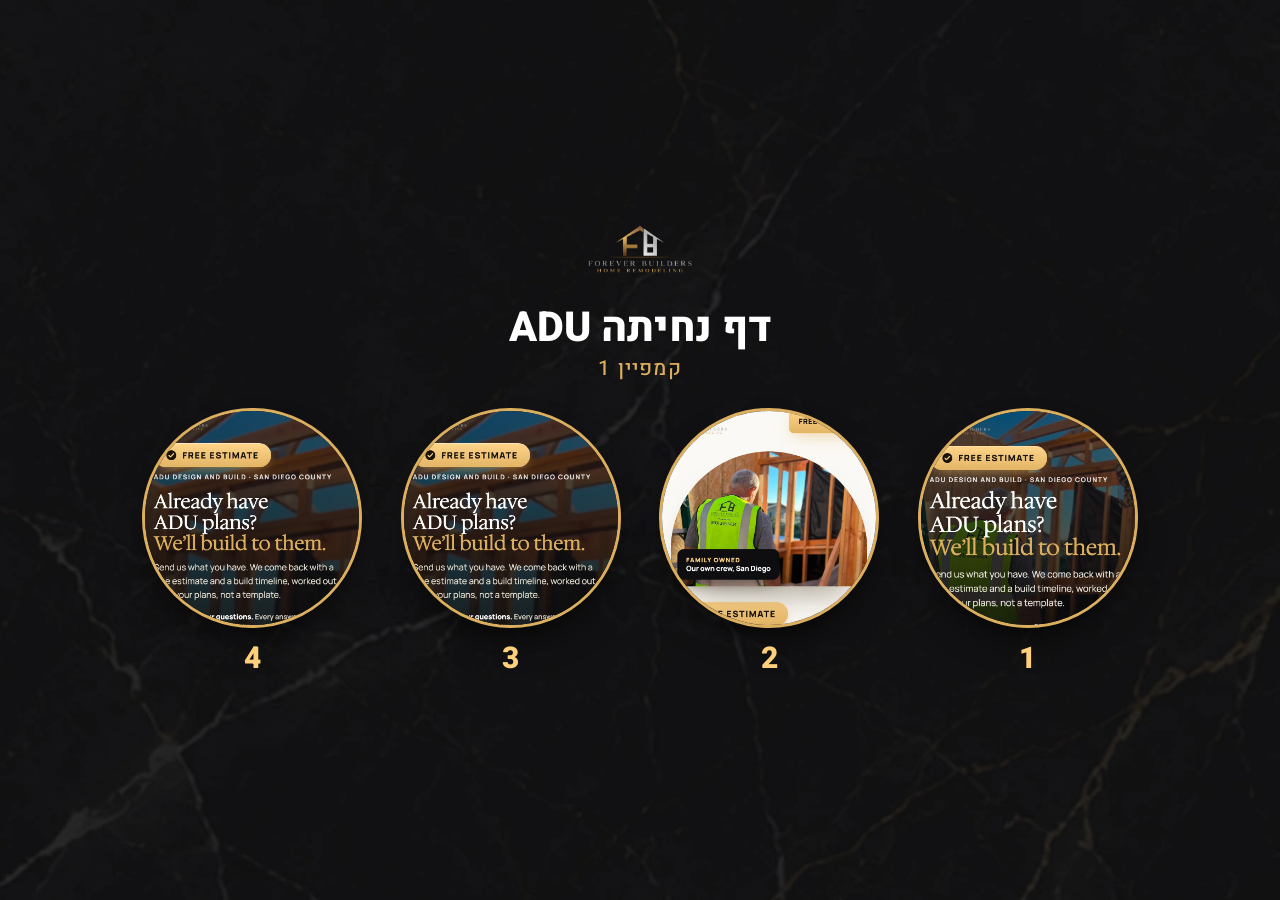
<file: index.html>
<!doctype html><html lang="he"><head><meta charset="utf-8"><meta name="robots" content="noindex,nofollow"><meta http-equiv="refresh" content="0;url=1-adu/"><title>Forever Builders</title></head><body><a href="1-adu/">1-adu</a></body></html>
</file>
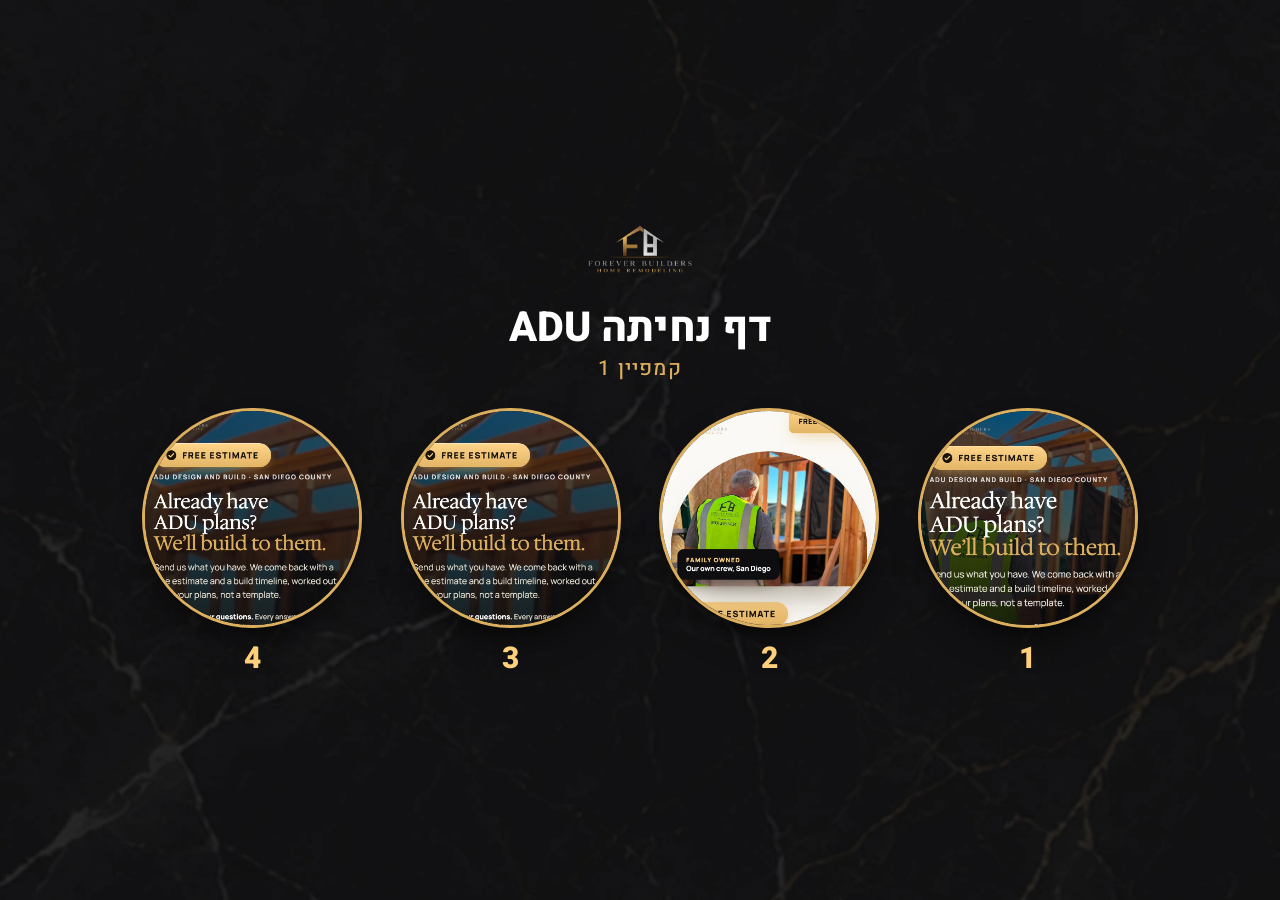
<file: 1-adu/index.html>
<!doctype html>
<html lang="he" dir="rtl">
<head>
<meta charset="utf-8">
<meta name="viewport" content="width=device-width,initial-scale=1,viewport-fit=cover">
<meta name="robots" content="noindex,nofollow">
<title>Forever Builders · ADU</title>
<link rel="preconnect" href="https://fonts.googleapis.com"><link rel="preconnect" href="https://fonts.gstatic.com" crossorigin>
<link href="https://fonts.googleapis.com/css2?family=Heebo:wght@500;800&display=swap" rel="stylesheet">
<style>
*{box-sizing:border-box}
html,body{height:100%}
body{margin:0;overflow:hidden;font:17px/1.4 Heebo,system-ui,sans-serif;color:#fff;background:#0b0b0c url(../_assets/site/wide-black-marble-bg.webp) center/cover;
  display:flex;flex-direction:column;align-items:center;justify-content:center;gap:clamp(14px,3svh,32px);padding:16px;height:100svh;text-align:center}
.logo{width:clamp(80px,12svh,120px)}
h1{margin:0;font-weight:800;font-size:clamp(26px,4.6svh,44px);line-height:1.1}
h1 small{display:block;font-weight:500;font-size:.5em;color:#DCAF5E;letter-spacing:.06em;margin-top:6px}
.pick{display:flex;gap:clamp(14px,3vw,40px);justify-content:center;align-items:center}
.v{display:flex;flex-direction:column;align-items:center;gap:10px;color:#fff;text-decoration:none}
.c{display:block;width:var(--d);height:var(--d);border-radius:50%;overflow:hidden;border:3px solid #DCAF5E;box-shadow:0 18px 40px -18px #000;transition:transform .2s}
.c img{width:100%;height:100%;object-fit:cover;object-position:50% 6%;display:block}
.v b{font-size:clamp(22px,3.4svh,30px);font-weight:800;color:#FFD07B}
.v:hover .c,.v:focus-visible .c{transform:scale(1.05)}
:root{--d:min(220px,19vw,30svh)}
@media (max-width:640px){
  .pick{display:grid;grid-template-columns:1fr 1fr;gap:clamp(10px,2.4svh,22px) 22px}
  .v{gap:6px}
  :root{--d:min(150px,38vw,23svh)}
}
</style>
</head>
<body>
  <img class="logo" src="../_assets/logo.png" alt="Forever Builders">
  <h1>דף נחיתה ADU<small>קמפיין 1</small></h1>
  <div class="pick">
    <a class="v" href="a/?pick=1"><span class="c"><img src="shots/1-adu-a-mob-hero.jpg" alt="גרסה 1"></span><b>1</b></a>
    <a class="v" href="b/?pick=1"><span class="c"><img src="shots/1-adu-b-mob-hero.jpg" alt="גרסה 2"></span><b>2</b></a>
    <a class="v" href="c/?pick=1"><span class="c"><img src="shots/1-adu-c-mob-hero.jpg" alt="גרסה 3"></span><b>3</b></a>
    <a class="v" href="d/?pick=1"><span class="c"><img src="shots/1-adu-d-mob-hero.jpg" alt="גרסה 4"></span><b>4</b></a>
  </div>
</body>
</html>
</file>
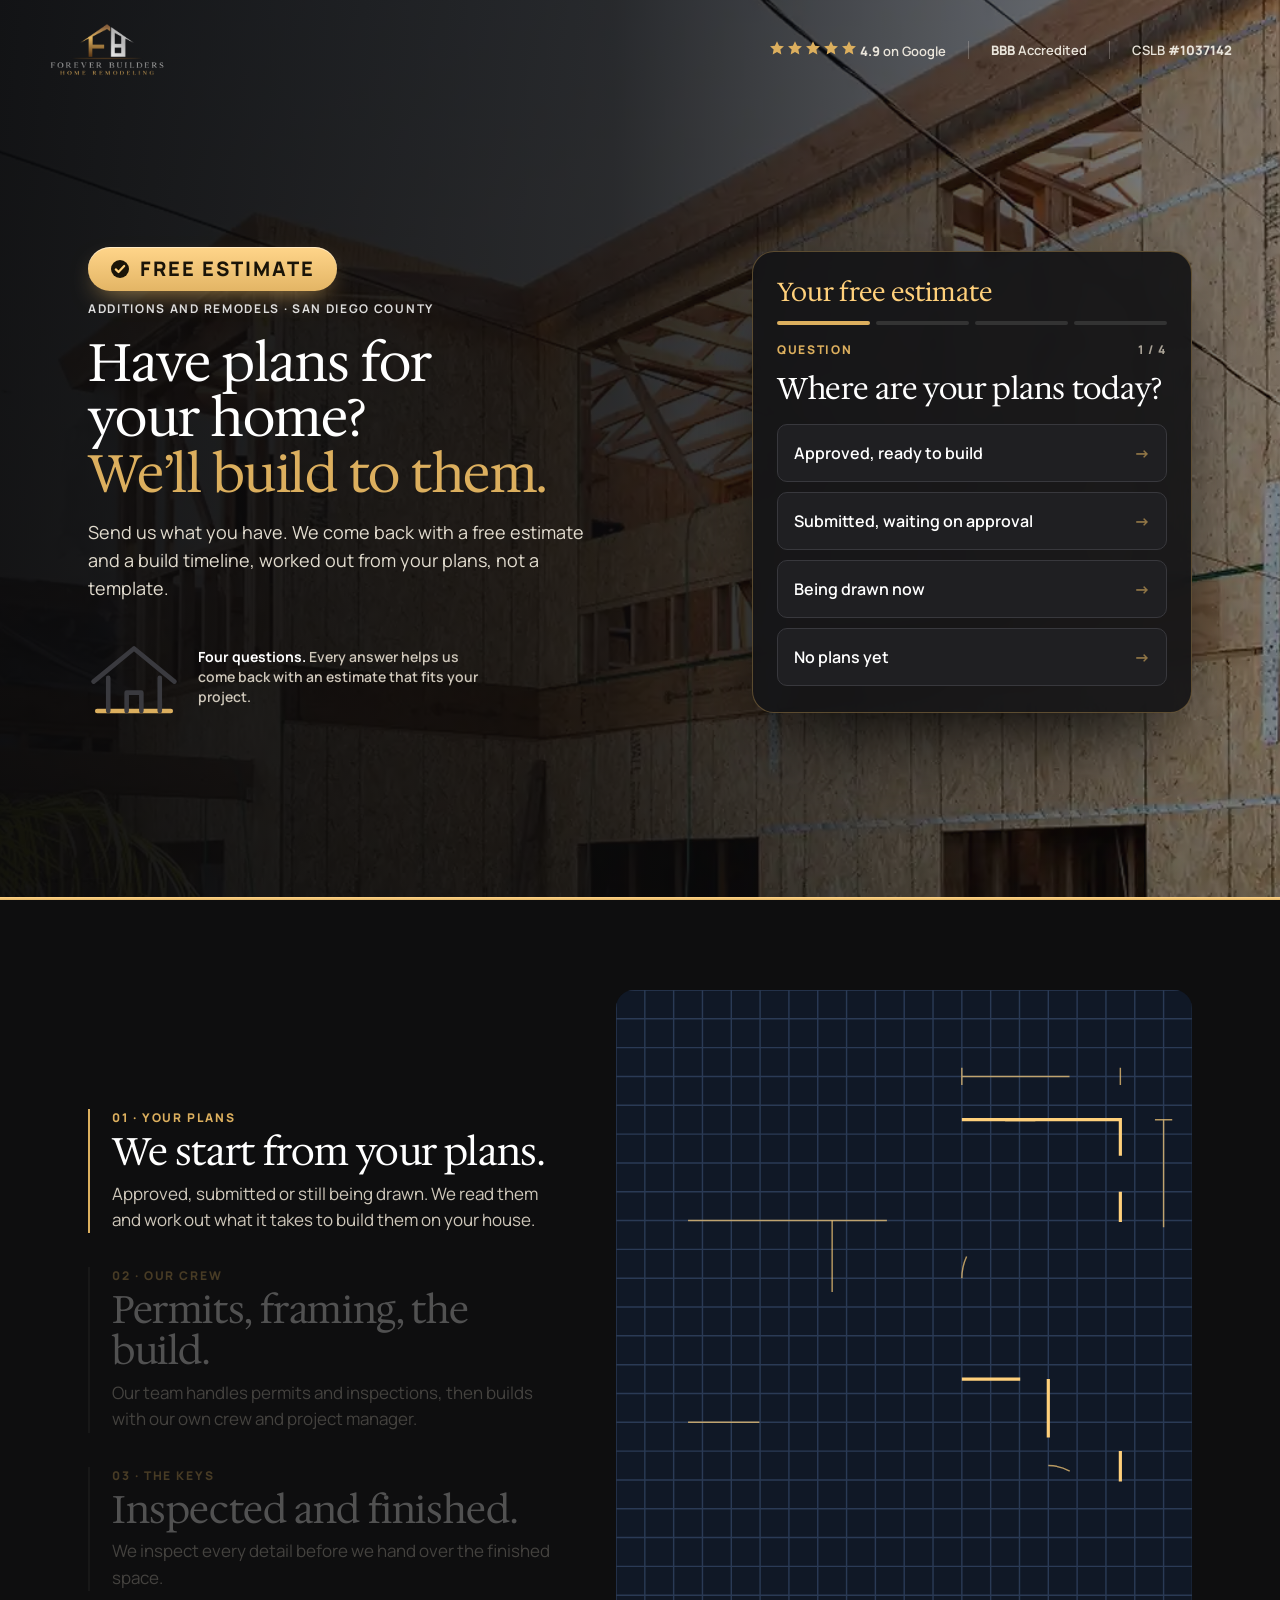
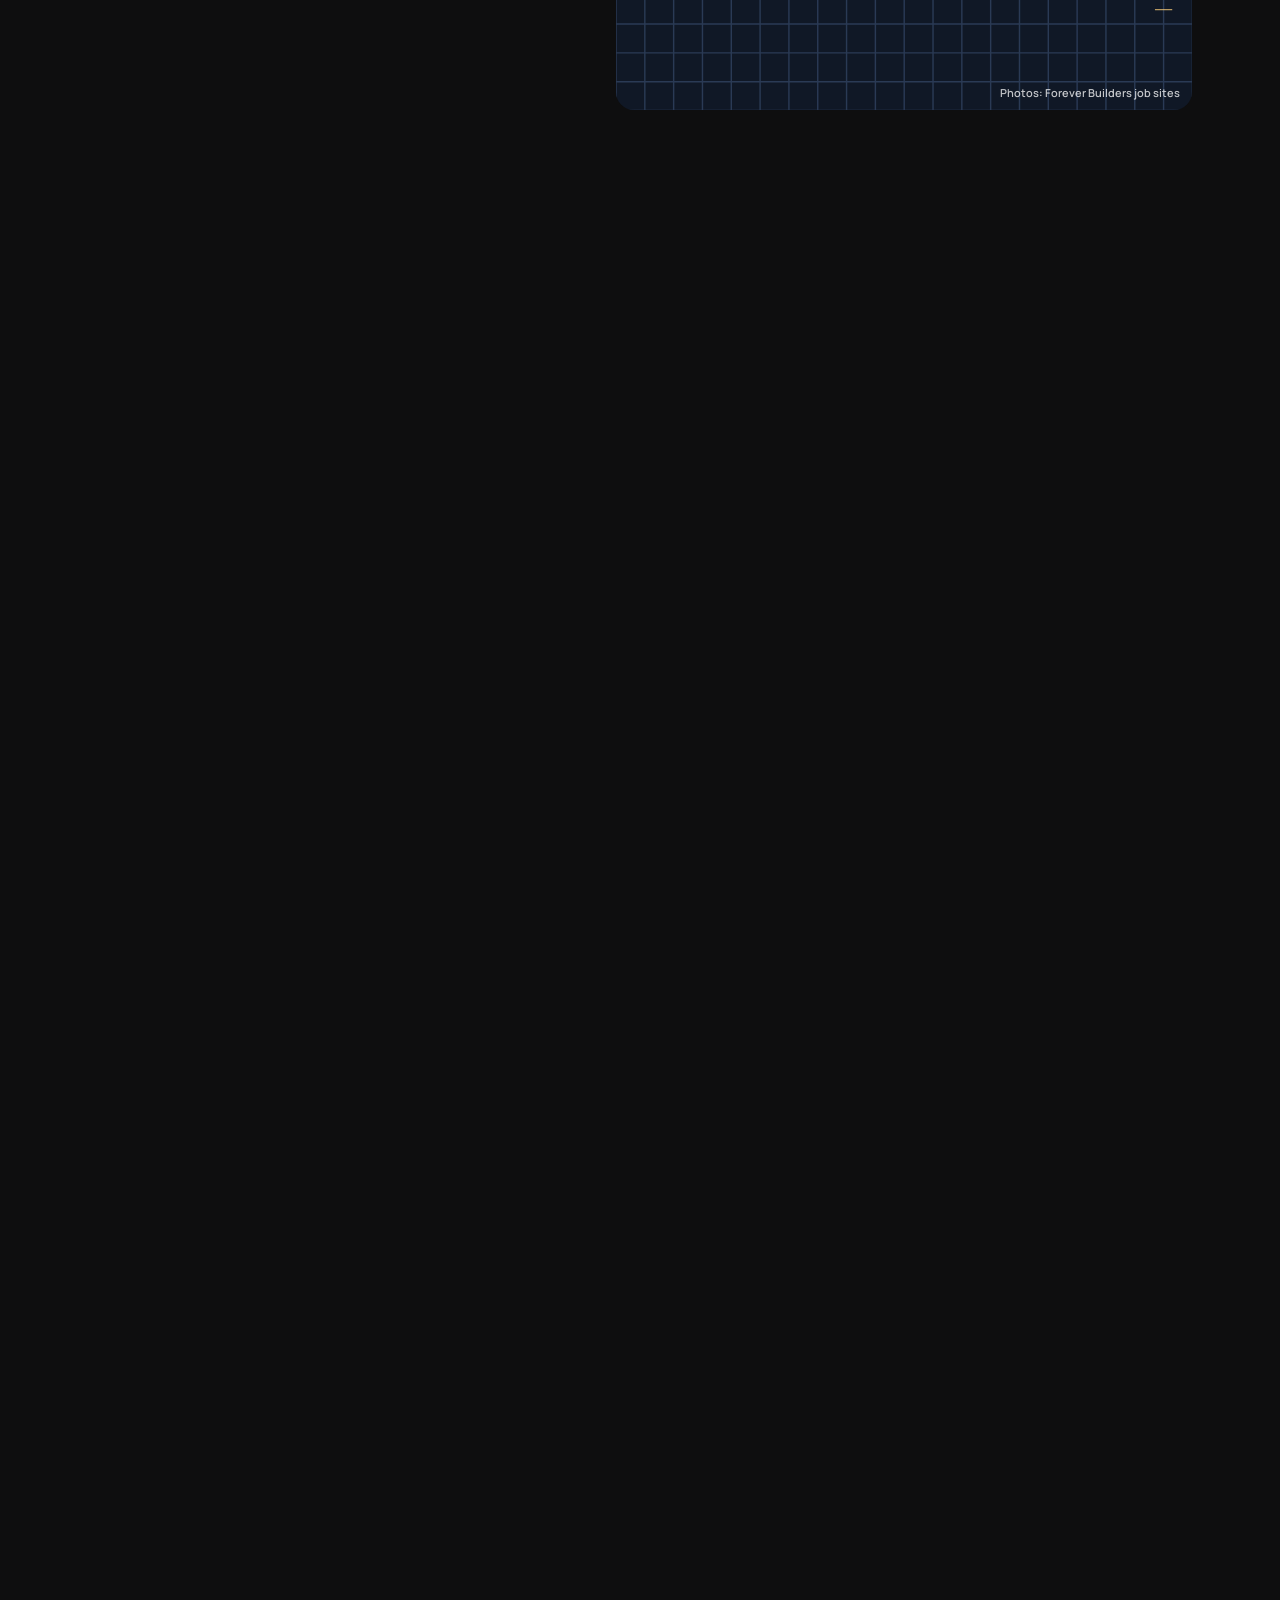
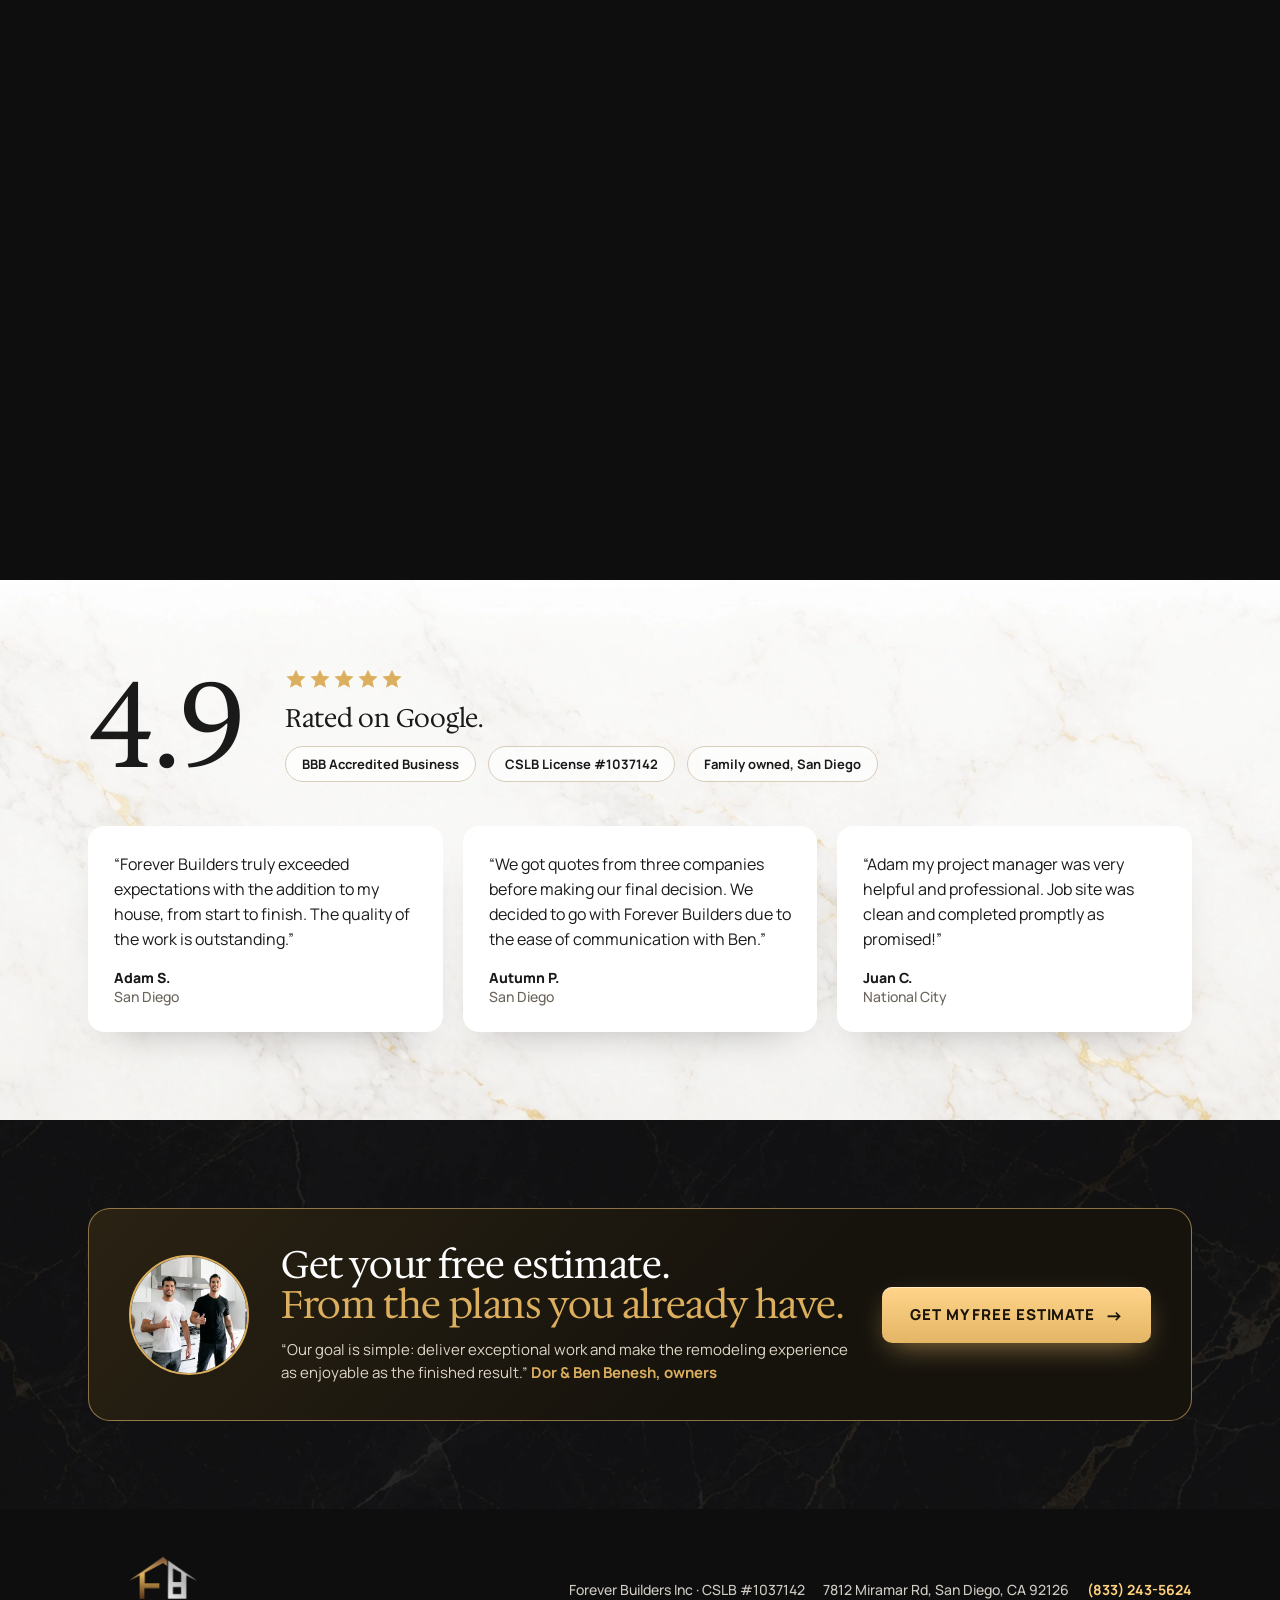
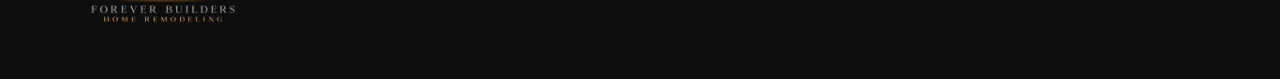
<file: 2-plans/index.html>
<!doctype html>
<html lang="en" data-page="plans" data-endpoint="" data-lead-endpoint="">
<head>
<meta charset="utf-8">
<meta name="viewport" content="width=device-width,initial-scale=1,viewport-fit=cover">
<meta name="robots" content="noindex,nofollow">
<title>Have plans? We build to them · Forever Builders</title>
<link rel="preconnect" href="https://fonts.googleapis.com"><link rel="preconnect" href="https://fonts.gstatic.com" crossorigin>
<link href="https://fonts.googleapis.com/css2?family=Hedvig+Letters+Serif:opsz@12..24&family=Manrope:wght@400;500;600;700;800&display=swap" rel="stylesheet">
<link rel="stylesheet" href="../_shared/fb.css">
<style>
body{background:var(--ink);color:#fff}
/* hero = the questionnaire */
.stage{position:relative;min-height:100svh;display:flex;flex-direction:column;overflow:hidden}
.stage .bg{position:absolute;inset:0;background:75% 30%/cover no-repeat;transform:scale(1.04)}
.stage .bg::after{content:"";position:absolute;inset:0;background:linear-gradient(90deg,rgba(10,10,11,.96) 0%,rgba(10,10,11,.86) 48%,rgba(10,10,11,.45) 100%)}
.bar{position:relative;z-index:2;display:flex;justify-content:space-between;align-items:center;padding:18px var(--gut)}
.bar img{width:118px}
.bar .proofrow{color:#e9e4da;font-size:13px}
.main{position:relative;z-index:2;flex:1;display:grid;grid-template-columns:1fr 440px;gap:64px;align-items:center;width:100%;max-width:var(--max);margin:0 auto;padding:12px var(--gut) 48px}
.main h1{font-size:clamp(40px,4.1vw,60px)}
.main .sub{font-size:18px;color:#e2dccf;margin-top:18px;max-width:28em}
.house{margin-top:34px;display:flex;align-items:center;gap:18px}
.house svg{width:92px;height:80px;flex:none}
.house path{fill:none;stroke-width:5;stroke-linecap:round;stroke-linejoin:round;stroke:#3a3a3f;transition:stroke .45s}
.house .on{stroke:var(--gold)}
.house .rf.on{stroke:url(#gg)}
.house p{font:600 14px/1.45 var(--sans);color:#cfc8bb;max-width:20em}
.house b{color:#fff}
.quiz{background:rgba(20,20,22,.92);backdrop-filter:blur(8px);border:1px solid rgba(220,175,94,.35);border-radius:22px;padding:26px 24px;box-shadow:0 40px 80px -30px #000}
.qhead{display:flex;justify-content:space-between;font:800 12px var(--sans);letter-spacing:.14em;text-transform:uppercase;color:var(--gold);margin-bottom:14px}
.qhead span:last-child{color:#a9a296}
.quiz .fb-q{font:400 30px/1.12 var(--serif);margin-bottom:18px}
.quiz .opts{gap:10px}
.quiz .opt{background:#1f1f22;border-color:#38383d;color:#fff;min-height:58px;font-size:16px;justify-content:space-between}
.quiz .opt::before{display:none}
.quiz .opt::after{content:"→";color:var(--gold);font-weight:800;opacity:.6}
.quiz .opt[aria-pressed="true"]{border-color:var(--gold);background:#2a2418}
.quiz .fb-field input{background:#1f1f22;border-color:#38383d;color:#fff}
.quiz .fb-step[hidden]{display:none}
.quiz .back{background:none;border:0;color:#a9a296;font:700 14px var(--sans);padding:12px 0 0;cursor:pointer}
.quiz .fb-fine{color:#a9a296}
.quiz-title{font:400 26px/1.1 var(--serif);color:var(--gold-hi);margin:0 0 14px}
.dots{display:flex;gap:6px;margin-bottom:16px}
.dots i{flex:1;height:4px;border-radius:2px;background:#333}
.quiz[data-at="0"] .dots i:nth-child(-n+1),.quiz[data-at="1"] .dots i:nth-child(-n+2),.quiz[data-at="2"] .dots i:nth-child(-n+3),.quiz[data-at="3"] .dots i{background:var(--gold)}
/* signature: plans -> framing -> finished */
.build{position:relative;height:320vh;background:var(--ink)}
.build .stick{position:sticky;top:0;height:100vh;display:grid;grid-template-columns:.9fr 1.1fr;gap:56px;align-items:center}
.stages{list-style:none;margin:0;padding:0;display:grid;gap:34px}
.stages li{opacity:.28;transition:opacity .35s;border-left:2px solid #333;padding-left:22px}
.stages li.on{opacity:1;border-color:var(--gold)}
.stages .n{font:800 12px var(--sans);letter-spacing:.16em;color:var(--gold)}
.stages h3{font-size:clamp(26px,3vw,40px);margin:6px 0 8px}
.stages p{color:#cfc8bb;max-width:26em}
.frame{position:relative;aspect-ratio:4/5;max-height:82vh;border-radius:18px;overflow:hidden;background:#101826;justify-self:end;width:100%}
.frame img{position:absolute;inset:0;width:100%;height:100%;object-fit:cover;opacity:0}
.frame svg{position:absolute;inset:0;width:100%;height:100%}
.frame .bp{stroke:var(--gold-hi);fill:none;stroke-width:2.2}
.frame .bp.thin{stroke-width:1;opacity:.7}
.frame text{fill:var(--gold-hi);font:700 11px var(--sans);letter-spacing:.14em}
.frame .grid{stroke:#2a3a55;stroke-width:1}
.frame figcaption{position:absolute;right:12px;bottom:10px;font:600 11px var(--sans);opacity:.75;z-index:2}
.build-head{position:absolute;top:0;left:0;right:0}

/* reviews on ivory marble */
.rev{background:var(--ivory) url(../_assets/site/white-marble-bg.webp) center/cover;color:var(--text);padding:88px 0}
.rev-top{display:grid;grid-template-columns:auto 1fr;gap:40px;align-items:center;margin-bottom:44px}
.big{font-family:var(--serif);font-size:120px;line-height:.85}
.rev-top .stars svg{width:22px;height:22px}
.badges{display:flex;flex-wrap:wrap;gap:12px;margin-top:14px}
.badge{border:1px solid #d8cdb8;background:rgba(255,255,255,.7);border-radius:999px;padding:8px 16px;font:700 13px var(--sans)}
.quotes{display:grid;grid-template-columns:repeat(3,1fr);gap:20px}
.q{background:#fff;border-radius:16px;padding:26px;box-shadow:0 20px 40px -28px rgba(0,0,0,.35);display:flex;flex-direction:column;gap:16px}
.q p{font-size:16px}
.q cite{font:800 14px var(--sans);font-style:normal;margin-top:auto}
.q cite span{display:block;font-weight:500;color:var(--mute)}

/* owners + the offer, the peak */
.own{background:var(--ink) url(../_assets/site/wide-black-marble-bg.webp) center/cover;padding:88px 0}
.peak{border-radius:22px;padding:36px 40px;background:linear-gradient(135deg,#2a2213,#16130d 60%);border:1px solid rgba(255,208,123,.5);display:grid;grid-template-columns:auto 1fr auto;gap:32px;align-items:center}
.ownimg{width:120px;height:120px;border-radius:50%;object-fit:cover;object-position:50% 18%;border:2px solid var(--gold)}
.peak h2{font-size:clamp(28px,3vw,42px)}
.oq{color:#ddd5c6;margin-top:12px;font-size:15px;max-width:40em}
.oq b{color:var(--gold);font-weight:700;white-space:nowrap}
@media (max-width:900px){
  .stage{min-height:auto}
  .stage .bg::after{background:linear-gradient(180deg,rgba(10,10,11,.6) 0%,rgba(10,10,11,.9) 40%,#0a0a0b 70%)}
  .bar{padding:14px var(--gut)}.bar img{width:100px}
  .bar .proofrow{display:none}
  .main{grid-template-columns:1fr;gap:22px;padding:4px var(--gut) 40px}
  .main h1{font-size:36px}
  .main .sub{font-size:16px;margin-top:12px}
  .house{margin-top:18px}.house svg{width:64px;height:56px}.house p{font-size:13px}
  .quiz{padding:20px 16px}
  .quiz .fb-q{font-size:25px}
  .mproof{display:flex!important}
  .build{height:240vh}
  .build .stick{grid-template-columns:1fr;grid-template-rows:auto 1fr;gap:18px;align-content:start;padding-top:18px}
  .frame{max-height:none;height:58vh;aspect-ratio:auto;order:-1}
  .stages{gap:0;position:relative;min-height:170px}
  .stages li{position:absolute;inset:0 0 auto 0;opacity:0;border:0;padding:0}
  .stages li.on{opacity:1}
  .rev,.own{padding:56px 0}
  .rev-top{grid-template-columns:1fr;gap:10px}
  .big{font-size:88px}
  .quotes{grid-template-columns:1fr}
  .peak{grid-template-columns:1fr;gap:18px;padding:26px 20px}
  .ownimg{width:84px;height:84px}
  .peak .btn{width:100%}
}
.mproof{display:none;justify-content:center;gap:8px 14px;flex-wrap:wrap;font:600 12.5px var(--sans);color:#cfc8bb;margin-top:14px}
.stage::after{content:"";position:absolute;left:0;right:0;bottom:0;height:3px;background:var(--gold-grad);z-index:3}
@media (prefers-reduced-motion:reduce){
  .build{height:auto}.build .stick{position:static;height:auto;padding:64px 0}
  .stages li{position:static!important;opacity:1!important}
  .frame img.fin{opacity:1}
}
</style>
<script src="copy.js"></script>
<script src="../_shared/fb.js" defer></script>
</head>
<body>
<svg width="0" height="0" style="position:absolute"><defs><linearGradient id="gg" x1="0" x2="1"><stop offset="0" stop-color="#FFD58A"/><stop offset="1" stop-color="#B98A3E"/></linearGradient></defs><symbol id="st" viewBox="0 0 20 20"><path fill="currentColor" d="M10 1.5l2.6 5.6 6.1.7-4.5 4.2 1.2 6L10 15l-5.4 3 1.2-6L1.3 7.8l6.1-.7z"/></symbol></svg>

<section class="stage">
  <div class="bg" data-k-bg="hero" style="background-image:url(../_assets/site/my-forever-builders-room-addition-project-slider-1.webp)"></div>
  <div class="bar">
    <img src="../_assets/logo.png" alt="Forever Builders Home Remodeling">
    <div class="proofrow"><span><span class="stars"><svg><use href="#st"/></svg><svg><use href="#st"/></svg><svg><use href="#st"/></svg><svg><use href="#st"/></svg><svg><use href="#st"/></svg></span> <b>4.9</b> on Google</span><span class="sep"></span><span><b>BBB</b> Accredited</span><span class="sep"></span><span>CSLB <b>#1037142</b></span></div>
  </div>
  <div class="main">
    <div>
      <div class="offer-tag"><span class="ot-main"><svg viewBox="0 0 20 20" aria-hidden="true"><circle cx="10" cy="10" r="9" fill="#1a1408"/><path d="M5.8 10.4l2.7 2.6 5.7-6" fill="none" stroke="#FFD07B" stroke-width="2.2" stroke-linecap="round" stroke-linejoin="round"/></svg>Free estimate</span><span class="ot-sub" data-k="eyebrow">Additions and remodels · San Diego County</span></div>
      <h1 data-k="h1" style="margin-top:18px">Have plans for your&nbsp;home?<span class="pk">We’ll build to them.</span></h1>
      <p class="sub" data-k="sub">Send us what you have. We come back with a free estimate and a build timeline, worked out from your plans, not a template.</p>
      <div class="house" aria-hidden="true">
        <svg viewBox="0 0 100 86"><path class="p0" d="M10 80H90"/><path class="p1" d="M22 80V44M78 80V44"/><path class="p2 rf" d="M6 48L50 12L94 48"/><path class="p3" d="M42 80V60H58V80"/></svg>
        <p><b>Four questions.</b> Every answer helps us come back with an estimate that fits your project.</p>
      </div>
    </div>
    <form class="quiz" id="quiz" data-fbform data-wizard data-thanks="thanks/" novalidate>
      <div class="quiz-title">Your free estimate</div>
      <div class="dots"><i></i><i></i><i></i><i></i></div>
      <div class="fb-step" role="group" data-step="plans">
        <div class="qhead"><span>Question</span><span>1 / 4</span></div>
        <h2 class="fb-q">Where are your plans today?</h2>
        <div class="opts">
          <button class="opt" data-opt="approved">Approved, ready to build</button>
          <button class="opt" data-opt="submitted">Submitted, waiting on approval</button>
          <button class="opt" data-opt="drawing">Being drawn now</button>
          <button class="opt" data-opt="none">No plans yet</button>
        </div>
      </div>
      <div class="fb-step" role="group" data-step="type">
        <div class="qhead"><span>Question</span><span>2 / 4</span></div>
        <h2 class="fb-q">What is the project?</h2>
        <div class="opts">
          <button class="opt" data-opt="addition">A room addition</button>
          <button class="opt" data-opt="second">A second story</button>
          <button class="opt" data-opt="remodel">A remodel inside the house</button>
          <button class="opt" data-opt="code">Bringing older work up to code</button>
          <button class="opt" data-opt="other">Something else</button>
        </div>
        <button type="button" class="back" data-back>← Back</button>
      </div>
      <div class="fb-step" role="group" data-step="timing">
        <div class="qhead"><span>Question</span><span>3 / 4</span></div>
        <h2 class="fb-q">When would you like to start?</h2>
        <div class="opts">
          <button class="opt" data-opt="0-3">In the next 3 months</button>
          <button class="opt" data-opt="3-6">In 3 to 6 months</button>
          <button class="opt" data-opt="6-12">In 6 to 12 months</button>
          <button class="opt" data-opt="exploring">Just exploring</button>
        </div>
        <button type="button" class="back" data-back>← Back</button>
      </div>
      <div class="fb-step" role="group" data-step="contact">
        <div class="qhead"><span>Last step</span><span>4 / 4</span></div>
        <h2 class="fb-q">Who do we call?</h2>
        <label class="fb-field"><span>Full name</span><input name="name" autocomplete="name" required data-focus></label>
        <div class="row2">
          <label class="fb-field"><span>Phone</span><input name="phone" type="tel" inputmode="tel" autocomplete="tel" required></label>
          <label class="fb-field"><span>Property ZIP</span><input name="zip" inputmode="numeric" maxlength="5" autocomplete="postal-code" required></label>
        </div>
        <label class="fb-field"><span>Email</span><input name="email" type="email" autocomplete="email" required></label>
        <label class="fb-file"><span data-fname>Plans or photos? Attach them (optional)</span><input type="file" name="plans" accept=".pdf,image/*"></label>
        <button class="btn btn-wide" type="submit"><span data-k="cta">Get my free estimate</span> <span class="arr">→</span></button>
        <button type="button" class="back" data-back>← Back</button>
      </div>
      <div class="mproof"><span><span class="stars"><svg><use href="#st"/></svg><svg><use href="#st"/></svg><svg><use href="#st"/></svg><svg><use href="#st"/></svg><svg><use href="#st"/></svg></span> <b>4.9</b> on Google</span><span><b>BBB</b> Accredited</span><span>CSLB #1037142</span></div>
    </form>
  </div>
</section>

<section class="build" id="build" aria-label="From plans to a finished build">
  <div class="wrap stick">
    <ol class="stages">
      <li class="on"><div class="n">01 · YOUR PLANS</div><h3>We start from your plans.</h3><p>Approved, submitted or still being drawn. We read them and work out what it takes to build them on your house.</p></li>
      <li><div class="n">02 · OUR CREW</div><h3>Permits, framing, the build.</h3><p>Our team handles permits and inspections, then builds with our own crew and project manager.</p></li>
      <li><div class="n">03 · THE KEYS</div><h3>Inspected and finished.</h3><p>We inspect every detail before we hand over the finished space.</p></li>
    </ol>
    <figure class="frame" style="margin:0">
      <svg viewBox="0 0 400 500" preserveAspectRatio="xMidYMid slice" aria-hidden="true">
        <g class="grid" id="bpgrid"></g>
        <g id="bp">
          <path class="bp thin" d="M50 160H240V430H50Z"/>
          <path class="bp thin" d="M50 300H240M150 160V300"/>
          <path class="bp" d="M240 90H350V430H240Z"/>
          <path class="bp" d="M240 270H350M300 270V430"/>
          <path class="bp thin" d="M240 200a36 36 0 0 1 36-36M300 330a30 30 0 0 1 30 30"/>
          <path class="bp" d="M270 90h50M350 140v50M350 320v40" stroke-width="5"/>
          <path class="bp thin" d="M240 60H350M240 54v12M350 54v12M380 90V430M374 90h12M374 430h12"/>
          <text x="92" y="240">HOUSE</text><text x="262" y="190">NEW ROOM</text><text x="250" y="360">BATH</text><text x="312" y="400">HALL</text>
        </g>
      </svg>
      <img class="frm" src="../_assets/site/my-forever-builders-room-addition-project-slider-2.webp" alt="Framing an addition on a Forever Builders job" loading="lazy">
      <img class="fin" src="../_assets/site/my-forever-builders-room-addition-family-room.webp" alt="A finished family room by Forever Builders" loading="lazy">
      <figcaption>Photos: Forever Builders job sites</figcaption>
    </figure>
  </div>
</section>


<section class="rev">
  <div class="wrap">
    <div class="rev-top">
      <div class="big">4.9</div>
      <div>
        <span class="stars"><svg><use href="#st"/></svg><svg><use href="#st"/></svg><svg><use href="#st"/></svg><svg><use href="#st"/></svg><svg><use href="#st"/></svg></span>
        <h2 style="margin-top:8px">Rated on Google.</h2>
        <div class="badges"><span class="badge">BBB Accredited Business</span><span class="badge">CSLB License #1037142</span><span class="badge">Family owned, San Diego</span></div>
      </div>
    </div>
    <div class="quotes">
      <figure class="q" style="margin:0"><p>“Forever Builders truly exceeded expectations with the addition to my house, from start to finish. The quality of the work is outstanding.”</p><cite>Adam S.<span>San Diego</span></cite></figure>
      <figure class="q" style="margin:0"><p>“We got quotes from three companies before making our final decision. We decided to go with Forever Builders due to the ease of communication with Ben.”</p><cite>Autumn P.<span>San Diego</span></cite></figure>
      <figure class="q" style="margin:0"><p>“Adam my project manager was very helpful and professional. Job site was clean and completed promptly as promised!”</p><cite>Juan C.<span>National City</span></cite></figure>
    </div>
  </div>
</section>

<section class="own">
  <div class="wrap">
    <div class="peak">
      <img class="ownimg" src="../_assets/site/dor-and-segev-my-forever-builders-owners.jpg" alt="Dor and Ben Benesh, owners of Forever Builders" loading="lazy">
      <div>
        <h2>Get your free estimate.<span class="pk">From the plans you already have.</span></h2>
        <p class="oq">“Our goal is simple: deliver exceptional work and make the remodeling experience as enjoyable as the finished result.” <b>Dor &amp; Ben Benesh, owners</b></p>
      </div>
      <a class="btn" href="#quiz" data-goto="#quiz" data-from="peak">Get my free estimate <span class="arr">→</span></a>
    </div>
  </div>
</section>

<footer class="foot">
  <div class="wrap">
    <img src="../_assets/logo.png" alt="Forever Builders">
    <div class="legal"><span>Forever Builders Inc · CSLB #1037142</span><span>7812 Miramar Rd, San Diego, CA 92126</span><a href="tel:+18332435624">(833) 243-5624</a></div>
  </div>
</footer>

<script>
/* blueprint grid + scroll-driven stages */
(function(){
  var g=document.getElementById('bpgrid'),s='';for(var x=0;x<=400;x+=20)s+='<path d="M'+x+' 0V500"/>';for(var y=0;y<=500;y+=20)s+='<path d="M0 '+y+'H400"/>';g.innerHTML=s;
  var paths=[].slice.call(document.querySelectorAll('#bp path')),L=paths.map(function(p){var l=p.getTotalLength();p.style.strokeDasharray=l;p.style.strokeDashoffset=l;return l});
  var sec=document.getElementById('build'),li=[].slice.call(sec.querySelectorAll('.stages li')),frm=sec.querySelector('.frm'),fin=sec.querySelector('.fin'),bp=document.getElementById('bp');
  var labels=[].slice.call(sec.querySelectorAll('#bp text'));
  if(matchMedia('(prefers-reduced-motion: reduce)').matches){paths.forEach(function(p){p.style.strokeDashoffset=0});return}
  function cl(v){return v<0?0:v>1?1:v}
  function tick(){
    var r=sec.getBoundingClientRect(),p=cl(-r.top/(r.height-innerHeight));
    var d=0.15+0.85*cl(p/0.3);paths.forEach(function(el,i){el.style.strokeDashoffset=L[i]*(1-d)});labels.forEach(function(t){t.style.opacity=d>.8?1:0});
    frm.style.opacity=cl((p-0.33)/0.12);fin.style.opacity=cl((p-0.68)/0.12);
    bp.style.opacity=1-0.75*cl((p-0.33)/0.12);g.style.opacity=1-cl((p-0.33)/0.12);
    var k=p<0.33?0:p<0.68?1:2;li.forEach(function(e,i){e.classList.toggle('on',i===k)});
  }
  addEventListener('scroll',function(){requestAnimationFrame(tick)},{passive:true});addEventListener('resize',tick);tick();
})();
/* the brand house builds with each answer: ground, walls, roof, door */
(function(){
  var f=document.getElementById('quiz'),parts=[0,1,2,3].map(function(i){return document.querySelector('.house .p'+i)});
  function paint(){var at=+f.getAttribute('data-at')||0;parts.forEach(function(p,i){p.classList.toggle('on',i<=at)})}
  new MutationObserver(paint).observe(f,{attributes:true,attributeFilter:['data-at']});paint();
})();
</script>
</body>
</html>
</file>
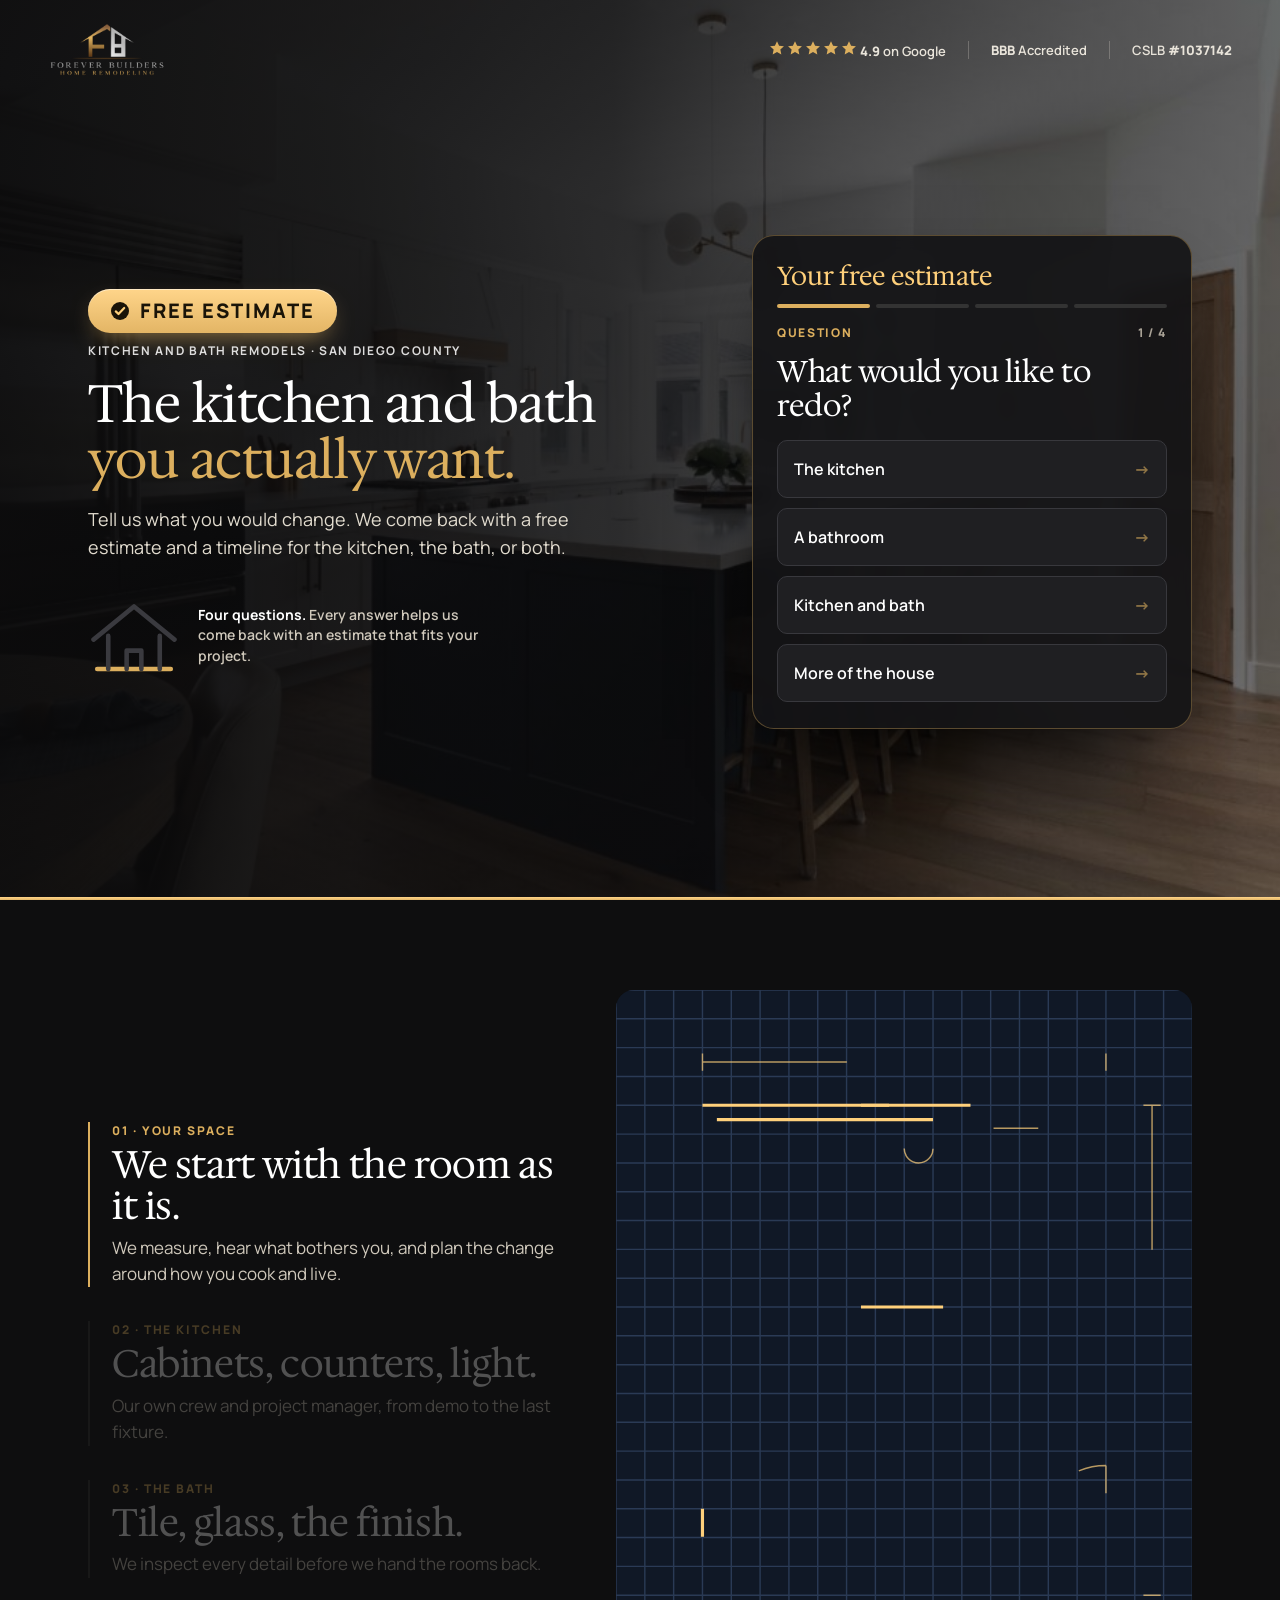
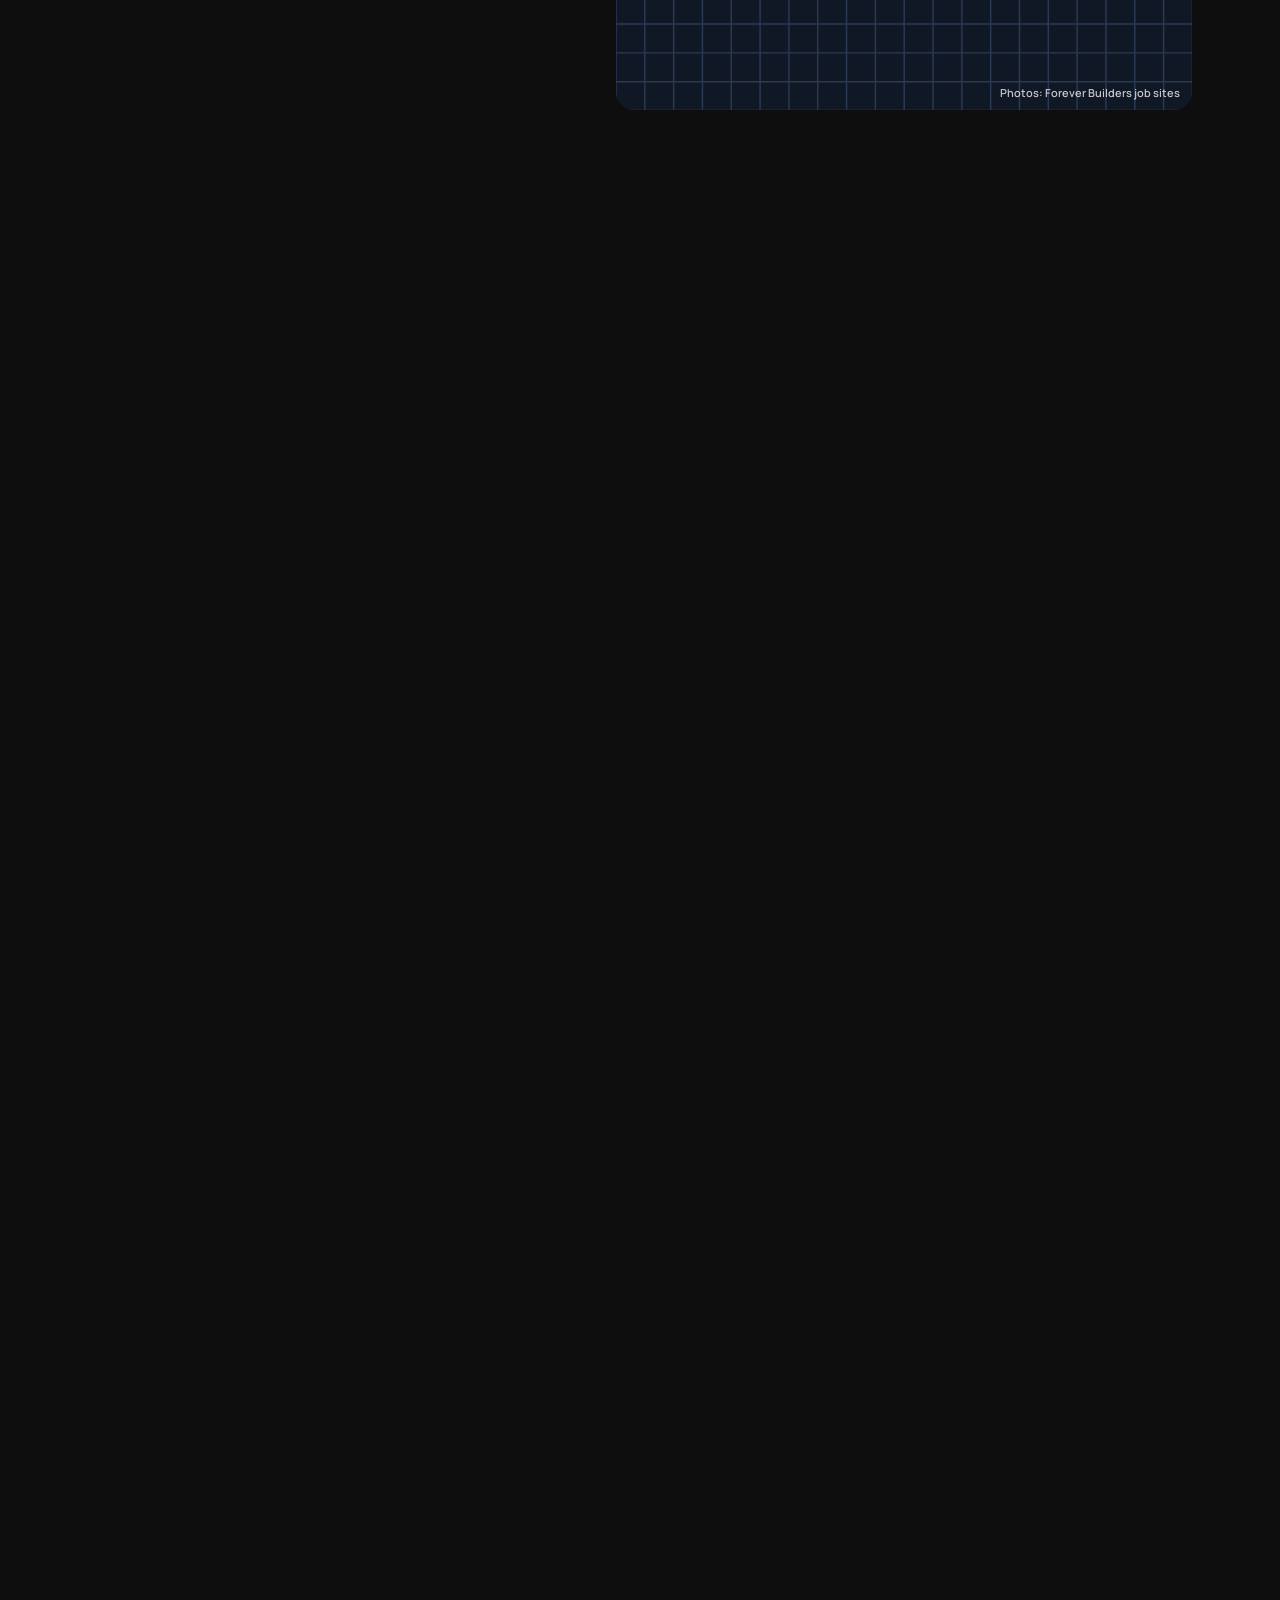
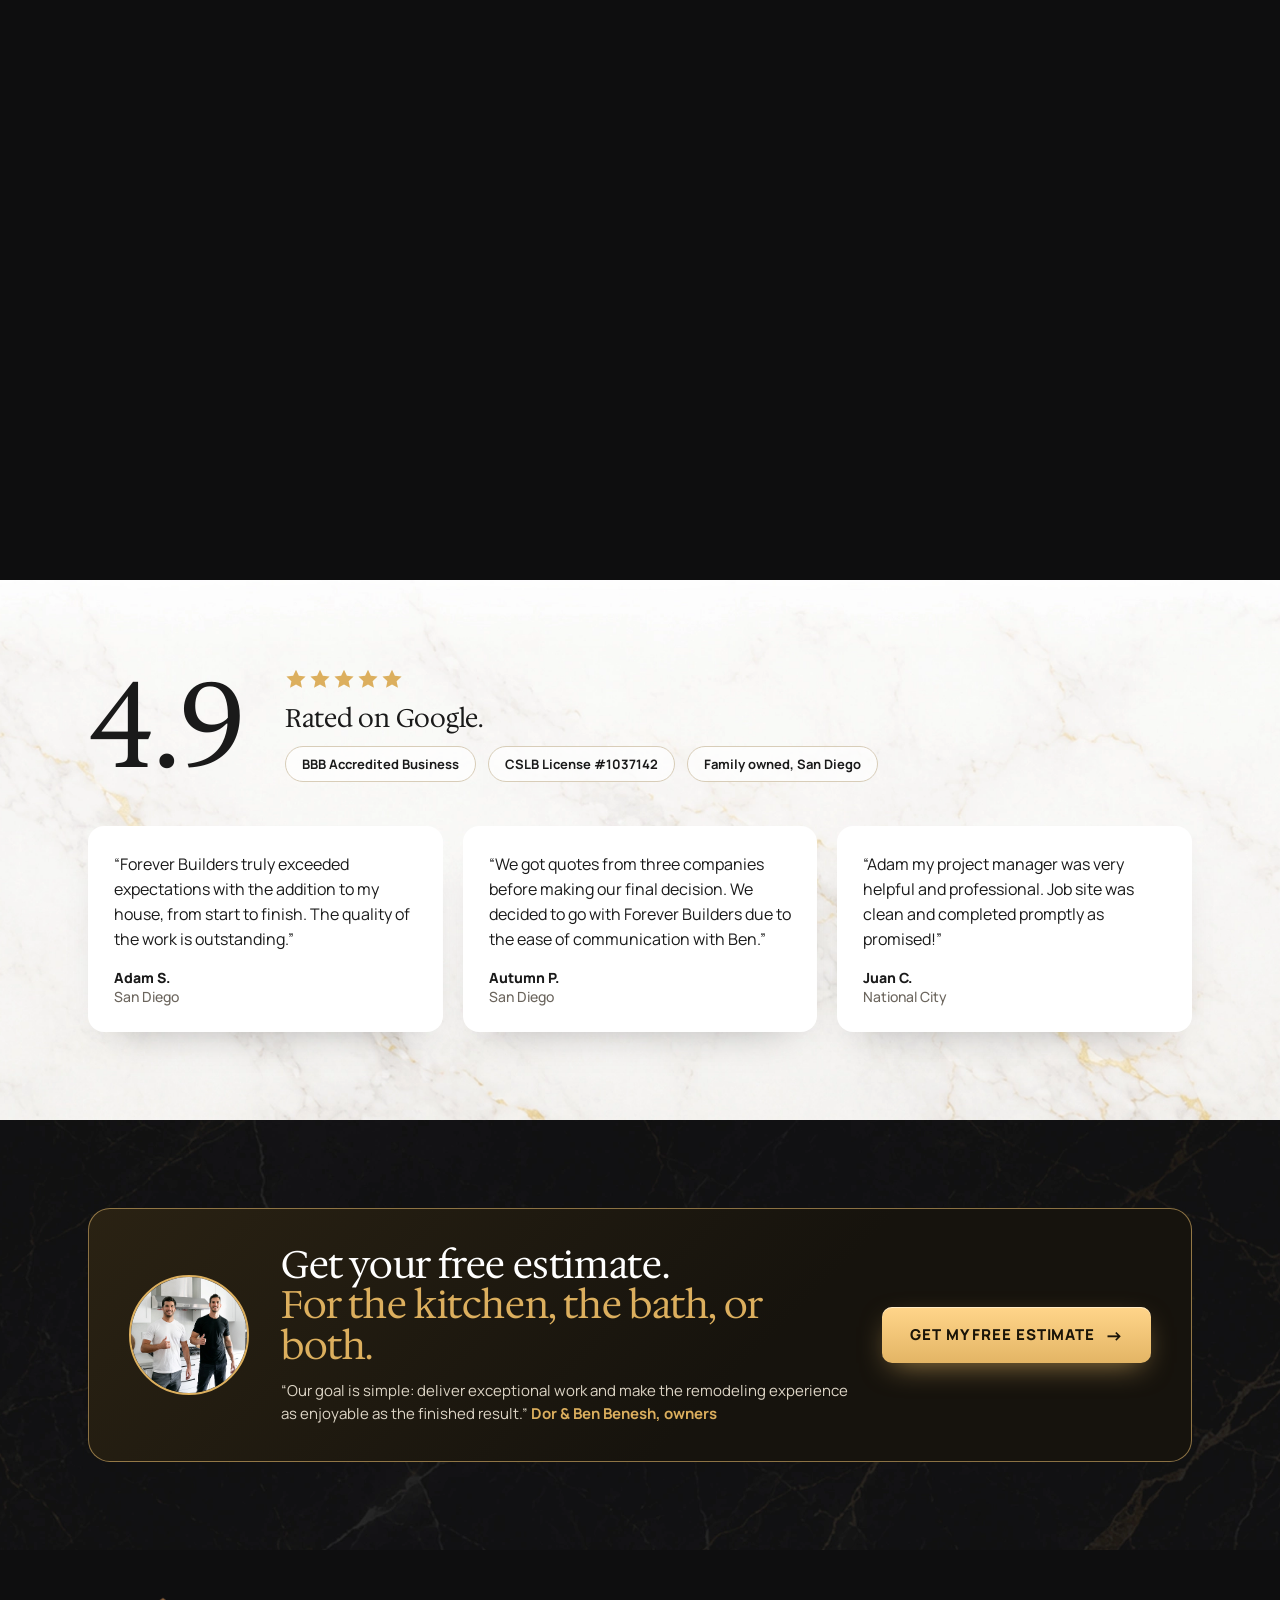
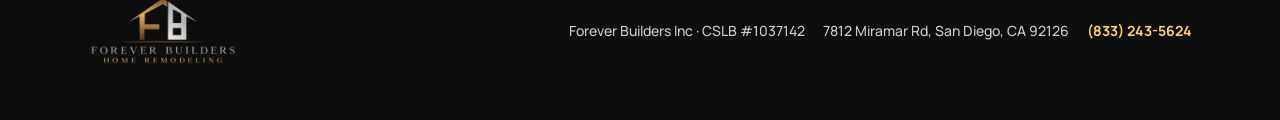
<file: 3-kitchen-bath/index.html>
<!doctype html>
<html lang="en" data-page="kitchen" data-endpoint="" data-lead-endpoint="">
<head>
<meta charset="utf-8">
<meta name="viewport" content="width=device-width,initial-scale=1,viewport-fit=cover">
<meta name="robots" content="noindex,nofollow">
<title>The kitchen and bath you want · Forever Builders</title>
<link rel="preconnect" href="https://fonts.googleapis.com"><link rel="preconnect" href="https://fonts.gstatic.com" crossorigin>
<link href="https://fonts.googleapis.com/css2?family=Hedvig+Letters+Serif:opsz@12..24&family=Manrope:wght@400;500;600;700;800&display=swap" rel="stylesheet">
<link rel="stylesheet" href="../_shared/fb.css">
<style>
body{background:var(--ink);color:#fff}
/* hero = the questionnaire */
.stage{position:relative;min-height:100svh;display:flex;flex-direction:column;overflow:hidden}
.stage .bg{position:absolute;inset:0;background:75% 30%/cover no-repeat;transform:scale(1.04)}
.stage .bg::after{content:"";position:absolute;inset:0;background:linear-gradient(90deg,rgba(10,10,11,.96) 0%,rgba(10,10,11,.86) 48%,rgba(10,10,11,.45) 100%)}
.bar{position:relative;z-index:2;display:flex;justify-content:space-between;align-items:center;padding:18px var(--gut)}
.bar img{width:118px}
.bar .proofrow{color:#e9e4da;font-size:13px}
.main{position:relative;z-index:2;flex:1;display:grid;grid-template-columns:1fr 440px;gap:64px;align-items:center;width:100%;max-width:var(--max);margin:0 auto;padding:12px var(--gut) 48px}
.main h1{font-size:clamp(40px,4.1vw,60px)}
.main .sub{font-size:18px;color:#e2dccf;margin-top:18px;max-width:28em}
.house{margin-top:34px;display:flex;align-items:center;gap:18px}
.house svg{width:92px;height:80px;flex:none}
.house path{fill:none;stroke-width:5;stroke-linecap:round;stroke-linejoin:round;stroke:#3a3a3f;transition:stroke .45s}
.house .on{stroke:var(--gold)}
.house .rf.on{stroke:url(#gg)}
.house p{font:600 14px/1.45 var(--sans);color:#cfc8bb;max-width:20em}
.house b{color:#fff}
.quiz{background:rgba(20,20,22,.92);backdrop-filter:blur(8px);border:1px solid rgba(220,175,94,.35);border-radius:22px;padding:26px 24px;box-shadow:0 40px 80px -30px #000}
.qhead{display:flex;justify-content:space-between;font:800 12px var(--sans);letter-spacing:.14em;text-transform:uppercase;color:var(--gold);margin-bottom:14px}
.qhead span:last-child{color:#a9a296}
.quiz .fb-q{font:400 30px/1.12 var(--serif);margin-bottom:18px}
.quiz .opts{gap:10px}
.quiz .opt{background:#1f1f22;border-color:#38383d;color:#fff;min-height:58px;font-size:16px;justify-content:space-between}
.quiz .opt::before{display:none}
.quiz .opt::after{content:"→";color:var(--gold);font-weight:800;opacity:.6}
.quiz .opt[aria-pressed="true"]{border-color:var(--gold);background:#2a2418}
.quiz .fb-field input{background:#1f1f22;border-color:#38383d;color:#fff}
.quiz .fb-step[hidden]{display:none}
.quiz .back{background:none;border:0;color:#a9a296;font:700 14px var(--sans);padding:12px 0 0;cursor:pointer}
.quiz .fb-fine{color:#a9a296}
.quiz-title{font:400 26px/1.1 var(--serif);color:var(--gold-hi);margin:0 0 14px}
.dots{display:flex;gap:6px;margin-bottom:16px}
.dots i{flex:1;height:4px;border-radius:2px;background:#333}
.quiz[data-at="0"] .dots i:nth-child(-n+1),.quiz[data-at="1"] .dots i:nth-child(-n+2),.quiz[data-at="2"] .dots i:nth-child(-n+3),.quiz[data-at="3"] .dots i{background:var(--gold)}
/* signature: plans -> framing -> finished */
.build{position:relative;height:320vh;background:var(--ink)}
.build .stick{position:sticky;top:0;height:100vh;display:grid;grid-template-columns:.9fr 1.1fr;gap:56px;align-items:center}
.stages{list-style:none;margin:0;padding:0;display:grid;gap:34px}
.stages li{opacity:.28;transition:opacity .35s;border-left:2px solid #333;padding-left:22px}
.stages li.on{opacity:1;border-color:var(--gold)}
.stages .n{font:800 12px var(--sans);letter-spacing:.16em;color:var(--gold)}
.stages h3{font-size:clamp(26px,3vw,40px);margin:6px 0 8px}
.stages p{color:#cfc8bb;max-width:26em}
.frame{position:relative;aspect-ratio:4/5;max-height:82vh;border-radius:18px;overflow:hidden;background:#101826;justify-self:end;width:100%}
.frame img{position:absolute;inset:0;width:100%;height:100%;object-fit:cover;opacity:0}
.frame svg{position:absolute;inset:0;width:100%;height:100%}
.frame .bp{stroke:var(--gold-hi);fill:none;stroke-width:2.2}
.frame .bp.thin{stroke-width:1;opacity:.7}
.frame text{fill:var(--gold-hi);font:700 11px var(--sans);letter-spacing:.14em}
.frame .grid{stroke:#2a3a55;stroke-width:1}
.frame figcaption{position:absolute;right:12px;bottom:10px;font:600 11px var(--sans);opacity:.75;z-index:2}
.build-head{position:absolute;top:0;left:0;right:0}

/* reviews on ivory marble */
.rev{background:var(--ivory) url(../_assets/site/white-marble-bg.webp) center/cover;color:var(--text);padding:88px 0}
.rev-top{display:grid;grid-template-columns:auto 1fr;gap:40px;align-items:center;margin-bottom:44px}
.big{font-family:var(--serif);font-size:120px;line-height:.85}
.rev-top .stars svg{width:22px;height:22px}
.badges{display:flex;flex-wrap:wrap;gap:12px;margin-top:14px}
.badge{border:1px solid #d8cdb8;background:rgba(255,255,255,.7);border-radius:999px;padding:8px 16px;font:700 13px var(--sans)}
.quotes{display:grid;grid-template-columns:repeat(3,1fr);gap:20px}
.q{background:#fff;border-radius:16px;padding:26px;box-shadow:0 20px 40px -28px rgba(0,0,0,.35);display:flex;flex-direction:column;gap:16px}
.q p{font-size:16px}
.q cite{font:800 14px var(--sans);font-style:normal;margin-top:auto}
.q cite span{display:block;font-weight:500;color:var(--mute)}

/* owners + the offer, the peak */
.own{background:var(--ink) url(../_assets/site/wide-black-marble-bg.webp) center/cover;padding:88px 0}
.peak{border-radius:22px;padding:36px 40px;background:linear-gradient(135deg,#2a2213,#16130d 60%);border:1px solid rgba(255,208,123,.5);display:grid;grid-template-columns:auto 1fr auto;gap:32px;align-items:center}
.ownimg{width:120px;height:120px;border-radius:50%;object-fit:cover;object-position:50% 18%;border:2px solid var(--gold)}
.peak h2{font-size:clamp(28px,3vw,42px)}
.oq{color:#ddd5c6;margin-top:12px;font-size:15px;max-width:40em}
.oq b{color:var(--gold);font-weight:700;white-space:nowrap}
@media (max-width:900px){
  .stage{min-height:auto}
  .stage .bg::after{background:linear-gradient(180deg,rgba(10,10,11,.6) 0%,rgba(10,10,11,.9) 40%,#0a0a0b 70%)}
  .bar{padding:14px var(--gut)}.bar img{width:100px}
  .bar .proofrow{display:none}
  .main{grid-template-columns:1fr;gap:22px;padding:4px var(--gut) 40px}
  .main h1{font-size:36px}
  .main .sub{font-size:16px;margin-top:12px}
  .house{margin-top:18px}.house svg{width:64px;height:56px}.house p{font-size:13px}
  .quiz{padding:20px 16px}
  .quiz .fb-q{font-size:25px}
  .mproof{display:flex!important}
  .build{height:240vh}
  .build .stick{grid-template-columns:1fr;grid-template-rows:auto 1fr;gap:18px;align-content:start;padding-top:18px}
  .frame{max-height:none;height:58vh;aspect-ratio:auto;order:-1}
  .stages{gap:0;position:relative;min-height:170px}
  .stages li{position:absolute;inset:0 0 auto 0;opacity:0;border:0;padding:0}
  .stages li.on{opacity:1}
  .rev,.own{padding:56px 0}
  .rev-top{grid-template-columns:1fr;gap:10px}
  .big{font-size:88px}
  .quotes{grid-template-columns:1fr}
  .peak{grid-template-columns:1fr;gap:18px;padding:26px 20px}
  .ownimg{width:84px;height:84px}
  .peak .btn{width:100%}
}
.mproof{display:none;justify-content:center;gap:8px 14px;flex-wrap:wrap;font:600 12.5px var(--sans);color:#cfc8bb;margin-top:14px}
.stage::after{content:"";position:absolute;left:0;right:0;bottom:0;height:3px;background:var(--gold-grad);z-index:3}
@media (prefers-reduced-motion:reduce){
  .build{height:auto}.build .stick{position:static;height:auto;padding:64px 0}
  .stages li{position:static!important;opacity:1!important}
  .frame img.fin{opacity:1}
}
</style>
<script src="copy.js"></script>
<script src="../_shared/fb.js" defer></script>
</head>
<body>
<svg width="0" height="0" style="position:absolute"><defs><linearGradient id="gg" x1="0" x2="1"><stop offset="0" stop-color="#FFD58A"/><stop offset="1" stop-color="#B98A3E"/></linearGradient></defs><symbol id="st" viewBox="0 0 20 20"><path fill="currentColor" d="M10 1.5l2.6 5.6 6.1.7-4.5 4.2 1.2 6L10 15l-5.4 3 1.2-6L1.3 7.8l6.1-.7z"/></symbol></svg>

<section class="stage">
  <div class="bg" data-k-bg="hero" style="background-image:url(../_assets/site/ANP05075-HDR-1-1024x683.jpg)"></div>
  <div class="bar">
    <img src="../_assets/logo.png" alt="Forever Builders Home Remodeling">
    <div class="proofrow"><span><span class="stars"><svg><use href="#st"/></svg><svg><use href="#st"/></svg><svg><use href="#st"/></svg><svg><use href="#st"/></svg><svg><use href="#st"/></svg></span> <b>4.9</b> on Google</span><span class="sep"></span><span><b>BBB</b> Accredited</span><span class="sep"></span><span>CSLB <b>#1037142</b></span></div>
  </div>
  <div class="main">
    <div>
      <div class="offer-tag"><span class="ot-main"><svg viewBox="0 0 20 20" aria-hidden="true"><circle cx="10" cy="10" r="9" fill="#1a1408"/><path d="M5.8 10.4l2.7 2.6 5.7-6" fill="none" stroke="#FFD07B" stroke-width="2.2" stroke-linecap="round" stroke-linejoin="round"/></svg>Free estimate</span><span class="ot-sub" data-k="eyebrow">Kitchen and bath remodels · San Diego County</span></div>
      <h1 data-k="h1" style="margin-top:18px">The kitchen and bath<span class="pk">you actually want.</span></h1>
      <p class="sub" data-k="sub">Tell us what you would change. We come back with a free estimate and a timeline for the kitchen, the bath, or both.</p>
      <div class="house" aria-hidden="true">
        <svg viewBox="0 0 100 86"><path class="p0" d="M10 80H90"/><path class="p1" d="M22 80V44M78 80V44"/><path class="p2 rf" d="M6 48L50 12L94 48"/><path class="p3" d="M42 80V60H58V80"/></svg>
        <p><b>Four questions.</b> Every answer helps us come back with an estimate that fits your project.</p>
      </div>
    </div>
    <form class="quiz" id="quiz" data-fbform data-wizard data-thanks="thanks/" novalidate>
      <div class="quiz-title">Your free estimate</div>
      <div class="dots"><i></i><i></i><i></i><i></i></div>
      <div class="fb-step" role="group" data-step="room">
        <div class="qhead"><span>Question</span><span>1 / 4</span></div>
        <h2 class="fb-q">What would you like to redo?</h2>
        <div class="opts">
          <button class="opt" data-opt="kitchen">The kitchen</button>
          <button class="opt" data-opt="bath">A bathroom</button>
          <button class="opt" data-opt="both">Kitchen and bath</button>
          <button class="opt" data-opt="more">More of the house</button>
        </div>
      </div>
      <div class="fb-step" role="group" data-step="scope">
        <div class="qhead"><span>Question</span><span>2 / 4</span></div>
        <h2 class="fb-q">How big a change?</h2>
        <div class="opts">
          <button class="opt" data-opt="refresh">New surfaces and fixtures</button>
          <button class="opt" data-opt="full">Full remodel, same layout</button>
          <button class="opt" data-opt="layout">New layout, walls move</button>
          <button class="opt" data-opt="unsure">Not sure yet</button>
        </div>
        <button type="button" class="back" data-back>← Back</button>
      </div>
      <div class="fb-step" role="group" data-step="timing">
        <div class="qhead"><span>Question</span><span>3 / 4</span></div>
        <h2 class="fb-q">When would you like to start?</h2>
        <div class="opts">
          <button class="opt" data-opt="0-3">In the next 3 months</button>
          <button class="opt" data-opt="3-6">In 3 to 6 months</button>
          <button class="opt" data-opt="6-12">In 6 to 12 months</button>
          <button class="opt" data-opt="exploring">Just exploring</button>
        </div>
        <button type="button" class="back" data-back>← Back</button>
      </div>
      <div class="fb-step" role="group" data-step="contact">
        <div class="qhead"><span>Last step</span><span>4 / 4</span></div>
        <h2 class="fb-q">Who do we call?</h2>
        <label class="fb-field"><span>Full name</span><input name="name" autocomplete="name" required data-focus></label>
        <div class="row2">
          <label class="fb-field"><span>Phone</span><input name="phone" type="tel" inputmode="tel" autocomplete="tel" required></label>
          <label class="fb-field"><span>Property ZIP</span><input name="zip" inputmode="numeric" maxlength="5" autocomplete="postal-code" required></label>
        </div>
        <label class="fb-field"><span>Email</span><input name="email" type="email" autocomplete="email" required></label>
        <label class="fb-file"><span data-fname>Plans or photos? Attach them (optional)</span><input type="file" name="plans" accept=".pdf,image/*"></label>
        <button class="btn btn-wide" type="submit"><span data-k="cta">Get my free estimate</span> <span class="arr">→</span></button>
        <button type="button" class="back" data-back>← Back</button>
      </div>
      <div class="mproof"><span><span class="stars"><svg><use href="#st"/></svg><svg><use href="#st"/></svg><svg><use href="#st"/></svg><svg><use href="#st"/></svg><svg><use href="#st"/></svg></span> <b>4.9</b> on Google</span><span><b>BBB</b> Accredited</span><span>CSLB #1037142</span></div>
    </form>
  </div>
</section>

<section class="build" id="build" aria-label="From your kitchen today to the finished kitchen and bath">
  <div class="wrap stick">
    <ol class="stages">
      <li class="on"><div class="n">01 · YOUR SPACE</div><h3>We start with the room as it is.</h3><p>We measure, hear what bothers you, and plan the change around how you cook and live.</p></li>
      <li><div class="n">02 · THE KITCHEN</div><h3>Cabinets, counters, light.</h3><p>Our own crew and project manager, from demo to the last fixture.</p></li>
      <li><div class="n">03 · THE BATH</div><h3>Tile, glass, the finish.</h3><p>We inspect every detail before we hand the rooms back.</p></li>
    </ol>
    <figure class="frame" style="margin:0">
      <svg viewBox="0 0 400 500" preserveAspectRatio="xMidYMid slice" aria-hidden="true">
        <g class="grid" id="bpgrid"></g>
        <g id="bp">
          <path class="bp" d="M60 80H340V420H60Z"/>
          <path class="bp" d="M70 90H330V130H110V330H70Z"/>
          <path class="bp" d="M170 220H290V290H170Z"/>
          <path class="bp thin" d="M200 110a10 10 0 1 0 20 0a10 10 0 1 0-20 0M262 96h44v28h-44Z"/>
          <path class="bp thin" d="M340 330a50 50 0 0 0-50 50M340 330V380"/>
          <path class="bp" d="M170 80h90M60 360v40" stroke-width="5"/>
          <path class="bp thin" d="M60 50H340M60 44v12M340 44v12M372 80V420M366 80h12M366 420h12"/>
          <text x="196" y="260">ISLAND</text><text x="180" y="170">KITCHEN</text><text x="160" y="370">DINING</text>
        </g>
      </svg>
      <img class="frm" src="../_assets/site/ANP05075-HDR-1-1024x683.jpg" alt="A finished kitchen by Forever Builders" loading="lazy">
      <img class="fin" src="../_assets/site/my-forever-builders-room-addition-project-2.webp" alt="A finished bathroom by Forever Builders" loading="lazy">
      <figcaption>Photos: Forever Builders job sites</figcaption>
    </figure>
  </div>
</section>


<section class="rev">
  <div class="wrap">
    <div class="rev-top">
      <div class="big">4.9</div>
      <div>
        <span class="stars"><svg><use href="#st"/></svg><svg><use href="#st"/></svg><svg><use href="#st"/></svg><svg><use href="#st"/></svg><svg><use href="#st"/></svg></span>
        <h2 style="margin-top:8px">Rated on Google.</h2>
        <div class="badges"><span class="badge">BBB Accredited Business</span><span class="badge">CSLB License #1037142</span><span class="badge">Family owned, San Diego</span></div>
      </div>
    </div>
    <div class="quotes">
      <figure class="q" style="margin:0"><p>“Forever Builders truly exceeded expectations with the addition to my house, from start to finish. The quality of the work is outstanding.”</p><cite>Adam S.<span>San Diego</span></cite></figure>
      <figure class="q" style="margin:0"><p>“We got quotes from three companies before making our final decision. We decided to go with Forever Builders due to the ease of communication with Ben.”</p><cite>Autumn P.<span>San Diego</span></cite></figure>
      <figure class="q" style="margin:0"><p>“Adam my project manager was very helpful and professional. Job site was clean and completed promptly as promised!”</p><cite>Juan C.<span>National City</span></cite></figure>
    </div>
  </div>
</section>

<section class="own">
  <div class="wrap">
    <div class="peak">
      <img class="ownimg" src="../_assets/site/dor-and-segev-my-forever-builders-owners.jpg" alt="Dor and Ben Benesh, owners of Forever Builders" loading="lazy">
      <div>
        <h2>Get your free estimate.<span class="pk">For the kitchen, the bath, or both.</span></h2>
        <p class="oq">“Our goal is simple: deliver exceptional work and make the remodeling experience as enjoyable as the finished result.” <b>Dor &amp; Ben Benesh, owners</b></p>
      </div>
      <a class="btn" href="#quiz" data-goto="#quiz" data-from="peak">Get my free estimate <span class="arr">→</span></a>
    </div>
  </div>
</section>

<footer class="foot">
  <div class="wrap">
    <img src="../_assets/logo.png" alt="Forever Builders">
    <div class="legal"><span>Forever Builders Inc · CSLB #1037142</span><span>7812 Miramar Rd, San Diego, CA 92126</span><a href="tel:+18332435624">(833) 243-5624</a></div>
  </div>
</footer>

<script>
/* blueprint grid + scroll-driven stages */
(function(){
  var g=document.getElementById('bpgrid'),s='';for(var x=0;x<=400;x+=20)s+='<path d="M'+x+' 0V500"/>';for(var y=0;y<=500;y+=20)s+='<path d="M0 '+y+'H400"/>';g.innerHTML=s;
  var paths=[].slice.call(document.querySelectorAll('#bp path')),L=paths.map(function(p){var l=p.getTotalLength();p.style.strokeDasharray=l;p.style.strokeDashoffset=l;return l});
  var sec=document.getElementById('build'),li=[].slice.call(sec.querySelectorAll('.stages li')),frm=sec.querySelector('.frm'),fin=sec.querySelector('.fin'),bp=document.getElementById('bp');
  var labels=[].slice.call(sec.querySelectorAll('#bp text'));
  if(matchMedia('(prefers-reduced-motion: reduce)').matches){paths.forEach(function(p){p.style.strokeDashoffset=0});return}
  function cl(v){return v<0?0:v>1?1:v}
  function tick(){
    var r=sec.getBoundingClientRect(),p=cl(-r.top/(r.height-innerHeight));
    var d=0.15+0.85*cl(p/0.3);paths.forEach(function(el,i){el.style.strokeDashoffset=L[i]*(1-d)});labels.forEach(function(t){t.style.opacity=d>.8?1:0});
    frm.style.opacity=cl((p-0.33)/0.12);fin.style.opacity=cl((p-0.68)/0.12);
    bp.style.opacity=1-0.75*cl((p-0.33)/0.12);g.style.opacity=1-cl((p-0.33)/0.12);
    var k=p<0.33?0:p<0.68?1:2;li.forEach(function(e,i){e.classList.toggle('on',i===k)});
  }
  addEventListener('scroll',function(){requestAnimationFrame(tick)},{passive:true});addEventListener('resize',tick);tick();
})();
/* the brand house builds with each answer: ground, walls, roof, door */
(function(){
  var f=document.getElementById('quiz'),parts=[0,1,2,3].map(function(i){return document.querySelector('.house .p'+i)});
  function paint(){var at=+f.getAttribute('data-at')||0;parts.forEach(function(p,i){p.classList.toggle('on',i<=at)})}
  new MutationObserver(paint).observe(f,{attributes:true,attributeFilter:['data-at']});paint();
})();
</script>
</body>
</html>
</file>
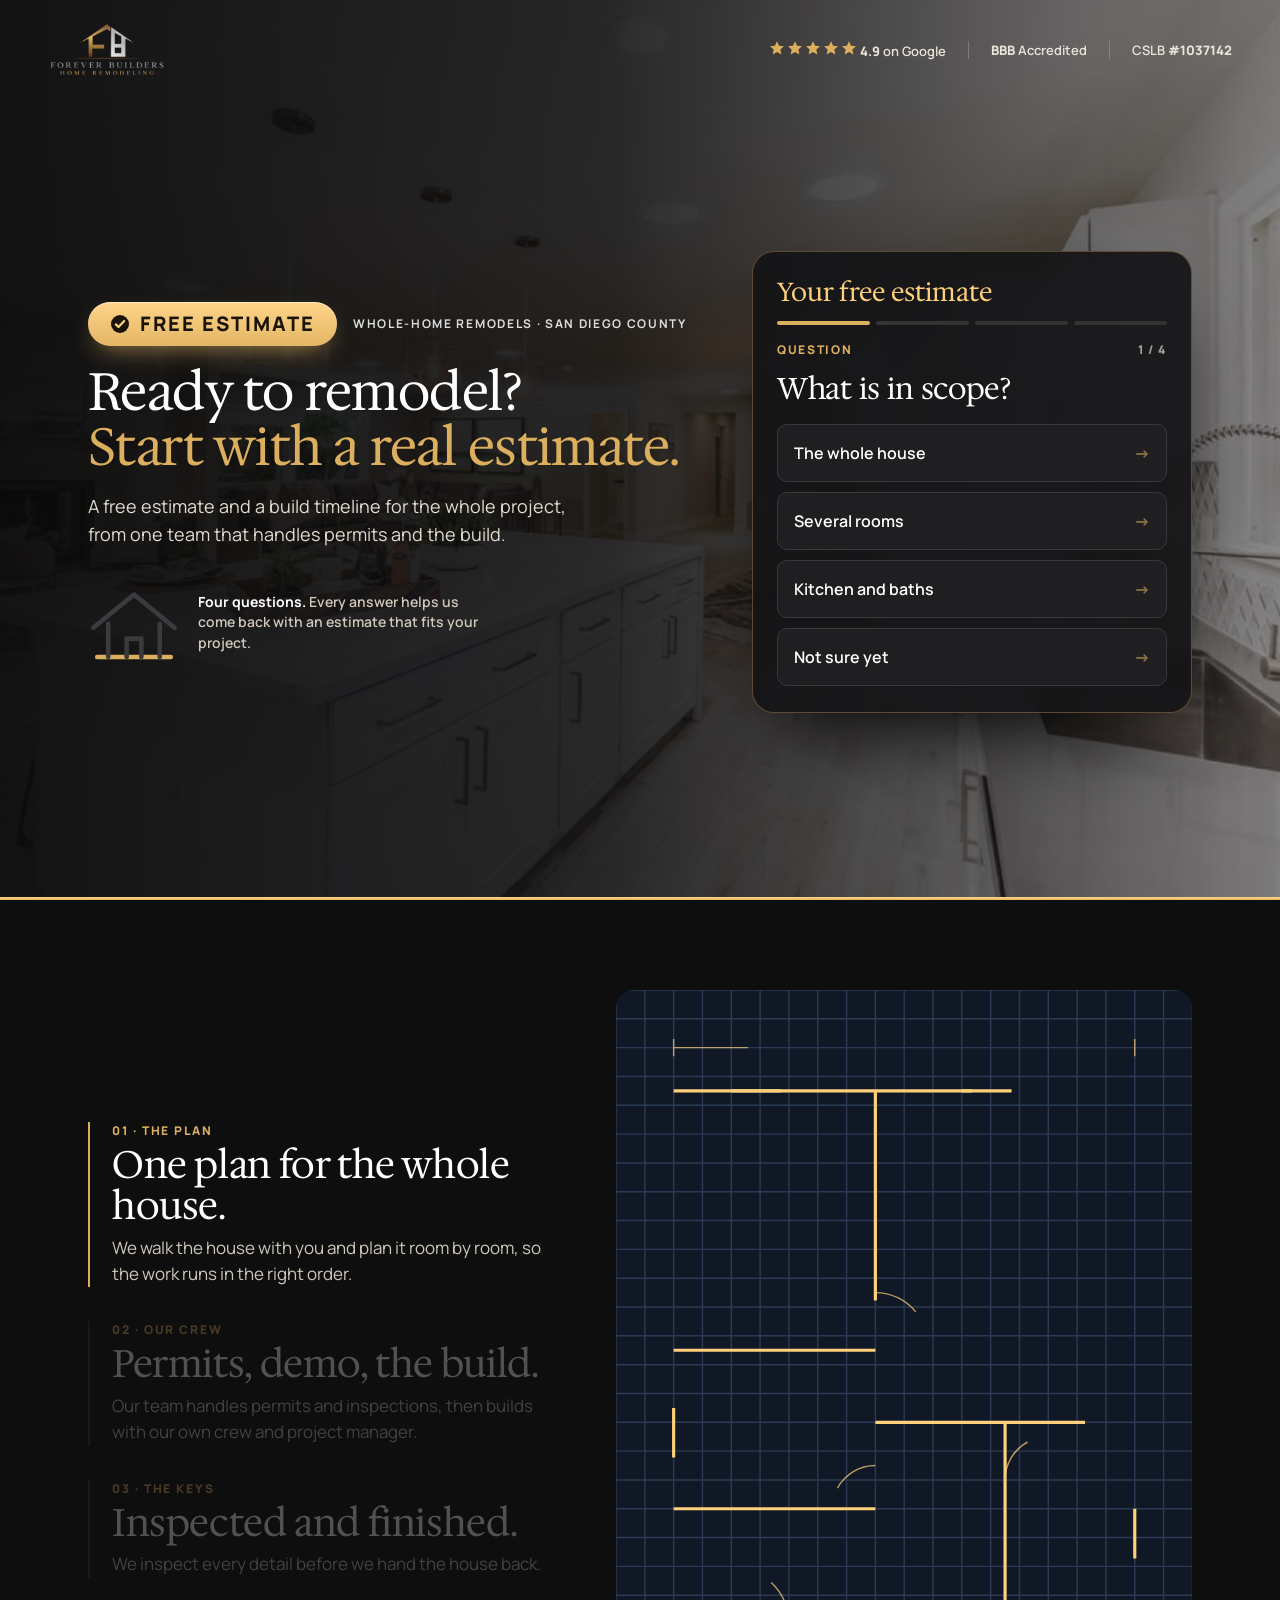
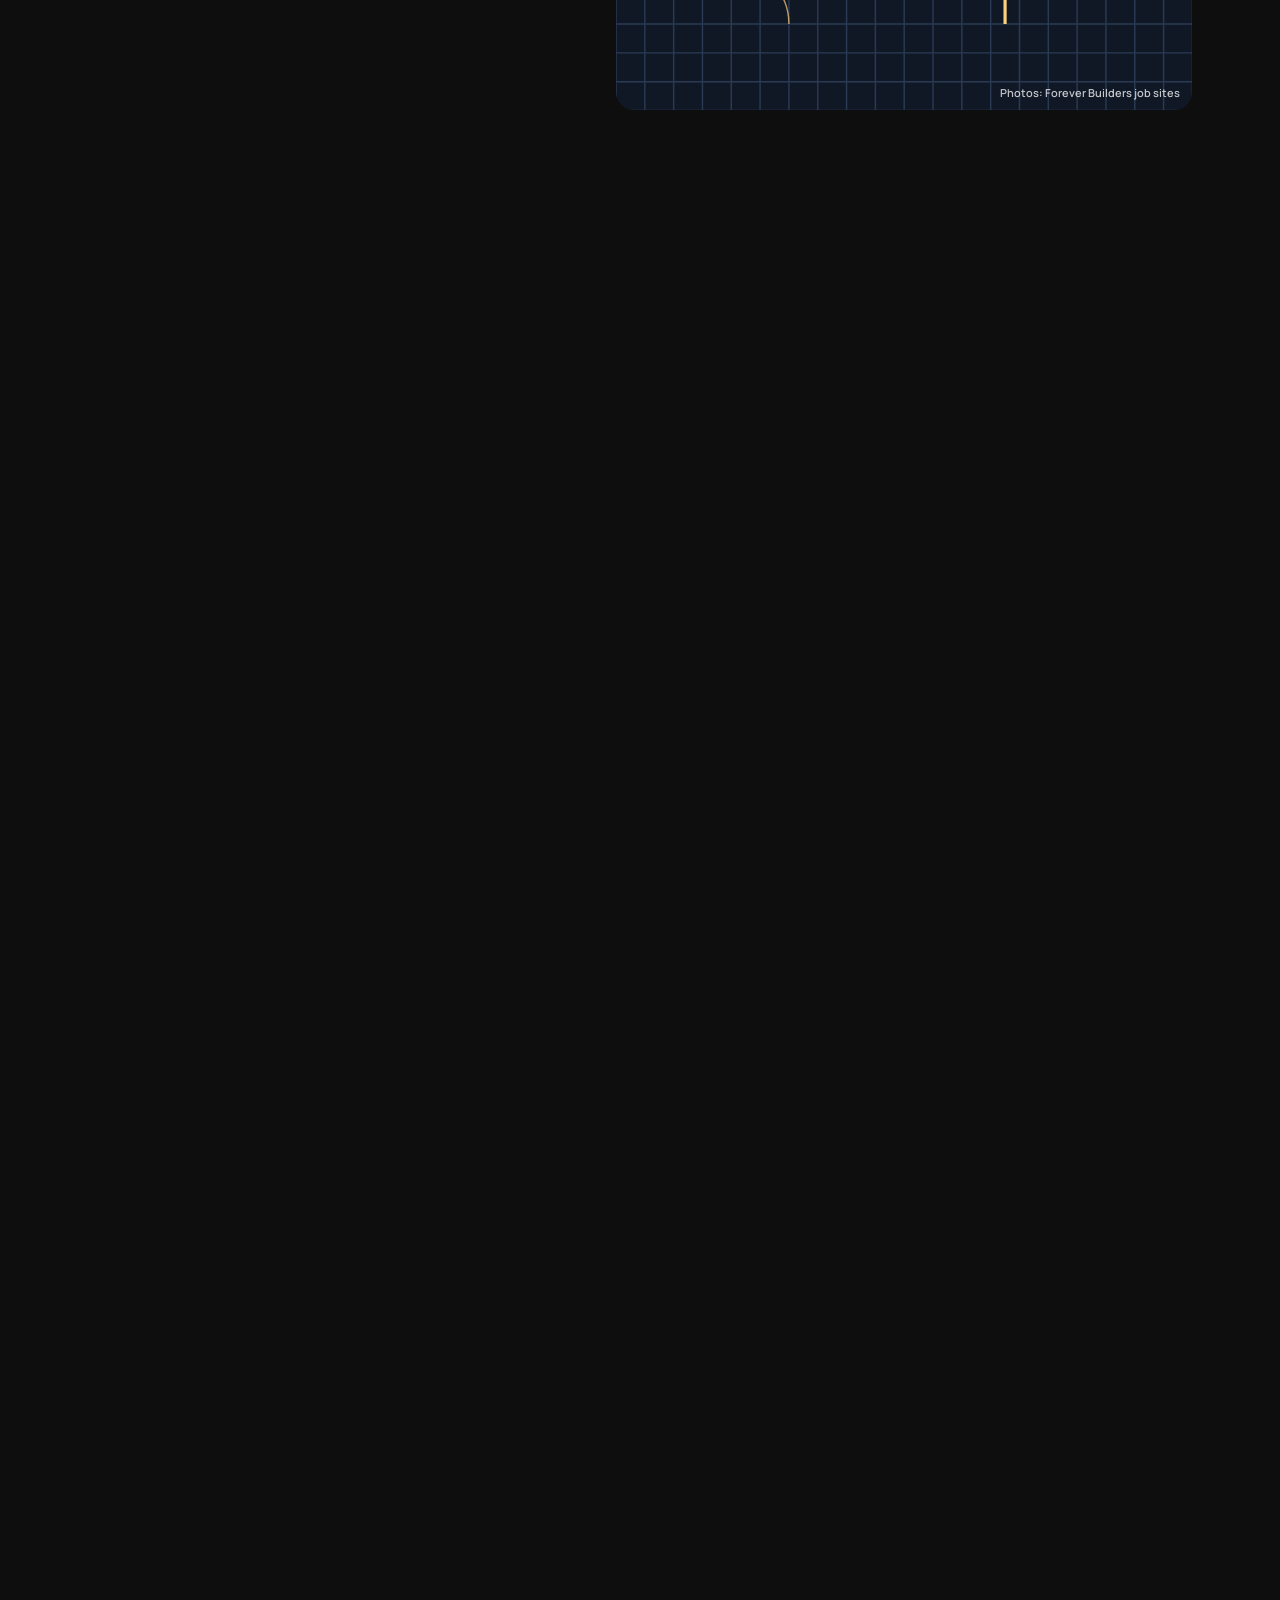
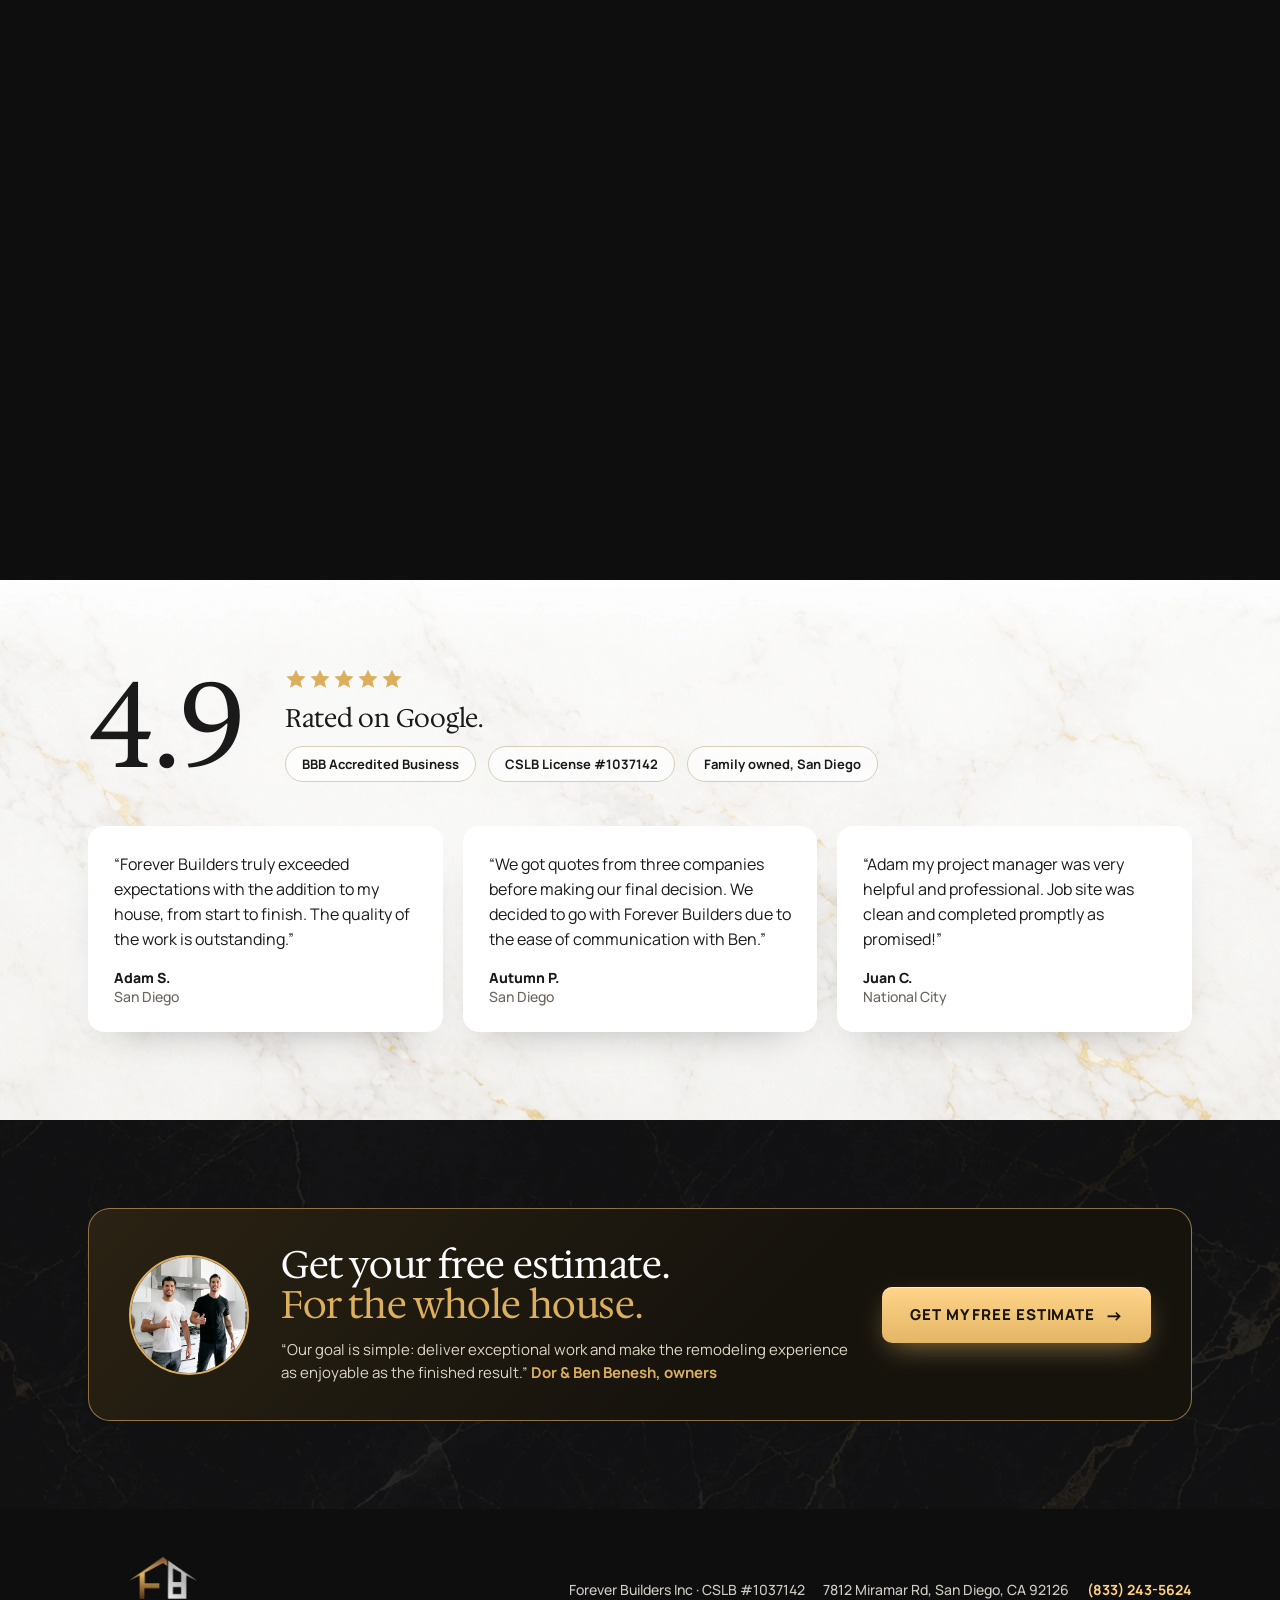
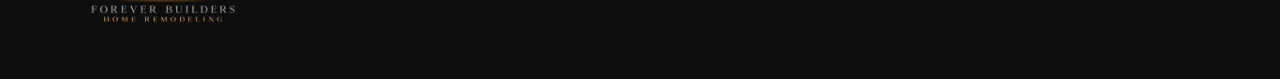
<file: 4-full-remodel/index.html>
<!doctype html>
<html lang="en" data-page="remodel" data-endpoint="" data-lead-endpoint="">
<head>
<meta charset="utf-8">
<meta name="viewport" content="width=device-width,initial-scale=1,viewport-fit=cover">
<meta name="robots" content="noindex,nofollow">
<title>Ready to remodel? Start with a real estimate · Forever Builders</title>
<link rel="preconnect" href="https://fonts.googleapis.com"><link rel="preconnect" href="https://fonts.gstatic.com" crossorigin>
<link href="https://fonts.googleapis.com/css2?family=Hedvig+Letters+Serif:opsz@12..24&family=Manrope:wght@400;500;600;700;800&display=swap" rel="stylesheet">
<link rel="stylesheet" href="../_shared/fb.css">
<style>
body{background:var(--ink);color:#fff}
/* hero = the questionnaire */
.stage{position:relative;min-height:100svh;display:flex;flex-direction:column;overflow:hidden}
.stage .bg{position:absolute;inset:0;background:75% 30%/cover no-repeat;transform:scale(1.04)}
.stage .bg::after{content:"";position:absolute;inset:0;background:linear-gradient(90deg,rgba(10,10,11,.96) 0%,rgba(10,10,11,.86) 48%,rgba(10,10,11,.45) 100%)}
.bar{position:relative;z-index:2;display:flex;justify-content:space-between;align-items:center;padding:18px var(--gut)}
.bar img{width:118px}
.bar .proofrow{color:#e9e4da;font-size:13px}
.main{position:relative;z-index:2;flex:1;display:grid;grid-template-columns:1fr 440px;gap:64px;align-items:center;width:100%;max-width:var(--max);margin:0 auto;padding:12px var(--gut) 48px}
.main h1{font-size:clamp(40px,4.1vw,60px)}
.main .sub{font-size:18px;color:#e2dccf;margin-top:18px;max-width:28em}
.house{margin-top:34px;display:flex;align-items:center;gap:18px}
.house svg{width:92px;height:80px;flex:none}
.house path{fill:none;stroke-width:5;stroke-linecap:round;stroke-linejoin:round;stroke:#3a3a3f;transition:stroke .45s}
.house .on{stroke:var(--gold)}
.house .rf.on{stroke:url(#gg)}
.house p{font:600 14px/1.45 var(--sans);color:#cfc8bb;max-width:20em}
.house b{color:#fff}
.quiz{background:rgba(20,20,22,.92);backdrop-filter:blur(8px);border:1px solid rgba(220,175,94,.35);border-radius:22px;padding:26px 24px;box-shadow:0 40px 80px -30px #000}
.qhead{display:flex;justify-content:space-between;font:800 12px var(--sans);letter-spacing:.14em;text-transform:uppercase;color:var(--gold);margin-bottom:14px}
.qhead span:last-child{color:#a9a296}
.quiz .fb-q{font:400 30px/1.12 var(--serif);margin-bottom:18px}
.quiz .opts{gap:10px}
.quiz .opt{background:#1f1f22;border-color:#38383d;color:#fff;min-height:58px;font-size:16px;justify-content:space-between}
.quiz .opt::before{display:none}
.quiz .opt::after{content:"→";color:var(--gold);font-weight:800;opacity:.6}
.quiz .opt[aria-pressed="true"]{border-color:var(--gold);background:#2a2418}
.quiz .fb-field input{background:#1f1f22;border-color:#38383d;color:#fff}
.quiz .fb-step[hidden]{display:none}
.quiz .back{background:none;border:0;color:#a9a296;font:700 14px var(--sans);padding:12px 0 0;cursor:pointer}
.quiz .fb-fine{color:#a9a296}
.quiz-title{font:400 26px/1.1 var(--serif);color:var(--gold-hi);margin:0 0 14px}
.dots{display:flex;gap:6px;margin-bottom:16px}
.dots i{flex:1;height:4px;border-radius:2px;background:#333}
.quiz[data-at="0"] .dots i:nth-child(-n+1),.quiz[data-at="1"] .dots i:nth-child(-n+2),.quiz[data-at="2"] .dots i:nth-child(-n+3),.quiz[data-at="3"] .dots i{background:var(--gold)}
/* signature: plans -> framing -> finished */
.build{position:relative;height:320vh;background:var(--ink)}
.build .stick{position:sticky;top:0;height:100vh;display:grid;grid-template-columns:.9fr 1.1fr;gap:56px;align-items:center}
.stages{list-style:none;margin:0;padding:0;display:grid;gap:34px}
.stages li{opacity:.28;transition:opacity .35s;border-left:2px solid #333;padding-left:22px}
.stages li.on{opacity:1;border-color:var(--gold)}
.stages .n{font:800 12px var(--sans);letter-spacing:.16em;color:var(--gold)}
.stages h3{font-size:clamp(26px,3vw,40px);margin:6px 0 8px}
.stages p{color:#cfc8bb;max-width:26em}
.frame{position:relative;aspect-ratio:4/5;max-height:82vh;border-radius:18px;overflow:hidden;background:#101826;justify-self:end;width:100%}
.frame img{position:absolute;inset:0;width:100%;height:100%;object-fit:cover;opacity:0}
.frame svg{position:absolute;inset:0;width:100%;height:100%}
.frame .bp{stroke:var(--gold-hi);fill:none;stroke-width:2.2}
.frame .bp.thin{stroke-width:1;opacity:.7}
.frame text{fill:var(--gold-hi);font:700 11px var(--sans);letter-spacing:.14em}
.frame .grid{stroke:#2a3a55;stroke-width:1}
.frame figcaption{position:absolute;right:12px;bottom:10px;font:600 11px var(--sans);opacity:.75;z-index:2}
.build-head{position:absolute;top:0;left:0;right:0}

/* reviews on ivory marble */
.rev{background:var(--ivory) url(../_assets/site/white-marble-bg.webp) center/cover;color:var(--text);padding:88px 0}
.rev-top{display:grid;grid-template-columns:auto 1fr;gap:40px;align-items:center;margin-bottom:44px}
.big{font-family:var(--serif);font-size:120px;line-height:.85}
.rev-top .stars svg{width:22px;height:22px}
.badges{display:flex;flex-wrap:wrap;gap:12px;margin-top:14px}
.badge{border:1px solid #d8cdb8;background:rgba(255,255,255,.7);border-radius:999px;padding:8px 16px;font:700 13px var(--sans)}
.quotes{display:grid;grid-template-columns:repeat(3,1fr);gap:20px}
.q{background:#fff;border-radius:16px;padding:26px;box-shadow:0 20px 40px -28px rgba(0,0,0,.35);display:flex;flex-direction:column;gap:16px}
.q p{font-size:16px}
.q cite{font:800 14px var(--sans);font-style:normal;margin-top:auto}
.q cite span{display:block;font-weight:500;color:var(--mute)}

/* owners + the offer, the peak */
.own{background:var(--ink) url(../_assets/site/wide-black-marble-bg.webp) center/cover;padding:88px 0}
.peak{border-radius:22px;padding:36px 40px;background:linear-gradient(135deg,#2a2213,#16130d 60%);border:1px solid rgba(255,208,123,.5);display:grid;grid-template-columns:auto 1fr auto;gap:32px;align-items:center}
.ownimg{width:120px;height:120px;border-radius:50%;object-fit:cover;object-position:50% 18%;border:2px solid var(--gold)}
.peak h2{font-size:clamp(28px,3vw,42px)}
.oq{color:#ddd5c6;margin-top:12px;font-size:15px;max-width:40em}
.oq b{color:var(--gold);font-weight:700;white-space:nowrap}
@media (max-width:900px){
  .stage{min-height:auto}
  .stage .bg::after{background:linear-gradient(180deg,rgba(10,10,11,.6) 0%,rgba(10,10,11,.9) 40%,#0a0a0b 70%)}
  .bar{padding:14px var(--gut)}.bar img{width:100px}
  .bar .proofrow{display:none}
  .main{grid-template-columns:1fr;gap:22px;padding:4px var(--gut) 40px}
  .main h1{font-size:36px}
  .main .sub{font-size:16px;margin-top:12px}
  .house{margin-top:18px}.house svg{width:64px;height:56px}.house p{font-size:13px}
  .quiz{padding:20px 16px}
  .quiz .fb-q{font-size:25px}
  .mproof{display:flex!important}
  .build{height:240vh}
  .build .stick{grid-template-columns:1fr;grid-template-rows:auto 1fr;gap:18px;align-content:start;padding-top:18px}
  .frame{max-height:none;height:58vh;aspect-ratio:auto;order:-1}
  .stages{gap:0;position:relative;min-height:170px}
  .stages li{position:absolute;inset:0 0 auto 0;opacity:0;border:0;padding:0}
  .stages li.on{opacity:1}
  .rev,.own{padding:56px 0}
  .rev-top{grid-template-columns:1fr;gap:10px}
  .big{font-size:88px}
  .quotes{grid-template-columns:1fr}
  .peak{grid-template-columns:1fr;gap:18px;padding:26px 20px}
  .ownimg{width:84px;height:84px}
  .peak .btn{width:100%}
}
.mproof{display:none;justify-content:center;gap:8px 14px;flex-wrap:wrap;font:600 12.5px var(--sans);color:#cfc8bb;margin-top:14px}
.stage::after{content:"";position:absolute;left:0;right:0;bottom:0;height:3px;background:var(--gold-grad);z-index:3}
@media (prefers-reduced-motion:reduce){
  .build{height:auto}.build .stick{position:static;height:auto;padding:64px 0}
  .stages li{position:static!important;opacity:1!important}
  .frame img.fin{opacity:1}
}
</style>
<script src="copy.js"></script>
<script src="../_shared/fb.js" defer></script>
</head>
<body>
<svg width="0" height="0" style="position:absolute"><defs><linearGradient id="gg" x1="0" x2="1"><stop offset="0" stop-color="#FFD58A"/><stop offset="1" stop-color="#B98A3E"/></linearGradient></defs><symbol id="st" viewBox="0 0 20 20"><path fill="currentColor" d="M10 1.5l2.6 5.6 6.1.7-4.5 4.2 1.2 6L10 15l-5.4 3 1.2-6L1.3 7.8l6.1-.7z"/></symbol></svg>

<section class="stage">
  <div class="bg" data-k-bg="hero" style="background-image:url(../_assets/site/IMG_0563.jpg)"></div>
  <div class="bar">
    <img src="../_assets/logo.png" alt="Forever Builders Home Remodeling">
    <div class="proofrow"><span><span class="stars"><svg><use href="#st"/></svg><svg><use href="#st"/></svg><svg><use href="#st"/></svg><svg><use href="#st"/></svg><svg><use href="#st"/></svg></span> <b>4.9</b> on Google</span><span class="sep"></span><span><b>BBB</b> Accredited</span><span class="sep"></span><span>CSLB <b>#1037142</b></span></div>
  </div>
  <div class="main">
    <div>
      <div class="offer-tag"><span class="ot-main"><svg viewBox="0 0 20 20" aria-hidden="true"><circle cx="10" cy="10" r="9" fill="#1a1408"/><path d="M5.8 10.4l2.7 2.6 5.7-6" fill="none" stroke="#FFD07B" stroke-width="2.2" stroke-linecap="round" stroke-linejoin="round"/></svg>Free estimate</span><span class="ot-sub" data-k="eyebrow">Whole-home remodels · San Diego County</span></div>
      <h1 data-k="h1" style="margin-top:18px">Ready to remodel?<span class="pk">Start with a real estimate.</span></h1>
      <p class="sub" data-k="sub">A free estimate and a build timeline for the whole project, from one team that handles permits and the build.</p>
      <div class="house" aria-hidden="true">
        <svg viewBox="0 0 100 86"><path class="p0" d="M10 80H90"/><path class="p1" d="M22 80V44M78 80V44"/><path class="p2 rf" d="M6 48L50 12L94 48"/><path class="p3" d="M42 80V60H58V80"/></svg>
        <p><b>Four questions.</b> Every answer helps us come back with an estimate that fits your project.</p>
      </div>
    </div>
    <form class="quiz" id="quiz" data-fbform data-wizard data-thanks="thanks/" novalidate>
      <div class="quiz-title">Your free estimate</div>
      <div class="dots"><i></i><i></i><i></i><i></i></div>
      <div class="fb-step" role="group" data-step="scope">
        <div class="qhead"><span>Question</span><span>1 / 4</span></div>
        <h2 class="fb-q">What is in scope?</h2>
        <div class="opts">
          <button class="opt" data-opt="house">The whole house</button>
          <button class="opt" data-opt="rooms">Several rooms</button>
          <button class="opt" data-opt="kb">Kitchen and baths</button>
          <button class="opt" data-opt="unsure">Not sure yet</button>
        </div>
      </div>
      <div class="fb-step" role="group" data-step="use">
        <div class="qhead"><span>Question</span><span>2 / 4</span></div>
        <h2 class="fb-q">What is the plan for the house?</h2>
        <div class="opts">
          <button class="opt" data-opt="live">We live in it</button>
          <button class="opt" data-opt="ready">Getting it ready to rent or sell</button>
          <button class="opt" data-opt="undecided">Not decided yet</button>
        </div>
        <button type="button" class="back" data-back>← Back</button>
      </div>
      <div class="fb-step" role="group" data-step="timing">
        <div class="qhead"><span>Question</span><span>3 / 4</span></div>
        <h2 class="fb-q">When would you like to start?</h2>
        <div class="opts">
          <button class="opt" data-opt="0-3">In the next 3 months</button>
          <button class="opt" data-opt="3-6">In 3 to 6 months</button>
          <button class="opt" data-opt="6-12">In 6 to 12 months</button>
          <button class="opt" data-opt="exploring">Just exploring</button>
        </div>
        <button type="button" class="back" data-back>← Back</button>
      </div>
      <div class="fb-step" role="group" data-step="contact">
        <div class="qhead"><span>Last step</span><span>4 / 4</span></div>
        <h2 class="fb-q">Who do we call?</h2>
        <label class="fb-field"><span>Full name</span><input name="name" autocomplete="name" required data-focus></label>
        <div class="row2">
          <label class="fb-field"><span>Phone</span><input name="phone" type="tel" inputmode="tel" autocomplete="tel" required></label>
          <label class="fb-field"><span>Property ZIP</span><input name="zip" inputmode="numeric" maxlength="5" autocomplete="postal-code" required></label>
        </div>
        <label class="fb-field"><span>Email</span><input name="email" type="email" autocomplete="email" required></label>
        <label class="fb-file"><span data-fname>Plans or photos? Attach them (optional)</span><input type="file" name="plans" accept=".pdf,image/*"></label>
        <button class="btn btn-wide" type="submit"><span data-k="cta">Get my free estimate</span> <span class="arr">→</span></button>
        <button type="button" class="back" data-back>← Back</button>
      </div>
      <div class="mproof"><span><span class="stars"><svg><use href="#st"/></svg><svg><use href="#st"/></svg><svg><use href="#st"/></svg><svg><use href="#st"/></svg><svg><use href="#st"/></svg></span> <b>4.9</b> on Google</span><span><b>BBB</b> Accredited</span><span>CSLB #1037142</span></div>
    </form>
  </div>
</section>

<section class="build" id="build" aria-label="From one plan to a finished home">
  <div class="wrap stick">
    <ol class="stages">
      <li class="on"><div class="n">01 · THE PLAN</div><h3>One plan for the whole house.</h3><p>We walk the house with you and plan it room by room, so the work runs in the right order.</p></li>
      <li><div class="n">02 · OUR CREW</div><h3>Permits, demo, the build.</h3><p>Our team handles permits and inspections, then builds with our own crew and project manager.</p></li>
      <li><div class="n">03 · THE KEYS</div><h3>Inspected and finished.</h3><p>We inspect every detail before we hand the house back.</p></li>
    </ol>
    <figure class="frame" style="margin:0">
      <svg viewBox="0 0 400 500" preserveAspectRatio="xMidYMid slice" aria-hidden="true">
        <g class="grid" id="bpgrid"></g>
        <g id="bp">
          <path class="bp" d="M40 70H360V440H40Z"/>
          <path class="bp" d="M40 250H180M180 70V440M180 300H360M270 300V440M40 360H180"/>
          <path class="bp thin" d="M180 210a36 36 0 0 1 36 36M180 330a30 30 0 0 0-30 30M270 340a30 30 0 0 1 30-30M120 440a40 40 0 0 0-40-40"/>
          <path class="bp" d="M80 70h60M240 70h80M360 360v50M40 290v40" stroke-width="5"/>
          <path class="bp thin" d="M40 40H360M40 34v12M360 34v12"/>
          <text x="80" y="165">LIVING</text><text x="236" y="190">KITCHEN</text><text x="88" y="310">BED</text><text x="200" y="380">BATH</text><text x="298" y="380">BED</text><text x="80" y="410">BATH</text>
        </g>
      </svg>
      <img class="frm" src="../_assets/site/my-forever-builders-room-addition-adu-project3.webp" alt="Framing inside a Forever Builders remodel" loading="lazy">
      <img class="fin" src="../_assets/site/IMG_0563.jpg" alt="A finished open kitchen and living room by Forever Builders" loading="lazy">
      <figcaption>Photos: Forever Builders job sites</figcaption>
    </figure>
  </div>
</section>


<section class="rev">
  <div class="wrap">
    <div class="rev-top">
      <div class="big">4.9</div>
      <div>
        <span class="stars"><svg><use href="#st"/></svg><svg><use href="#st"/></svg><svg><use href="#st"/></svg><svg><use href="#st"/></svg><svg><use href="#st"/></svg></span>
        <h2 style="margin-top:8px">Rated on Google.</h2>
        <div class="badges"><span class="badge">BBB Accredited Business</span><span class="badge">CSLB License #1037142</span><span class="badge">Family owned, San Diego</span></div>
      </div>
    </div>
    <div class="quotes">
      <figure class="q" style="margin:0"><p>“Forever Builders truly exceeded expectations with the addition to my house, from start to finish. The quality of the work is outstanding.”</p><cite>Adam S.<span>San Diego</span></cite></figure>
      <figure class="q" style="margin:0"><p>“We got quotes from three companies before making our final decision. We decided to go with Forever Builders due to the ease of communication with Ben.”</p><cite>Autumn P.<span>San Diego</span></cite></figure>
      <figure class="q" style="margin:0"><p>“Adam my project manager was very helpful and professional. Job site was clean and completed promptly as promised!”</p><cite>Juan C.<span>National City</span></cite></figure>
    </div>
  </div>
</section>

<section class="own">
  <div class="wrap">
    <div class="peak">
      <img class="ownimg" src="../_assets/site/dor-and-segev-my-forever-builders-owners.jpg" alt="Dor and Ben Benesh, owners of Forever Builders" loading="lazy">
      <div>
        <h2>Get your free estimate.<span class="pk">For the whole house.</span></h2>
        <p class="oq">“Our goal is simple: deliver exceptional work and make the remodeling experience as enjoyable as the finished result.” <b>Dor &amp; Ben Benesh, owners</b></p>
      </div>
      <a class="btn" href="#quiz" data-goto="#quiz" data-from="peak">Get my free estimate <span class="arr">→</span></a>
    </div>
  </div>
</section>

<footer class="foot">
  <div class="wrap">
    <img src="../_assets/logo.png" alt="Forever Builders">
    <div class="legal"><span>Forever Builders Inc · CSLB #1037142</span><span>7812 Miramar Rd, San Diego, CA 92126</span><a href="tel:+18332435624">(833) 243-5624</a></div>
  </div>
</footer>

<script>
/* blueprint grid + scroll-driven stages */
(function(){
  var g=document.getElementById('bpgrid'),s='';for(var x=0;x<=400;x+=20)s+='<path d="M'+x+' 0V500"/>';for(var y=0;y<=500;y+=20)s+='<path d="M0 '+y+'H400"/>';g.innerHTML=s;
  var paths=[].slice.call(document.querySelectorAll('#bp path')),L=paths.map(function(p){var l=p.getTotalLength();p.style.strokeDasharray=l;p.style.strokeDashoffset=l;return l});
  var sec=document.getElementById('build'),li=[].slice.call(sec.querySelectorAll('.stages li')),frm=sec.querySelector('.frm'),fin=sec.querySelector('.fin'),bp=document.getElementById('bp');
  var labels=[].slice.call(sec.querySelectorAll('#bp text'));
  if(matchMedia('(prefers-reduced-motion: reduce)').matches){paths.forEach(function(p){p.style.strokeDashoffset=0});return}
  function cl(v){return v<0?0:v>1?1:v}
  function tick(){
    var r=sec.getBoundingClientRect(),p=cl(-r.top/(r.height-innerHeight));
    var d=0.15+0.85*cl(p/0.3);paths.forEach(function(el,i){el.style.strokeDashoffset=L[i]*(1-d)});labels.forEach(function(t){t.style.opacity=d>.8?1:0});
    frm.style.opacity=cl((p-0.33)/0.12);fin.style.opacity=cl((p-0.68)/0.12);
    bp.style.opacity=1-0.75*cl((p-0.33)/0.12);g.style.opacity=1-cl((p-0.33)/0.12);
    var k=p<0.33?0:p<0.68?1:2;li.forEach(function(e,i){e.classList.toggle('on',i===k)});
  }
  addEventListener('scroll',function(){requestAnimationFrame(tick)},{passive:true});addEventListener('resize',tick);tick();
})();
/* the brand house builds with each answer: ground, walls, roof, door */
(function(){
  var f=document.getElementById('quiz'),parts=[0,1,2,3].map(function(i){return document.querySelector('.house .p'+i)});
  function paint(){var at=+f.getAttribute('data-at')||0;parts.forEach(function(p,i){p.classList.toggle('on',i<=at)})}
  new MutationObserver(paint).observe(f,{attributes:true,attributeFilter:['data-at']});paint();
})();
</script>
</body>
</html>
</file>
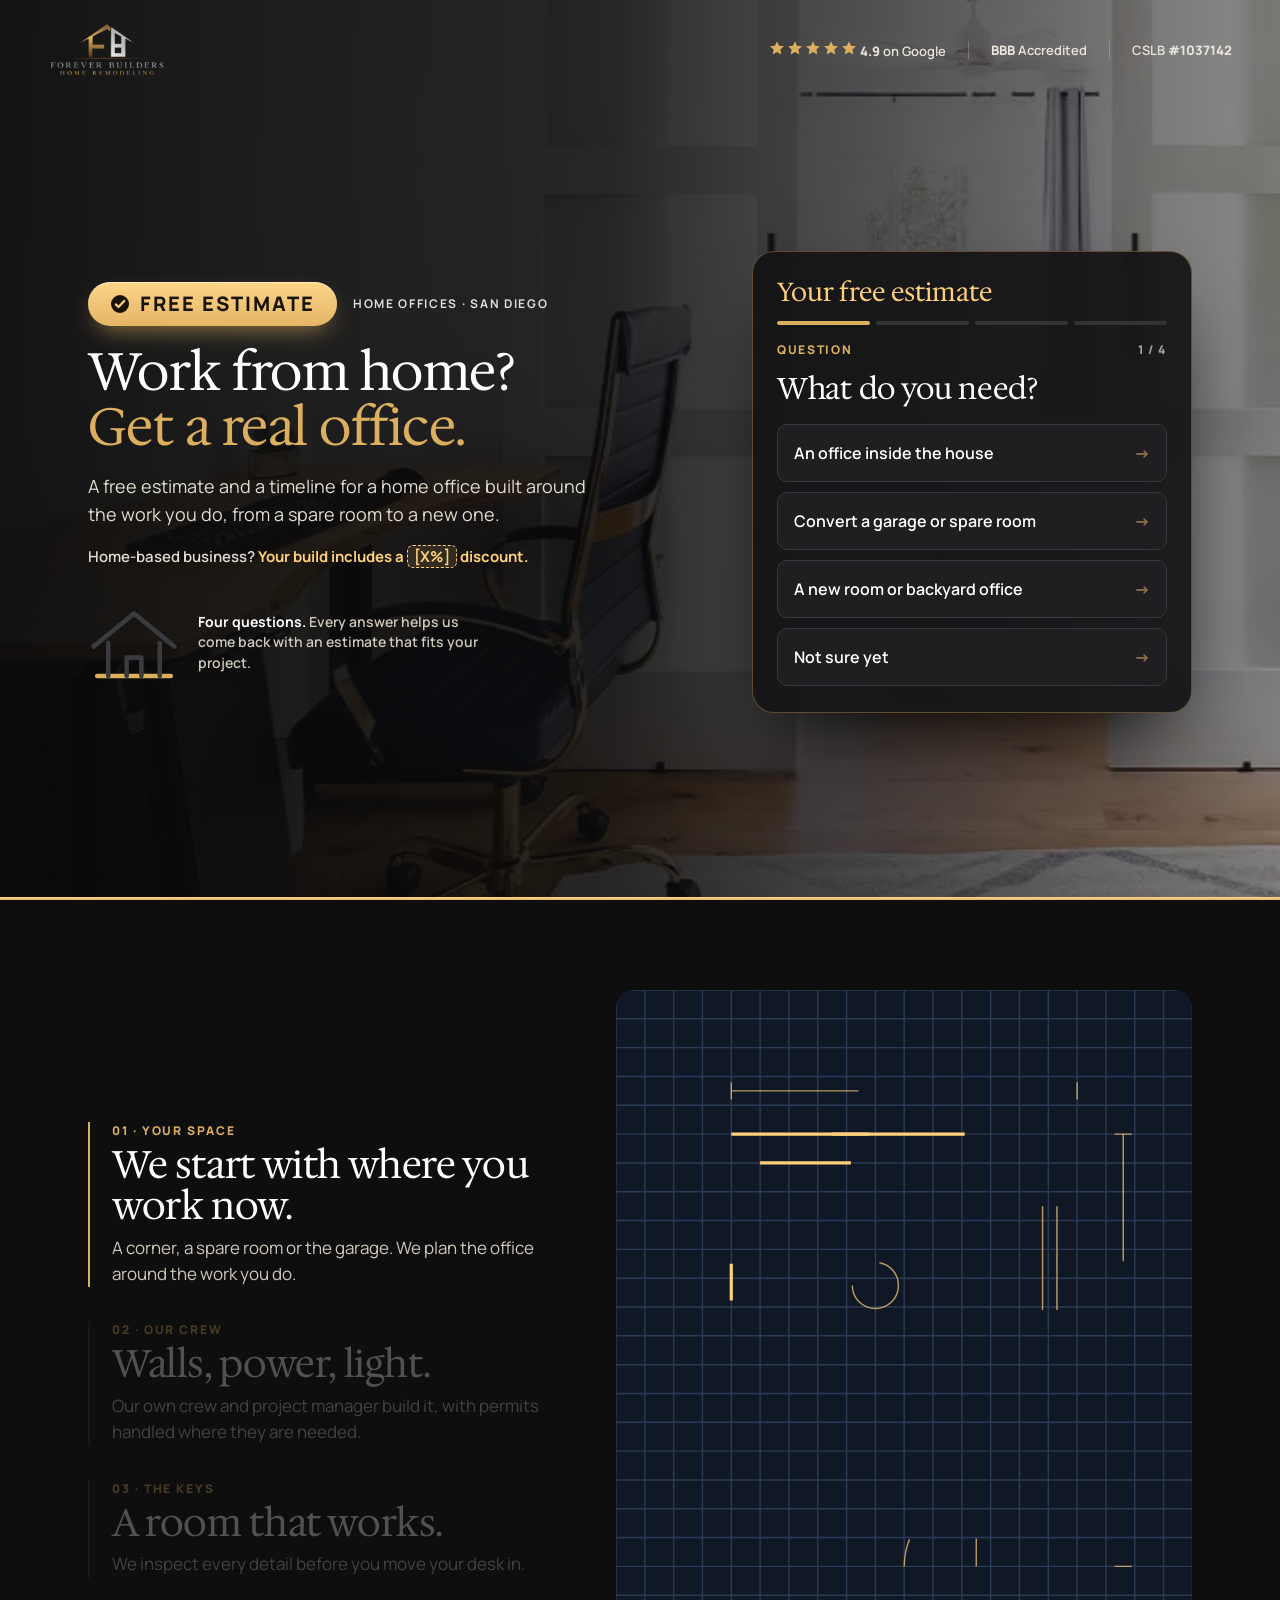
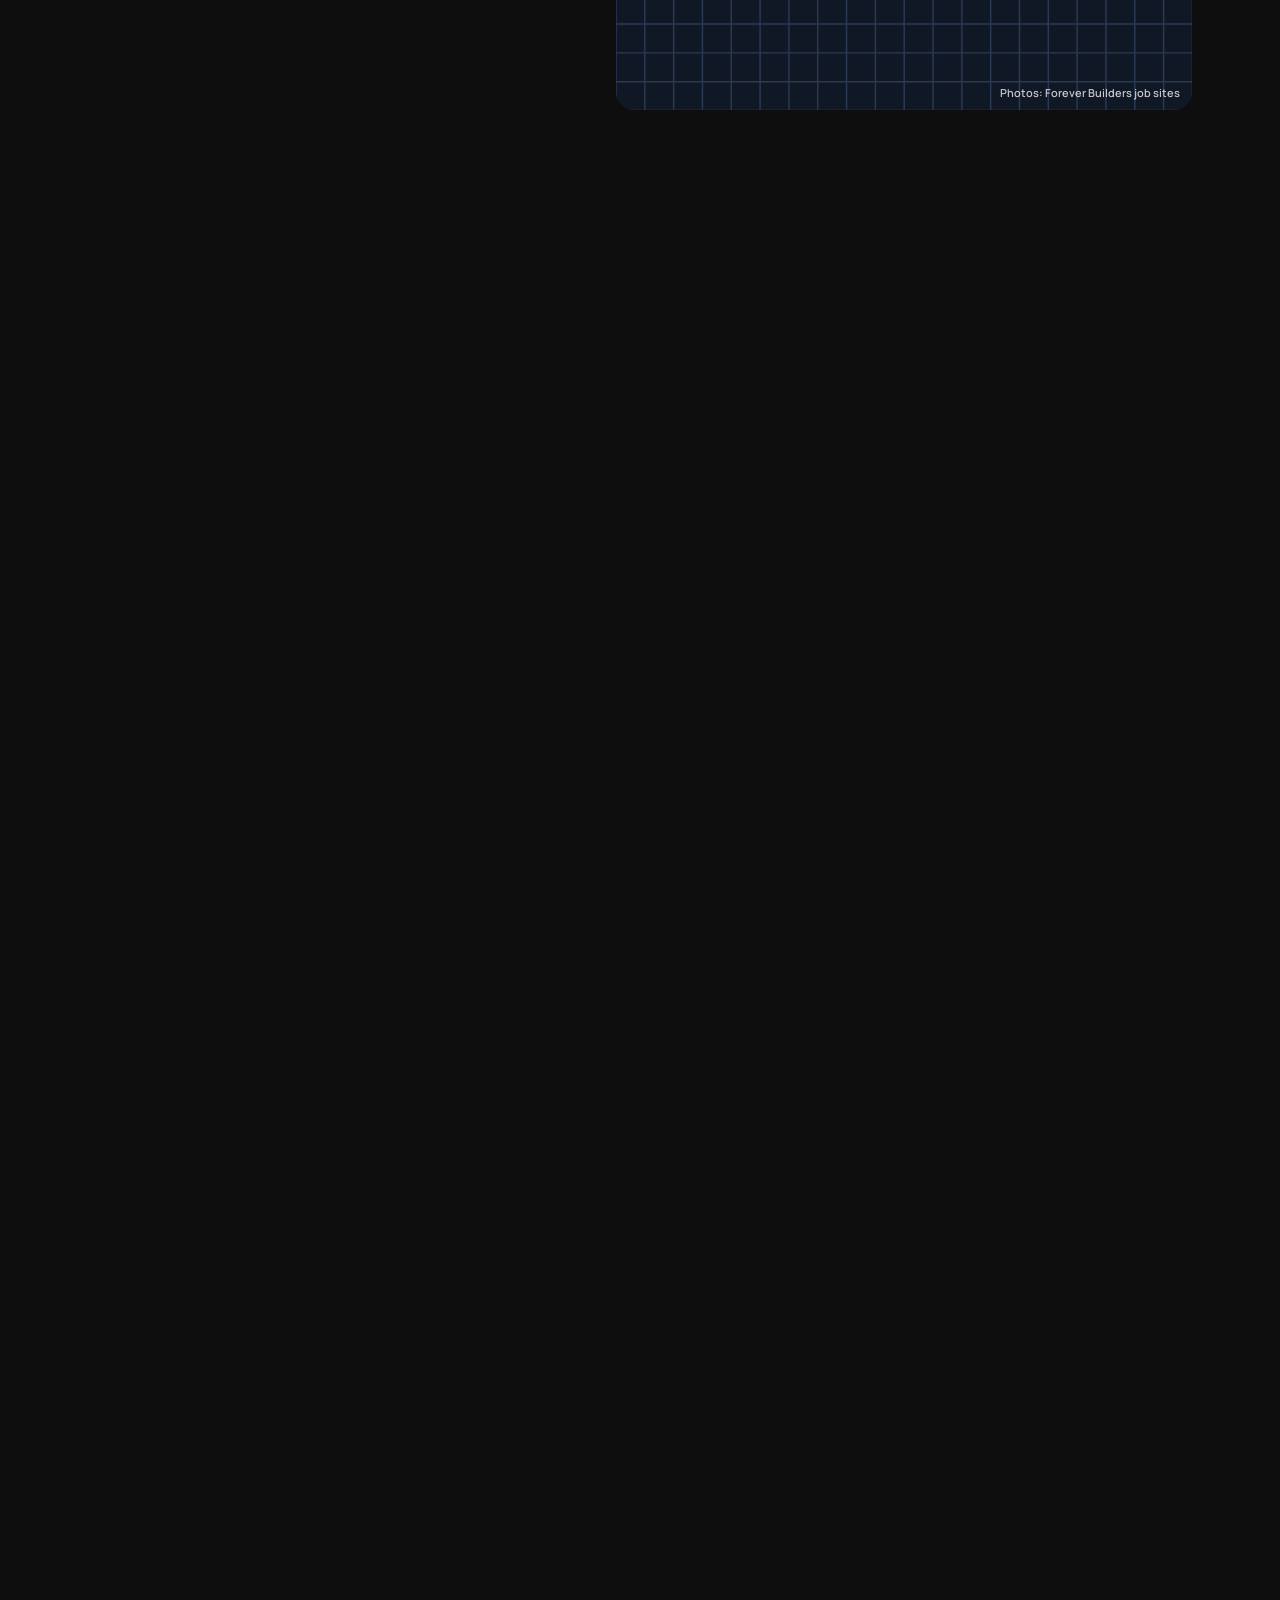
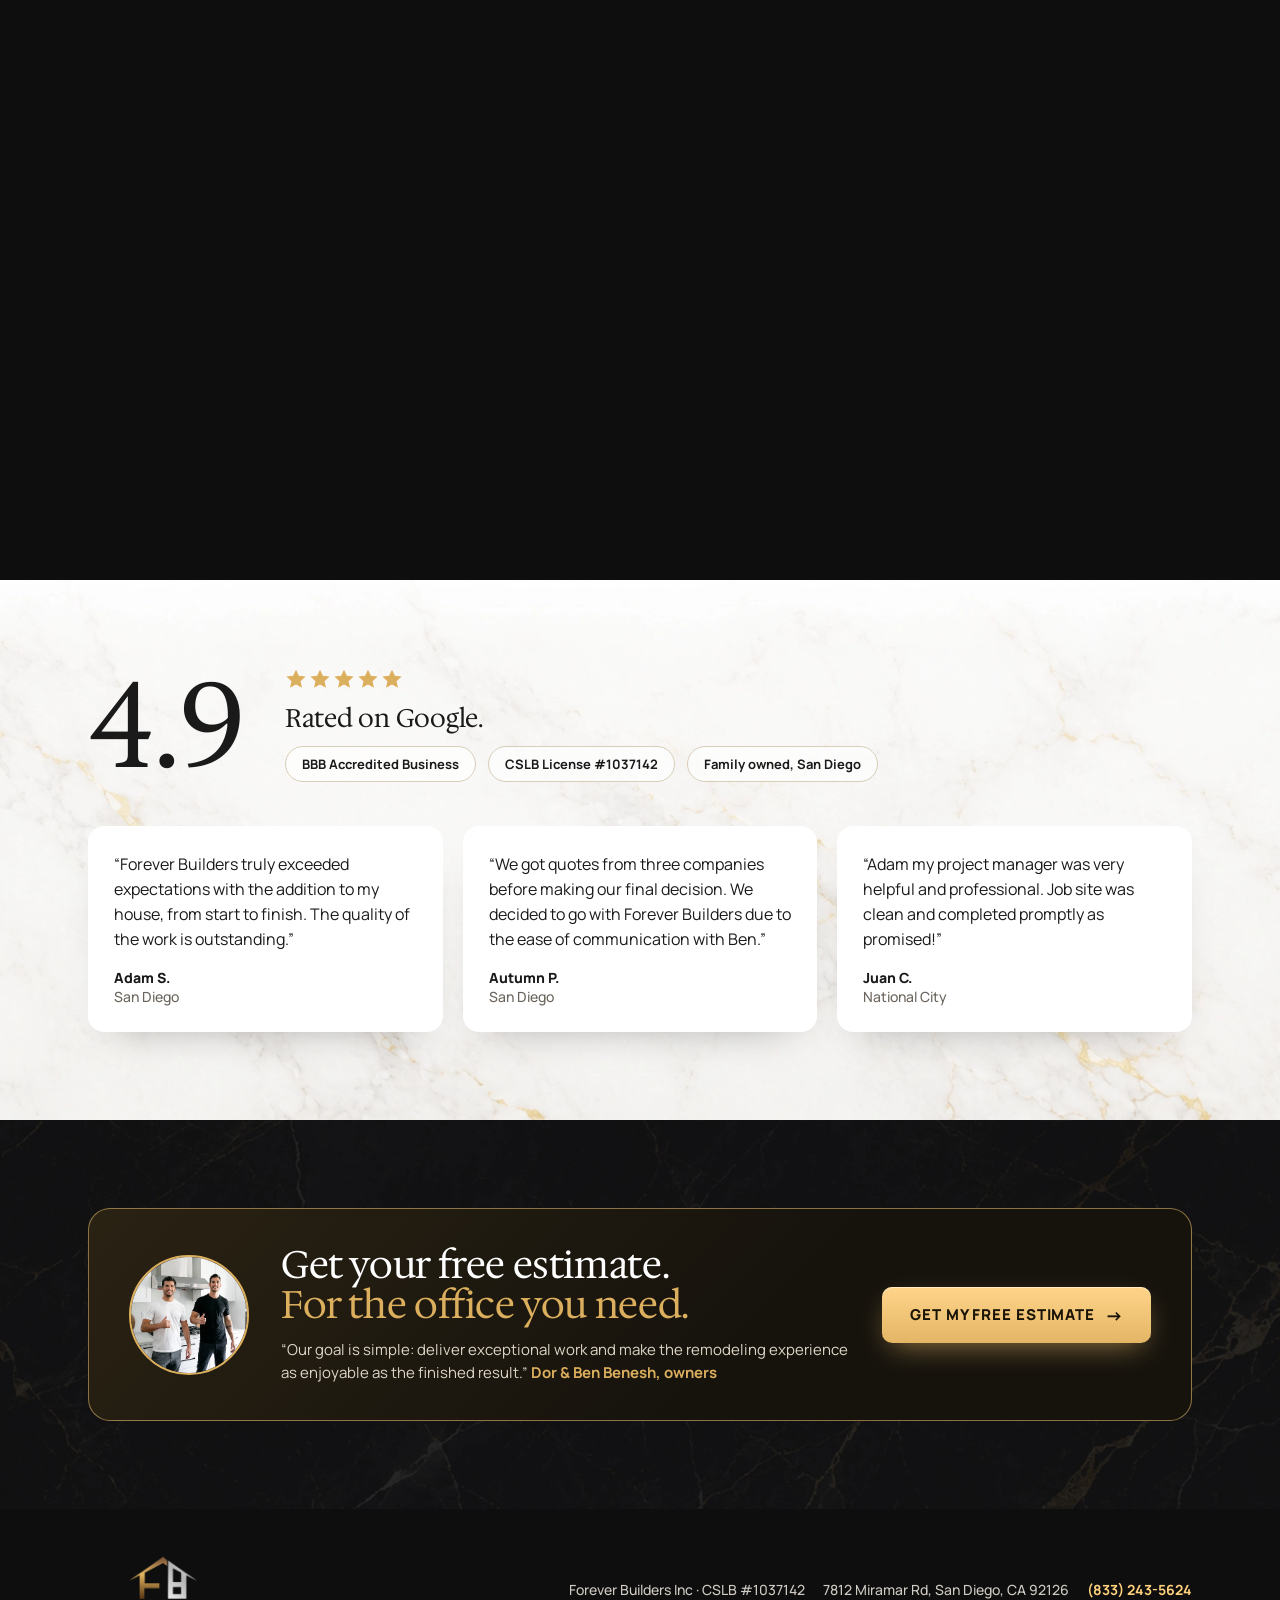
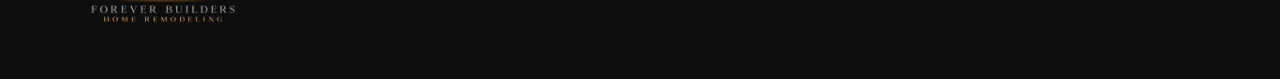
<file: 5-home-office/index.html>
<!doctype html>
<html lang="en" data-page="office" data-endpoint="" data-lead-endpoint="">
<head>
<meta charset="utf-8">
<meta name="viewport" content="width=device-width,initial-scale=1,viewport-fit=cover">
<meta name="robots" content="noindex,nofollow">
<title>Work from home? Get a real office · Forever Builders</title>
<link rel="preconnect" href="https://fonts.googleapis.com"><link rel="preconnect" href="https://fonts.gstatic.com" crossorigin>
<link href="https://fonts.googleapis.com/css2?family=Hedvig+Letters+Serif:opsz@12..24&family=Manrope:wght@400;500;600;700;800&display=swap" rel="stylesheet">
<link rel="stylesheet" href="../_shared/fb.css">
<style>
body{background:var(--ink);color:#fff}
/* hero = the questionnaire */
.stage{position:relative;min-height:100svh;display:flex;flex-direction:column;overflow:hidden}
.stage .bg{position:absolute;inset:0;background:75% 30%/cover no-repeat;transform:scale(1.04)}
.stage .bg::after{content:"";position:absolute;inset:0;background:linear-gradient(90deg,rgba(10,10,11,.96) 0%,rgba(10,10,11,.86) 48%,rgba(10,10,11,.45) 100%)}
.bar{position:relative;z-index:2;display:flex;justify-content:space-between;align-items:center;padding:18px var(--gut)}
.bar img{width:118px}
.bar .proofrow{color:#e9e4da;font-size:13px}
.main{position:relative;z-index:2;flex:1;display:grid;grid-template-columns:1fr 440px;gap:64px;align-items:center;width:100%;max-width:var(--max);margin:0 auto;padding:12px var(--gut) 48px}
.main h1{font-size:clamp(40px,4.1vw,60px)}
.main .sub{font-size:18px;color:#e2dccf;margin-top:18px;max-width:28em}
.house{margin-top:34px;display:flex;align-items:center;gap:18px}
.house svg{width:92px;height:80px;flex:none}
.house path{fill:none;stroke-width:5;stroke-linecap:round;stroke-linejoin:round;stroke:#3a3a3f;transition:stroke .45s}
.house .on{stroke:var(--gold)}
.house .rf.on{stroke:url(#gg)}
.house p{font:600 14px/1.45 var(--sans);color:#cfc8bb;max-width:20em}
.house b{color:#fff}
.quiz{background:rgba(20,20,22,.92);backdrop-filter:blur(8px);border:1px solid rgba(220,175,94,.35);border-radius:22px;padding:26px 24px;box-shadow:0 40px 80px -30px #000}
.qhead{display:flex;justify-content:space-between;font:800 12px var(--sans);letter-spacing:.14em;text-transform:uppercase;color:var(--gold);margin-bottom:14px}
.qhead span:last-child{color:#a9a296}
.quiz .fb-q{font:400 30px/1.12 var(--serif);margin-bottom:18px}
.quiz .opts{gap:10px}
.quiz .opt{background:#1f1f22;border-color:#38383d;color:#fff;min-height:58px;font-size:16px;justify-content:space-between}
.quiz .opt::before{display:none}
.quiz .opt::after{content:"→";color:var(--gold);font-weight:800;opacity:.6}
.quiz .opt[aria-pressed="true"]{border-color:var(--gold);background:#2a2418}
.quiz .fb-field input{background:#1f1f22;border-color:#38383d;color:#fff}
.quiz .fb-step[hidden]{display:none}
.quiz .back{background:none;border:0;color:#a9a296;font:700 14px var(--sans);padding:12px 0 0;cursor:pointer}
.quiz .fb-fine{color:#a9a296}
.quiz-title{font:400 26px/1.1 var(--serif);color:var(--gold-hi);margin:0 0 14px}
.dots{display:flex;gap:6px;margin-bottom:16px}
.dots i{flex:1;height:4px;border-radius:2px;background:#333}
.quiz[data-at="0"] .dots i:nth-child(-n+1),.quiz[data-at="1"] .dots i:nth-child(-n+2),.quiz[data-at="2"] .dots i:nth-child(-n+3),.quiz[data-at="3"] .dots i{background:var(--gold)}
/* signature: plans -> framing -> finished */
.build{position:relative;height:320vh;background:var(--ink)}
.build .stick{position:sticky;top:0;height:100vh;display:grid;grid-template-columns:.9fr 1.1fr;gap:56px;align-items:center}
.stages{list-style:none;margin:0;padding:0;display:grid;gap:34px}
.stages li{opacity:.28;transition:opacity .35s;border-left:2px solid #333;padding-left:22px}
.stages li.on{opacity:1;border-color:var(--gold)}
.stages .n{font:800 12px var(--sans);letter-spacing:.16em;color:var(--gold)}
.stages h3{font-size:clamp(26px,3vw,40px);margin:6px 0 8px}
.stages p{color:#cfc8bb;max-width:26em}
.frame{position:relative;aspect-ratio:4/5;max-height:82vh;border-radius:18px;overflow:hidden;background:#101826;justify-self:end;width:100%}
.frame img{position:absolute;inset:0;width:100%;height:100%;object-fit:cover;opacity:0}
.frame svg{position:absolute;inset:0;width:100%;height:100%}
.frame .bp{stroke:var(--gold-hi);fill:none;stroke-width:2.2}
.frame .bp.thin{stroke-width:1;opacity:.7}
.frame text{fill:var(--gold-hi);font:700 11px var(--sans);letter-spacing:.14em}
.frame .grid{stroke:#2a3a55;stroke-width:1}
.frame figcaption{position:absolute;right:12px;bottom:10px;font:600 11px var(--sans);opacity:.75;z-index:2}
.build-head{position:absolute;top:0;left:0;right:0}

/* reviews on ivory marble */
.rev{background:var(--ivory) url(../_assets/site/white-marble-bg.webp) center/cover;color:var(--text);padding:88px 0}
.rev-top{display:grid;grid-template-columns:auto 1fr;gap:40px;align-items:center;margin-bottom:44px}
.big{font-family:var(--serif);font-size:120px;line-height:.85}
.rev-top .stars svg{width:22px;height:22px}
.badges{display:flex;flex-wrap:wrap;gap:12px;margin-top:14px}
.badge{border:1px solid #d8cdb8;background:rgba(255,255,255,.7);border-radius:999px;padding:8px 16px;font:700 13px var(--sans)}
.quotes{display:grid;grid-template-columns:repeat(3,1fr);gap:20px}
.q{background:#fff;border-radius:16px;padding:26px;box-shadow:0 20px 40px -28px rgba(0,0,0,.35);display:flex;flex-direction:column;gap:16px}
.q p{font-size:16px}
.q cite{font:800 14px var(--sans);font-style:normal;margin-top:auto}
.q cite span{display:block;font-weight:500;color:var(--mute)}

/* owners + the offer, the peak */
.own{background:var(--ink) url(../_assets/site/wide-black-marble-bg.webp) center/cover;padding:88px 0}
.peak{border-radius:22px;padding:36px 40px;background:linear-gradient(135deg,#2a2213,#16130d 60%);border:1px solid rgba(255,208,123,.5);display:grid;grid-template-columns:auto 1fr auto;gap:32px;align-items:center}
.ownimg{width:120px;height:120px;border-radius:50%;object-fit:cover;object-position:50% 18%;border:2px solid var(--gold)}
.peak h2{font-size:clamp(28px,3vw,42px)}
.oq{color:#ddd5c6;margin-top:12px;font-size:15px;max-width:40em}
.oq b{color:var(--gold);font-weight:700;white-space:nowrap}
@media (max-width:900px){
  .stage{min-height:auto}
  .stage .bg::after{background:linear-gradient(180deg,rgba(10,10,11,.6) 0%,rgba(10,10,11,.9) 40%,#0a0a0b 70%)}
  .bar{padding:14px var(--gut)}.bar img{width:100px}
  .bar .proofrow{display:none}
  .main{grid-template-columns:1fr;gap:22px;padding:4px var(--gut) 40px}
  .main h1{font-size:36px}
  .main .sub{font-size:16px;margin-top:12px}
  .house{margin-top:18px}.house svg{width:64px;height:56px}.house p{font-size:13px}
  .quiz{padding:20px 16px}
  .quiz .fb-q{font-size:25px}
  .mproof{display:flex!important}
  .build{height:240vh}
  .build .stick{grid-template-columns:1fr;grid-template-rows:auto 1fr;gap:18px;align-content:start;padding-top:18px}
  .frame{max-height:none;height:58vh;aspect-ratio:auto;order:-1}
  .stages{gap:0;position:relative;min-height:170px}
  .stages li{position:absolute;inset:0 0 auto 0;opacity:0;border:0;padding:0}
  .stages li.on{opacity:1}
  .rev,.own{padding:56px 0}
  .rev-top{grid-template-columns:1fr;gap:10px}
  .big{font-size:88px}
  .quotes{grid-template-columns:1fr}
  .peak{grid-template-columns:1fr;gap:18px;padding:26px 20px}
  .ownimg{width:84px;height:84px}
  .peak .btn{width:100%}
}
.mproof{display:none;justify-content:center;gap:8px 14px;flex-wrap:wrap;font:600 12.5px var(--sans);color:#cfc8bb;margin-top:14px}
.stage::after{content:"";position:absolute;left:0;right:0;bottom:0;height:3px;background:var(--gold-grad);z-index:3}
@media (prefers-reduced-motion:reduce){
  .build{height:auto}.build .stick{position:static;height:auto;padding:64px 0}
  .stages li{position:static!important;opacity:1!important}
  .frame img.fin{opacity:1}
}
.disc{margin-top:16px;font:600 15px/1.45 var(--sans);color:#e2dccf}.disc b{color:var(--gold-hi)}
.slot{display:inline-block;padding:0 6px;border:1px dashed #FFD07B;border-radius:6px;background:rgba(255,208,123,.12)}
</style>
<script src="copy.js"></script>
<script src="../_shared/fb.js" defer></script>
</head>
<body>
<svg width="0" height="0" style="position:absolute"><defs><linearGradient id="gg" x1="0" x2="1"><stop offset="0" stop-color="#FFD58A"/><stop offset="1" stop-color="#B98A3E"/></linearGradient></defs><symbol id="st" viewBox="0 0 20 20"><path fill="currentColor" d="M10 1.5l2.6 5.6 6.1.7-4.5 4.2 1.2 6L10 15l-5.4 3 1.2-6L1.3 7.8l6.1-.7z"/></symbol></svg>

<section class="stage">
  <div class="bg" data-k-bg="hero" style="background-image:url(../_assets/site/my-forever-builders-room-addition-home-office-project.webp)"></div>
  <div class="bar">
    <img src="../_assets/logo.png" alt="Forever Builders Home Remodeling">
    <div class="proofrow"><span><span class="stars"><svg><use href="#st"/></svg><svg><use href="#st"/></svg><svg><use href="#st"/></svg><svg><use href="#st"/></svg><svg><use href="#st"/></svg></span> <b>4.9</b> on Google</span><span class="sep"></span><span><b>BBB</b> Accredited</span><span class="sep"></span><span>CSLB <b>#1037142</b></span></div>
  </div>
  <div class="main">
    <div>
      <div class="offer-tag"><span class="ot-main"><svg viewBox="0 0 20 20" aria-hidden="true"><circle cx="10" cy="10" r="9" fill="#1a1408"/><path d="M5.8 10.4l2.7 2.6 5.7-6" fill="none" stroke="#FFD07B" stroke-width="2.2" stroke-linecap="round" stroke-linejoin="round"/></svg>Free estimate</span><span class="ot-sub" data-k="eyebrow">Home offices · San Diego</span></div>
      <h1 data-k="h1" style="margin-top:18px">Work from home?<span class="pk">Get a real office.</span></h1>
      <p class="sub" data-k="sub">A free estimate and a timeline for a home office built around the work you do, from a spare room to a new one.</p>
      <p class="disc" data-k="disc">Home-based business? <b>Your build includes a <span class="slot">[X%]</span> discount.</b></p>
      <div class="house" aria-hidden="true">
        <svg viewBox="0 0 100 86"><path class="p0" d="M10 80H90"/><path class="p1" d="M22 80V44M78 80V44"/><path class="p2 rf" d="M6 48L50 12L94 48"/><path class="p3" d="M42 80V60H58V80"/></svg>
        <p><b>Four questions.</b> Every answer helps us come back with an estimate that fits your project.</p>
      </div>
    </div>
    <form class="quiz" id="quiz" data-fbform data-wizard data-thanks="thanks/" novalidate>
      <div class="quiz-title">Your free estimate</div>
      <div class="dots"><i></i><i></i><i></i><i></i></div>
      <div class="fb-step" role="group" data-step="need">
        <div class="qhead"><span>Question</span><span>1 / 4</span></div>
        <h2 class="fb-q">What do you need?</h2>
        <div class="opts">
          <button class="opt" data-opt="inside">An office inside the house</button>
          <button class="opt" data-opt="convert">Convert a garage or spare room</button>
          <button class="opt" data-opt="new">A new room or backyard office</button>
          <button class="opt" data-opt="unsure">Not sure yet</button>
        </div>
      </div>
      <div class="fb-step" role="group" data-step="who">
        <div class="qhead"><span>Question</span><span>2 / 4</span></div>
        <h2 class="fb-q">Who works there?</h2>
        <div class="opts">
          <button class="opt" data-opt="me">Just me</button>
          <button class="opt" data-opt="clients">Me, and clients sometimes visit</button>
          <button class="opt" data-opt="team">A small team</button>
        </div>
        <button type="button" class="back" data-back>← Back</button>
      </div>
      <div class="fb-step" role="group" data-step="timing">
        <div class="qhead"><span>Question</span><span>3 / 4</span></div>
        <h2 class="fb-q">When would you like to start?</h2>
        <div class="opts">
          <button class="opt" data-opt="0-3">In the next 3 months</button>
          <button class="opt" data-opt="3-6">In 3 to 6 months</button>
          <button class="opt" data-opt="6-12">In 6 to 12 months</button>
          <button class="opt" data-opt="exploring">Just exploring</button>
        </div>
        <button type="button" class="back" data-back>← Back</button>
      </div>
      <div class="fb-step" role="group" data-step="contact">
        <div class="qhead"><span>Last step</span><span>4 / 4</span></div>
        <h2 class="fb-q">Who do we call?</h2>
        <label class="fb-field"><span>Full name</span><input name="name" autocomplete="name" required data-focus></label>
        <div class="row2">
          <label class="fb-field"><span>Phone</span><input name="phone" type="tel" inputmode="tel" autocomplete="tel" required></label>
          <label class="fb-field"><span>Property ZIP</span><input name="zip" inputmode="numeric" maxlength="5" autocomplete="postal-code" required></label>
        </div>
        <label class="fb-field"><span>Email</span><input name="email" type="email" autocomplete="email" required></label>
        <label class="fb-file"><span data-fname>Plans or photos? Attach them (optional)</span><input type="file" name="plans" accept=".pdf,image/*"></label>
        <button class="btn btn-wide" type="submit"><span data-k="cta">Get my free estimate</span> <span class="arr">→</span></button>
        <button type="button" class="back" data-back>← Back</button>
      </div>
      <div class="mproof"><span><span class="stars"><svg><use href="#st"/></svg><svg><use href="#st"/></svg><svg><use href="#st"/></svg><svg><use href="#st"/></svg><svg><use href="#st"/></svg></span> <b>4.9</b> on Google</span><span><b>BBB</b> Accredited</span><span>CSLB #1037142</span></div>
    </form>
  </div>
</section>

<section class="build" id="build" aria-label="From a spare corner to a finished home office">
  <div class="wrap stick">
    <ol class="stages">
      <li class="on"><div class="n">01 · YOUR SPACE</div><h3>We start with where you work now.</h3><p>A corner, a spare room or the garage. We plan the office around the work you do.</p></li>
      <li><div class="n">02 · OUR CREW</div><h3>Walls, power, light.</h3><p>Our own crew and project manager build it, with permits handled where they are needed.</p></li>
      <li><div class="n">03 · THE KEYS</div><h3>A room that works.</h3><p>We inspect every detail before you move your desk in.</p></li>
    </ol>
    <figure class="frame" style="margin:0">
      <svg viewBox="0 0 400 500" preserveAspectRatio="xMidYMid slice" aria-hidden="true">
        <g class="grid" id="bpgrid"></g>
        <g id="bp">
          <path class="bp" d="M80 100H320V400H80Z"/>
          <path class="bp" d="M100 120H260V170H100Z"/>
          <path class="bp thin" d="M164 205a16 16 0 1 0 32 0a16 16 0 1 0-32 0M296 150V340M306 150V340"/>
          <path class="bp thin" d="M200 400a50 50 0 0 1 50-50M250 400V350"/>
          <path class="bp" d="M80 190v80M150 100h90" stroke-width="5"/>
          <path class="bp thin" d="M80 70H320M80 64v12M320 64v12M352 100V400M346 100h12M346 400h12"/>
          <text x="156" y="150">DESK</text><text x="160" y="300">OFFICE</text><text x="252" y="250">SHELF</text>
        </g>
      </svg>
      <img class="frm" src="../_assets/site/my-forever-builders-room-addition-project-slider-2.webp" alt="Framing on a Forever Builders job" loading="lazy">
      <img class="fin" src="../_assets/site/my-forever-builders-room-addition-home-office-project.webp" alt="A finished home office by Forever Builders" loading="lazy">
      <figcaption>Photos: Forever Builders job sites</figcaption>
    </figure>
  </div>
</section>


<section class="rev">
  <div class="wrap">
    <div class="rev-top">
      <div class="big">4.9</div>
      <div>
        <span class="stars"><svg><use href="#st"/></svg><svg><use href="#st"/></svg><svg><use href="#st"/></svg><svg><use href="#st"/></svg><svg><use href="#st"/></svg></span>
        <h2 style="margin-top:8px">Rated on Google.</h2>
        <div class="badges"><span class="badge">BBB Accredited Business</span><span class="badge">CSLB License #1037142</span><span class="badge">Family owned, San Diego</span></div>
      </div>
    </div>
    <div class="quotes">
      <figure class="q" style="margin:0"><p>“Forever Builders truly exceeded expectations with the addition to my house, from start to finish. The quality of the work is outstanding.”</p><cite>Adam S.<span>San Diego</span></cite></figure>
      <figure class="q" style="margin:0"><p>“We got quotes from three companies before making our final decision. We decided to go with Forever Builders due to the ease of communication with Ben.”</p><cite>Autumn P.<span>San Diego</span></cite></figure>
      <figure class="q" style="margin:0"><p>“Adam my project manager was very helpful and professional. Job site was clean and completed promptly as promised!”</p><cite>Juan C.<span>National City</span></cite></figure>
    </div>
  </div>
</section>

<section class="own">
  <div class="wrap">
    <div class="peak">
      <img class="ownimg" src="../_assets/site/dor-and-segev-my-forever-builders-owners.jpg" alt="Dor and Ben Benesh, owners of Forever Builders" loading="lazy">
      <div>
        <h2>Get your free estimate.<span class="pk">For the office you need.</span></h2>
        <p class="oq">“Our goal is simple: deliver exceptional work and make the remodeling experience as enjoyable as the finished result.” <b>Dor &amp; Ben Benesh, owners</b></p>
      </div>
      <a class="btn" href="#quiz" data-goto="#quiz" data-from="peak">Get my free estimate <span class="arr">→</span></a>
    </div>
  </div>
</section>

<footer class="foot">
  <div class="wrap">
    <img src="../_assets/logo.png" alt="Forever Builders">
    <div class="legal"><span>Forever Builders Inc · CSLB #1037142</span><span>7812 Miramar Rd, San Diego, CA 92126</span><a href="tel:+18332435624">(833) 243-5624</a></div>
  </div>
</footer>

<script>
/* blueprint grid + scroll-driven stages */
(function(){
  var g=document.getElementById('bpgrid'),s='';for(var x=0;x<=400;x+=20)s+='<path d="M'+x+' 0V500"/>';for(var y=0;y<=500;y+=20)s+='<path d="M0 '+y+'H400"/>';g.innerHTML=s;
  var paths=[].slice.call(document.querySelectorAll('#bp path')),L=paths.map(function(p){var l=p.getTotalLength();p.style.strokeDasharray=l;p.style.strokeDashoffset=l;return l});
  var sec=document.getElementById('build'),li=[].slice.call(sec.querySelectorAll('.stages li')),frm=sec.querySelector('.frm'),fin=sec.querySelector('.fin'),bp=document.getElementById('bp');
  var labels=[].slice.call(sec.querySelectorAll('#bp text'));
  if(matchMedia('(prefers-reduced-motion: reduce)').matches){paths.forEach(function(p){p.style.strokeDashoffset=0});return}
  function cl(v){return v<0?0:v>1?1:v}
  function tick(){
    var r=sec.getBoundingClientRect(),p=cl(-r.top/(r.height-innerHeight));
    var d=0.15+0.85*cl(p/0.3);paths.forEach(function(el,i){el.style.strokeDashoffset=L[i]*(1-d)});labels.forEach(function(t){t.style.opacity=d>.8?1:0});
    frm.style.opacity=cl((p-0.33)/0.12);fin.style.opacity=cl((p-0.68)/0.12);
    bp.style.opacity=1-0.75*cl((p-0.33)/0.12);g.style.opacity=1-cl((p-0.33)/0.12);
    var k=p<0.33?0:p<0.68?1:2;li.forEach(function(e,i){e.classList.toggle('on',i===k)});
  }
  addEventListener('scroll',function(){requestAnimationFrame(tick)},{passive:true});addEventListener('resize',tick);tick();
})();
/* the brand house builds with each answer: ground, walls, roof, door */
(function(){
  var f=document.getElementById('quiz'),parts=[0,1,2,3].map(function(i){return document.querySelector('.house .p'+i)});
  function paint(){var at=+f.getAttribute('data-at')||0;parts.forEach(function(p,i){p.classList.toggle('on',i<=at)})}
  new MutationObserver(paint).observe(f,{attributes:true,attributeFilter:['data-at']});paint();
})();
</script>
</body>
</html>
</file>
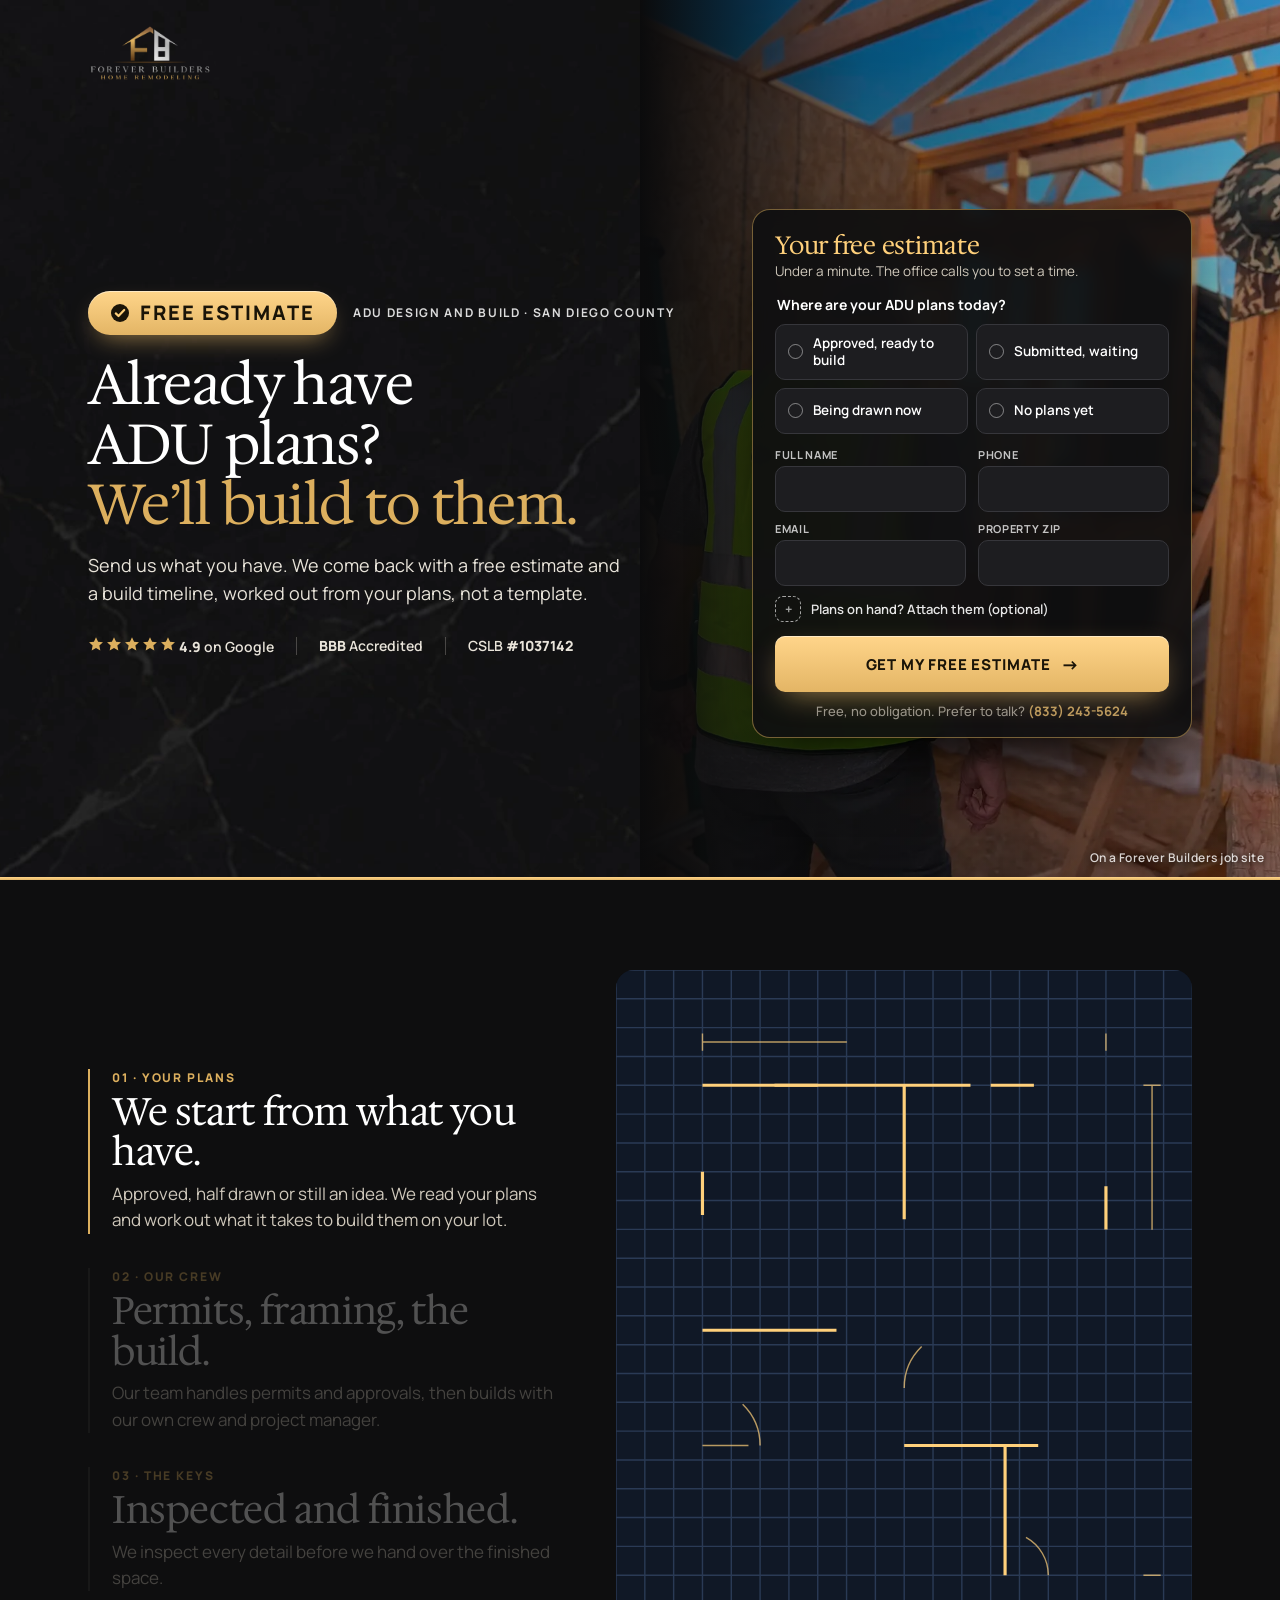
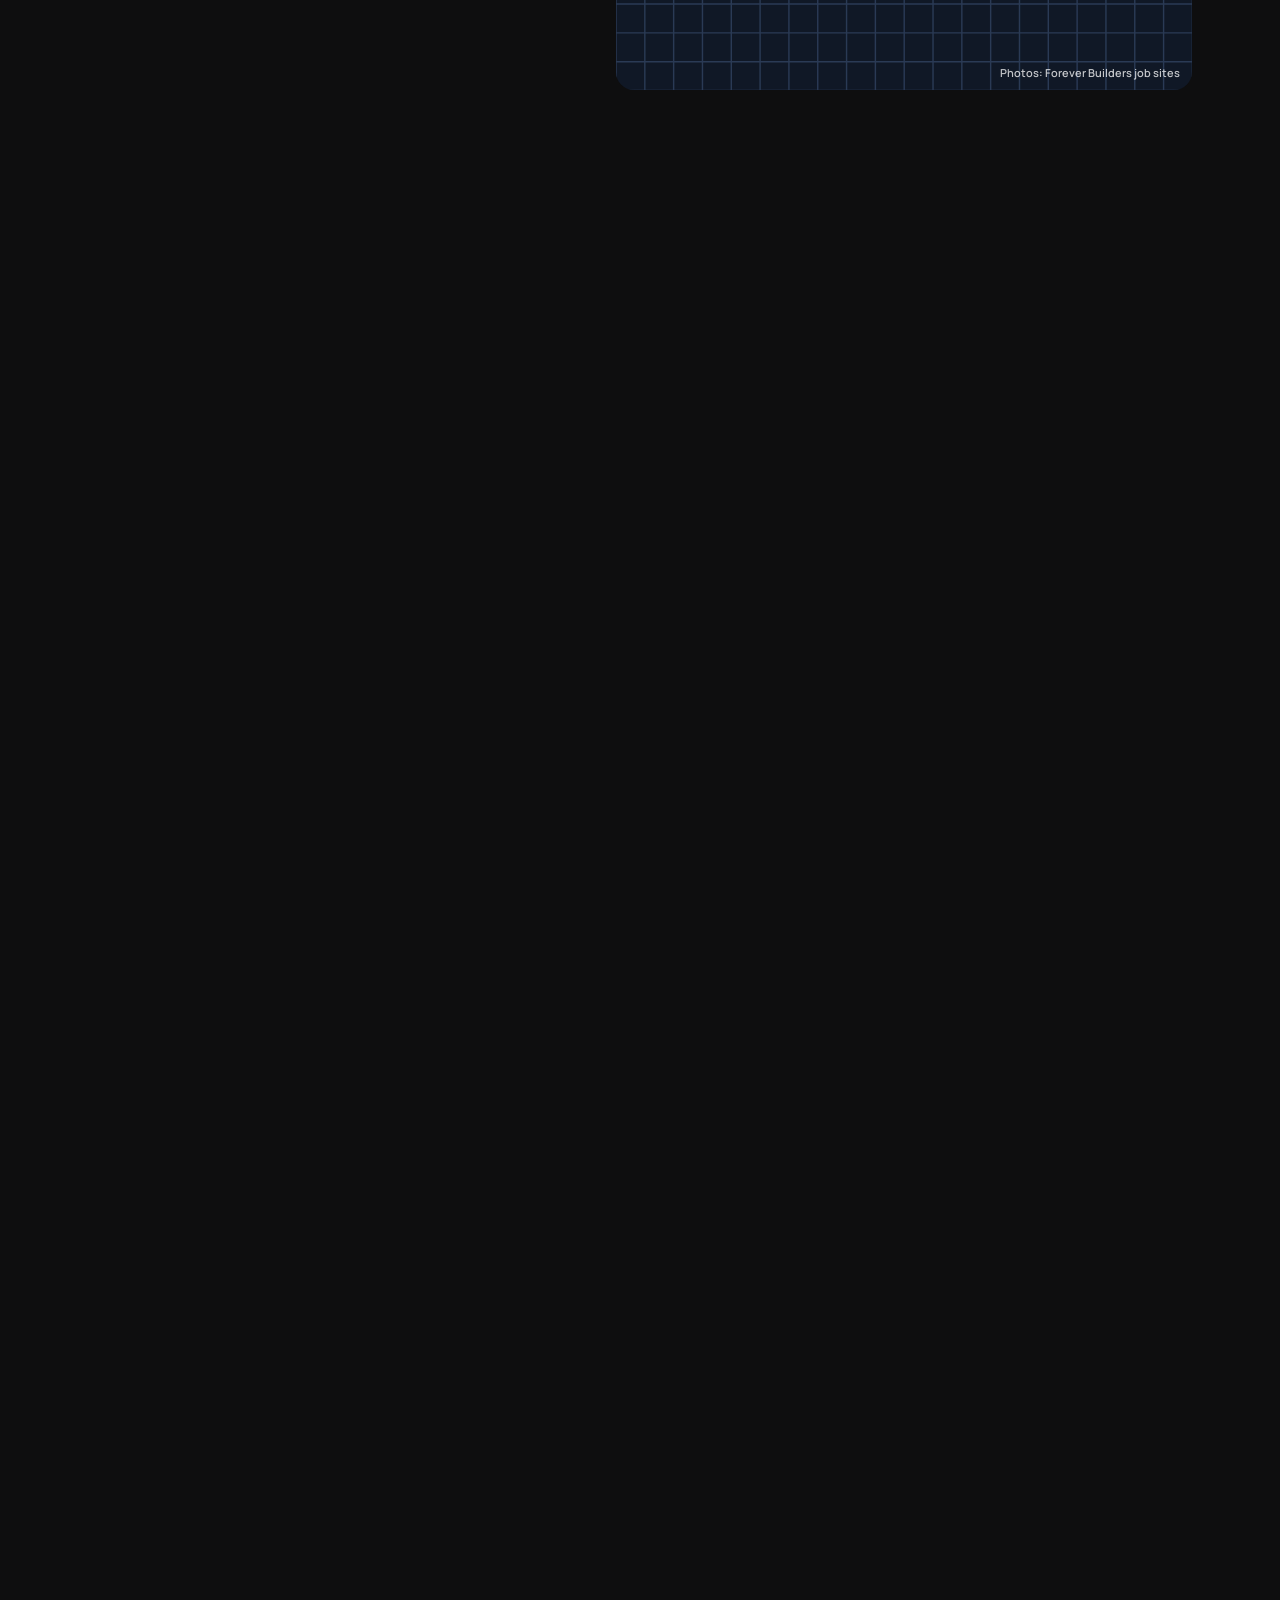
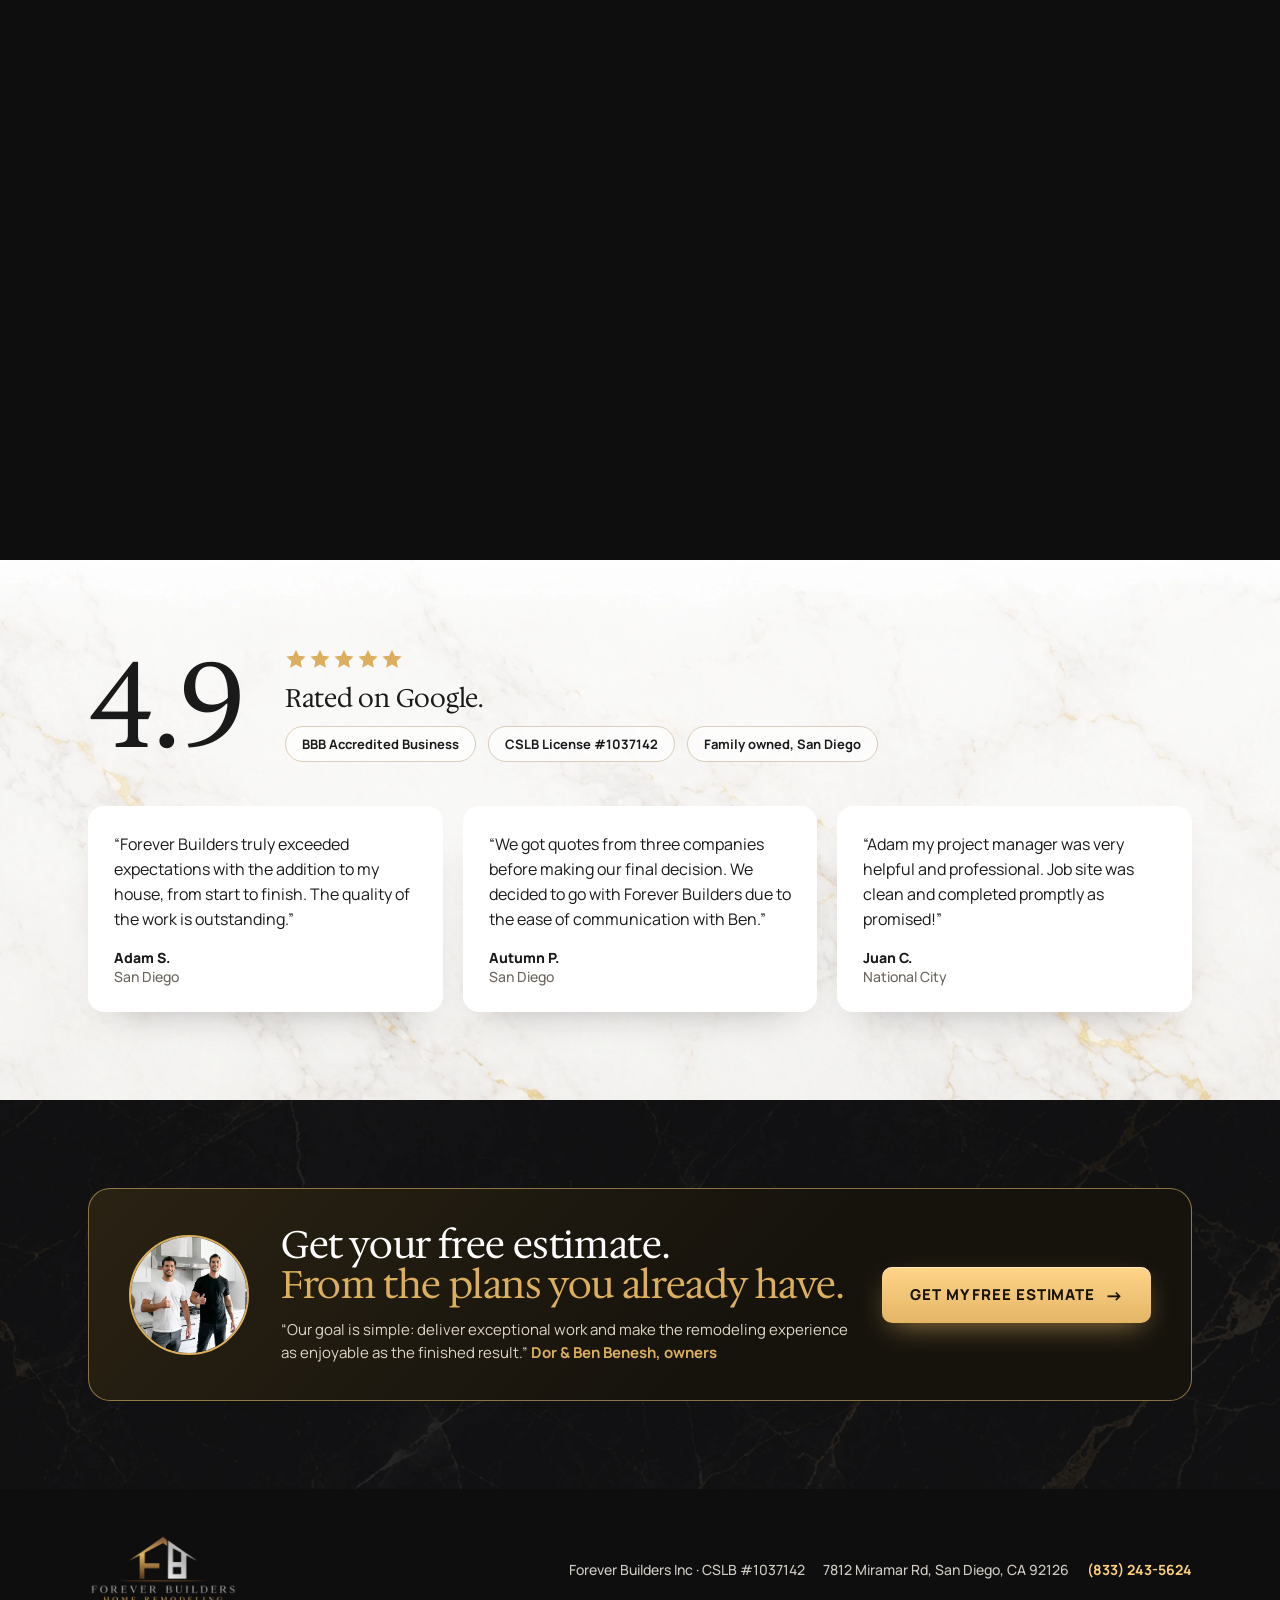
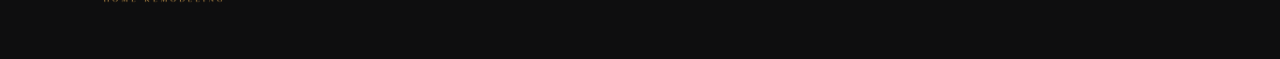
<file: 1-adu/a/index.html>
<!doctype html>
<html lang="en" data-page="adu-a" data-endpoint="" data-lead-endpoint="">
<head>
<meta charset="utf-8">
<meta name="viewport" content="width=device-width,initial-scale=1,viewport-fit=cover">
<meta name="robots" content="noindex,nofollow">
<title>ADU plans? We build to them · Forever Builders</title>
<link rel="preconnect" href="https://fonts.googleapis.com"><link rel="preconnect" href="https://fonts.gstatic.com" crossorigin>
<link href="https://fonts.googleapis.com/css2?family=Hedvig+Letters+Serif:opsz@12..24&family=Manrope:wght@400;500;600;700;800&display=swap" rel="stylesheet">
<link rel="stylesheet" href="../../_shared/fb.css">
<style>
body{background:var(--ink);color:#fff}
.hero{position:relative;background:#0b0b0c url(../../_assets/site/wide-black-marble-bg.webp) center/cover;overflow:hidden;display:flex;flex-direction:column;min-height:min(100svh,880px)}
.hero::after{content:"";position:absolute;left:0;right:0;bottom:0;height:3px;background:var(--gold-grad);z-index:3}
.top{position:relative;z-index:3;padding:20px var(--gut) 0;width:100%;max-width:var(--max);margin:0 auto}
.top img{width:124px}
.hero-grid{position:relative;z-index:2;flex:1;display:grid;grid-template-columns:1fr 440px;gap:48px;align-items:center;padding-top:20px;padding-bottom:40px}
.hero h1{font-size:clamp(40px,4.4vw,62px);margin:20px 0 18px}
.hero .sub{font-size:18px;max-width:30em;color:#e9e4da}
.hero .proofrow{margin-top:28px;color:#e9e4da}
.photo{position:absolute;top:0;right:0;bottom:0;width:50%;margin:0;z-index:0}
.photo img{width:100%;height:100%;object-fit:cover;object-position:50% 35%}
.photo::after{content:"";position:absolute;inset:0;background:linear-gradient(90deg,#0b0b0c 0%,rgba(11,11,12,.55) 35%,rgba(11,11,12,.25) 100%)}
.photo figcaption{position:absolute;right:16px;bottom:14px;z-index:1;font:600 12px var(--sans);letter-spacing:.04em;color:#fff;opacity:.8;text-shadow:0 1px 6px #000}
.right{position:relative}
.card{position:relative;z-index:2;background:rgba(16,16,17,.93);backdrop-filter:blur(8px);border:1px solid rgba(220,175,94,.5);border-radius:18px;padding:22px 22px 16px;box-shadow:0 30px 60px -20px #000}
.card h2{font-size:25px;margin:0 0 2px;color:var(--gold-hi)}
.card .lede{font-size:13.5px;color:#cfc8bb;margin:0 0 14px}
.card .fb-q{font-size:14px;margin-bottom:10px}
.card .opts{grid-template-columns:1fr 1fr;gap:8px}
.card .opt{background:#1d1d20;border-color:#36363b;color:#fff;font-size:13.5px;min-height:46px;padding:10px 12px;gap:10px}
.card .opt::before{width:15px;height:15px}
.card .opt[aria-pressed="true"]{background:#2a2418;border-color:var(--gold)}
.card .fb-field{margin-bottom:10px}
.card .fb-field span{font-size:11px;margin-bottom:5px}
.card .fb-field input{background:#1d1d20;border-color:#36363b;color:#fff;height:46px}
.card .fb-step{margin-bottom:14px}
.card .fb-file{margin:0 0 12px;font-size:13px}
.card .fb-file::before{width:26px;height:26px}
.card .fb-fine{color:#cfc8bb;margin-top:10px}
.card .fb-fine a{color:var(--gold-hi);text-decoration:none;font-weight:700}

/* signature: plans -> framing -> finished */
.build{position:relative;height:320vh;background:var(--ink)}
.build .stick{position:sticky;top:0;height:100vh;display:grid;grid-template-columns:.9fr 1.1fr;gap:56px;align-items:center}
.stages{list-style:none;margin:0;padding:0;display:grid;gap:34px}
.stages li{opacity:.28;transition:opacity .35s;border-left:2px solid #333;padding-left:22px}
.stages li.on{opacity:1;border-color:var(--gold)}
.stages .n{font:800 12px var(--sans);letter-spacing:.16em;color:var(--gold)}
.stages h3{font-size:clamp(26px,3vw,40px);margin:6px 0 8px}
.stages p{color:#cfc8bb;max-width:26em}
.frame{position:relative;aspect-ratio:4/5;max-height:82vh;border-radius:18px;overflow:hidden;background:#101826;justify-self:end;width:100%}
.frame img{position:absolute;inset:0;width:100%;height:100%;object-fit:cover;opacity:0}
.frame svg{position:absolute;inset:0;width:100%;height:100%}
.frame .bp{stroke:var(--gold-hi);fill:none;stroke-width:2.2}
.frame .bp.thin{stroke-width:1;opacity:.7}
.frame text{fill:var(--gold-hi);font:700 11px var(--sans);letter-spacing:.14em}
.frame .grid{stroke:#2a3a55;stroke-width:1}
.frame figcaption{position:absolute;right:12px;bottom:10px;font:600 11px var(--sans);opacity:.75;z-index:2}
.build-head{position:absolute;top:0;left:0;right:0}

/* reviews on ivory marble */
.rev{background:var(--ivory) url(../../_assets/site/white-marble-bg.webp) center/cover;color:var(--text);padding:88px 0}
.rev-top{display:grid;grid-template-columns:auto 1fr;gap:40px;align-items:center;margin-bottom:44px}
.big{font-family:var(--serif);font-size:120px;line-height:.85}
.rev-top .stars svg{width:22px;height:22px}
.badges{display:flex;flex-wrap:wrap;gap:12px;margin-top:14px}
.badge{border:1px solid #d8cdb8;background:rgba(255,255,255,.7);border-radius:999px;padding:8px 16px;font:700 13px var(--sans)}
.quotes{display:grid;grid-template-columns:repeat(3,1fr);gap:20px}
.q{background:#fff;border-radius:16px;padding:26px;box-shadow:0 20px 40px -28px rgba(0,0,0,.35);display:flex;flex-direction:column;gap:16px}
.q p{font-size:16px}
.q cite{font:800 14px var(--sans);font-style:normal;margin-top:auto}
.q cite span{display:block;font-weight:500;color:var(--mute)}

/* owners + the offer, the peak */
.own{background:var(--ink) url(../../_assets/site/wide-black-marble-bg.webp) center/cover;padding:88px 0}
.peak{border-radius:22px;padding:36px 40px;background:linear-gradient(135deg,#2a2213,#16130d 60%);border:1px solid rgba(255,208,123,.5);display:grid;grid-template-columns:auto 1fr auto;gap:32px;align-items:center}
.ownimg{width:120px;height:120px;border-radius:50%;object-fit:cover;object-position:50% 18%;border:2px solid var(--gold)}
.peak h2{font-size:clamp(28px,3vw,42px)}
.oq{color:#ddd5c6;margin-top:12px;font-size:15px;max-width:40em}
.oq b{color:var(--gold);font-weight:700;white-space:nowrap}

@media (max-width:900px){
  .top{padding:16px var(--gut) 0}.top img{width:112px}
  .hero{min-height:0}
  .hero-grid{position:static;grid-template-columns:1fr;gap:0;padding-top:8px;padding-bottom:44px}
  .hero .proofrow .sep{display:none}
  .hero h1{margin:10px 0 14px}
  .hero .sub{font-size:17px}
  .hero .proofrow{margin-top:20px;font-size:13px;gap:8px 14px}
  .photo{inset:0 0 auto 0;width:auto;height:560px}
  .photo::after{content:"";position:absolute;inset:0;background:linear-gradient(180deg,rgba(11,11,12,.55) 0%,rgba(11,11,12,.75) 55%,#0b0b0c 100%)}
  .photo figcaption{display:none}
  .left{position:relative;z-index:2;padding-top:6px}
  .right{position:static}
  .card{margin:26px 0 0;padding:20px 16px 16px}
  .card .opts{grid-template-columns:1fr 1fr;gap:8px}
  .card .opt{font-size:13.5px;padding:10px 12px;gap:8px}
  .card .opt::before{width:14px;height:14px}
  .build{height:240vh}
  .build .stick{grid-template-columns:1fr;grid-template-rows:auto 1fr;gap:18px;align-content:start;padding-top:18px}
  .frame{max-height:none;height:58vh;aspect-ratio:auto;order:-1}
  .stages{gap:0;position:relative;min-height:170px}
  .stages li{position:absolute;inset:0 0 auto 0;opacity:0;border:0;padding:0}
  .stages li.on{opacity:1}
  .rev,.own{padding:56px 0}
  .rev-top{grid-template-columns:1fr;gap:10px}
  .big{font-size:88px}
  .quotes{grid-template-columns:1fr}
  .peak{grid-template-columns:1fr;gap:18px;padding:26px 20px}
  .ownimg{width:84px;height:84px}
  .peak .btn{width:100%}
}
@media (prefers-reduced-motion:reduce){
  .build{height:auto}.build .stick{position:static;height:auto;padding:64px 0}
  .stages li{position:static!important;opacity:1!important}
  .frame img.fin{opacity:1}
}
</style>
<script src="../copy.js"></script>
<script src="../../_shared/fb.js" defer></script>
</head>
<body>
<svg width="0" height="0" style="position:absolute"><symbol id="st" viewBox="0 0 20 20"><path fill="currentColor" d="M10 1.5l2.6 5.6 6.1.7-4.5 4.2 1.2 6L10 15l-5.4 3 1.2-6L1.3 7.8l6.1-.7z"/></symbol></svg>

<header class="hero">
  <figure class="photo" style="margin:0"><img data-k-src="hero" src="../../_assets/site/my-forever-builders-room-addition-adu-project.webp" alt="Forever Builders crew on a framing job"><figcaption>On a Forever Builders job site</figcaption></figure>
  <div class="wrap top"><img src="../../_assets/logo.png" alt="Forever Builders Home Remodeling"></div>
  <div class="wrap hero-grid">
    <div class="left">
      <div class="offer-tag"><span class="ot-main"><svg viewBox="0 0 20 20" aria-hidden="true"><circle cx="10" cy="10" r="9" fill="#1a1408"/><path d="M5.8 10.4l2.7 2.6 5.7-6" fill="none" stroke="#FFD07B" stroke-width="2.2" stroke-linecap="round" stroke-linejoin="round"/></svg>Free estimate</span><span class="ot-sub" data-k="eyebrow">ADU design and build · San Diego County</span></div>
      <h1 data-k="h1">Already have ADU&nbsp;plans?<span class="pk">We’ll build to them.</span></h1>
      <p class="sub" data-k="sub">Send us what you have. We come back with a free estimate and a build timeline, worked out from your plans, not a template.</p>
      <div class="proofrow">
        <span><span class="stars"><svg><use href="#st"/></svg><svg><use href="#st"/></svg><svg><use href="#st"/></svg><svg><use href="#st"/></svg><svg><use href="#st"/></svg></span> <b>4.9</b> on Google</span>
        <span class="sep"></span><span><b>BBB</b> Accredited</span>
        <span class="sep"></span><span>CSLB <b>#1037142</b></span>
      </div>
    </div>
    <div class="right">
      <form class="card" id="estimate" data-fbform novalidate>
        <h2>Your free estimate</h2>
        <p class="lede">Under a minute. The office calls you to set a time.</p>
        <fieldset class="fb-step" data-step="plans">
          <legend class="fb-q">Where are your ADU plans today?</legend>
          <div class="opts">
            <button class="opt" data-opt="approved">Approved, ready to build</button>
            <button class="opt" data-opt="submitted">Submitted, waiting</button>
            <button class="opt" data-opt="drawing">Being drawn now</button>
            <button class="opt" data-opt="none">No plans yet</button>
          </div>
        </fieldset>
        <div class="fb-step" data-step="contact">
          <div class="row2">
            <label class="fb-field"><span>Full name</span><input name="name" autocomplete="name" required></label>
            <label class="fb-field"><span>Phone</span><input name="phone" type="tel" inputmode="tel" autocomplete="tel" required></label>
            <label class="fb-field"><span>Email</span><input name="email" type="email" autocomplete="email" required></label>
            <label class="fb-field"><span>Property ZIP</span><input name="zip" inputmode="numeric" maxlength="5" autocomplete="postal-code" required></label>
          </div>
          <label class="fb-file"><span data-fname>Plans on hand? Attach them (optional)</span><input type="file" name="plans" accept=".pdf,image/*"></label>
        </div>
        <button class="btn btn-wide" type="submit"><span data-k="cta">Get my free estimate</span> <span class="arr">→</span></button>
        <p class="fb-fine">Free, no obligation. Prefer to talk? <a href="tel:+18332435624">(833) 243-5624</a></p>
      </form>
    </div>
  </div>
</header>

<section class="build" id="build" aria-label="From plans to a finished ADU">
  <div class="wrap stick">
    <ol class="stages">
      <li class="on"><div class="n">01 · YOUR PLANS</div><h3>We start from what you have.</h3><p>Approved, half drawn or still an idea. We read your plans and work out what it takes to build them on your lot.</p></li>
      <li><div class="n">02 · OUR CREW</div><h3>Permits, framing, the build.</h3><p>Our team handles permits and approvals, then builds with our own crew and project manager.</p></li>
      <li><div class="n">03 · THE KEYS</div><h3>Inspected and finished.</h3><p>We inspect every detail before we hand over the finished space.</p></li>
    </ol>
    <figure class="frame" style="margin:0">
      <svg viewBox="0 0 400 500" preserveAspectRatio="xMidYMid slice" aria-hidden="true">
        <g class="grid" id="bpgrid"></g>
        <g id="bp">
          <path class="bp" d="M60 80H340V420H60Z"/>
          <path class="bp" d="M60 250H200M200 80V330M200 330H340M270 330V420"/>
          <path class="bp thin" d="M200 290a40 40 0 0 1 40-40M60 330h40M100 330a40 40 0 0 0-40-40M300 420a30 30 0 0 0-30-30"/>
          <path class="bp" d="M110 80h50M260 80h50M340 150v50M60 140v50" stroke-width="5"/>
          <path class="bp thin" d="M60 50H340M60 44v12M340 44v12M372 80V420M366 80h12M366 420h12"/>
          <text x="96" y="170">LIVING</text><text x="236" y="210">KITCHEN</text><text x="104" y="300">BED</text><text x="214" y="380">BATH</text><text x="292" y="380">ENTRY</text>
        </g>
      </svg>
      <img class="frm" src="../../_assets/site/my-forever-builders-room-addition-adu-project3.webp" alt="Framing inside a Forever Builders build" loading="lazy">
      <img class="fin" src="../../_assets/site/my-forever-builders-room-addition-adu-project4.webp" alt="A finished interior by Forever Builders" loading="lazy">
      <figcaption>Photos: Forever Builders job sites</figcaption>
    </figure>
  </div>
</section>


<section class="rev">
  <div class="wrap">
    <div class="rev-top">
      <div class="big">4.9</div>
      <div>
        <span class="stars"><svg><use href="#st"/></svg><svg><use href="#st"/></svg><svg><use href="#st"/></svg><svg><use href="#st"/></svg><svg><use href="#st"/></svg></span>
        <h2 style="margin-top:8px">Rated on Google.</h2>
        <div class="badges"><span class="badge">BBB Accredited Business</span><span class="badge">CSLB License #1037142</span><span class="badge">Family owned, San Diego</span></div>
      </div>
    </div>
    <div class="quotes">
      <figure class="q" style="margin:0"><p>“Forever Builders truly exceeded expectations with the addition to my house, from start to finish. The quality of the work is outstanding.”</p><cite>Adam S.<span>San Diego</span></cite></figure>
      <figure class="q" style="margin:0"><p>“We got quotes from three companies before making our final decision. We decided to go with Forever Builders due to the ease of communication with Ben.”</p><cite>Autumn P.<span>San Diego</span></cite></figure>
      <figure class="q" style="margin:0"><p>“Adam my project manager was very helpful and professional. Job site was clean and completed promptly as promised!”</p><cite>Juan C.<span>National City</span></cite></figure>
    </div>
  </div>
</section>

<section class="own">
  <div class="wrap">
    <div class="peak">
      <img class="ownimg" src="../../_assets/site/dor-and-segev-my-forever-builders-owners.jpg" alt="Dor and Ben Benesh, owners of Forever Builders" loading="lazy">
      <div>
        <h2>Get your free estimate.<span class="pk">From the plans you already have.</span></h2>
        <p class="oq">“Our goal is simple: deliver exceptional work and make the remodeling experience as enjoyable as the finished result.” <b>Dor &amp; Ben Benesh, owners</b></p>
      </div>
      <a class="btn" href="#estimate" data-goto="#estimate" data-from="peak">Get my free estimate <span class="arr">→</span></a>
    </div>
  </div>
</section>

<footer class="foot">
  <div class="wrap">
    <img src="../../_assets/logo.png" alt="Forever Builders">
    <div class="legal"><span>Forever Builders Inc · CSLB #1037142</span><span>7812 Miramar Rd, San Diego, CA 92126</span><a href="tel:+18332435624">(833) 243-5624</a></div>
  </div>
</footer>

<script>
/* blueprint grid + scroll-driven stages */
(function(){
  var g=document.getElementById('bpgrid'),s='';for(var x=0;x<=400;x+=20)s+='<path d="M'+x+' 0V500"/>';for(var y=0;y<=500;y+=20)s+='<path d="M0 '+y+'H400"/>';g.innerHTML=s;
  var paths=[].slice.call(document.querySelectorAll('#bp path')),L=paths.map(function(p){var l=p.getTotalLength();p.style.strokeDasharray=l;p.style.strokeDashoffset=l;return l});
  var sec=document.getElementById('build'),li=[].slice.call(sec.querySelectorAll('.stages li')),frm=sec.querySelector('.frm'),fin=sec.querySelector('.fin'),bp=document.getElementById('bp');
  var labels=[].slice.call(sec.querySelectorAll('#bp text'));
  if(matchMedia('(prefers-reduced-motion: reduce)').matches){paths.forEach(function(p){p.style.strokeDashoffset=0});return}
  function cl(v){return v<0?0:v>1?1:v}
  function tick(){
    var r=sec.getBoundingClientRect(),p=cl(-r.top/(r.height-innerHeight));
    var d=0.15+0.85*cl(p/0.3);paths.forEach(function(el,i){el.style.strokeDashoffset=L[i]*(1-d)});labels.forEach(function(t){t.style.opacity=d>.8?1:0});
    frm.style.opacity=cl((p-0.33)/0.12);fin.style.opacity=cl((p-0.68)/0.12);
    bp.style.opacity=1-0.75*cl((p-0.33)/0.12);g.style.opacity=1-cl((p-0.33)/0.12);
    var k=p<0.33?0:p<0.68?1:2;li.forEach(function(e,i){e.classList.toggle('on',i===k)});
  }
  addEventListener('scroll',function(){requestAnimationFrame(tick)},{passive:true});addEventListener('resize',tick);tick();
})();
</script>
</body>
</html>
</file>
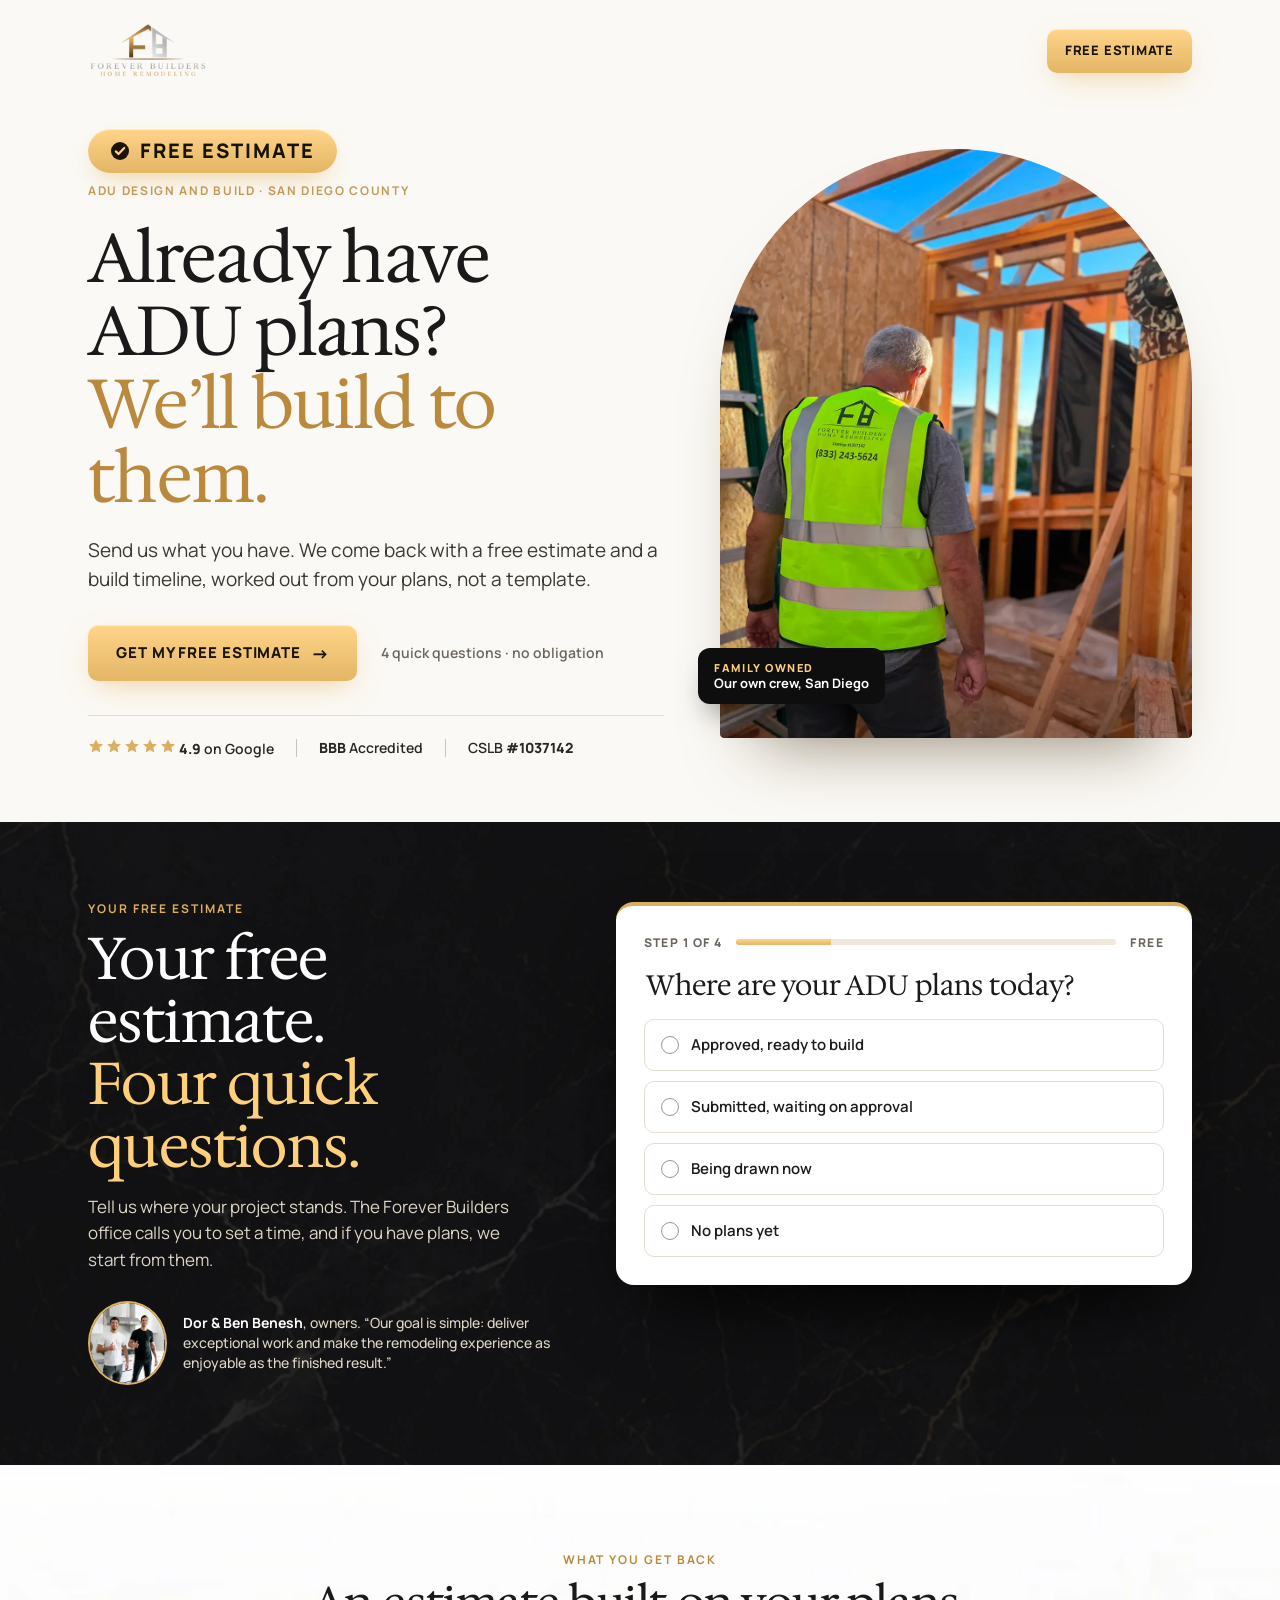
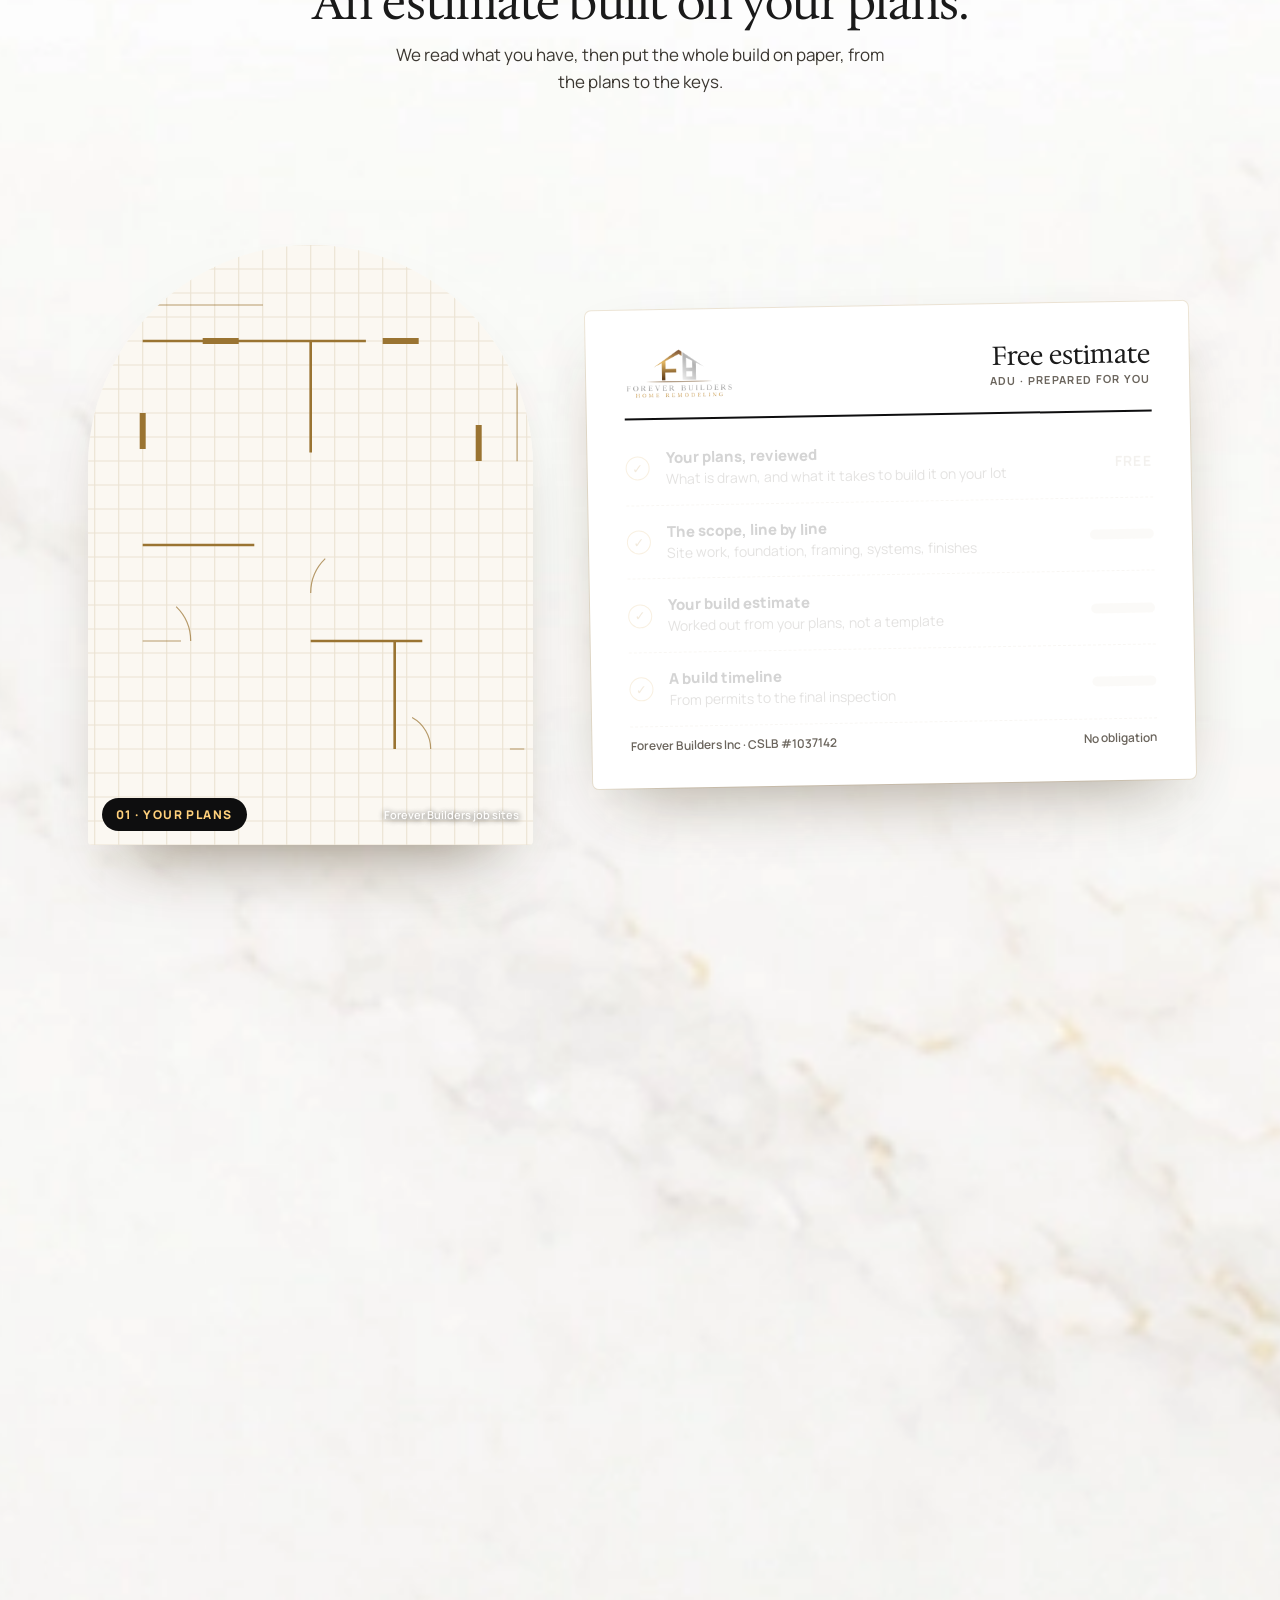
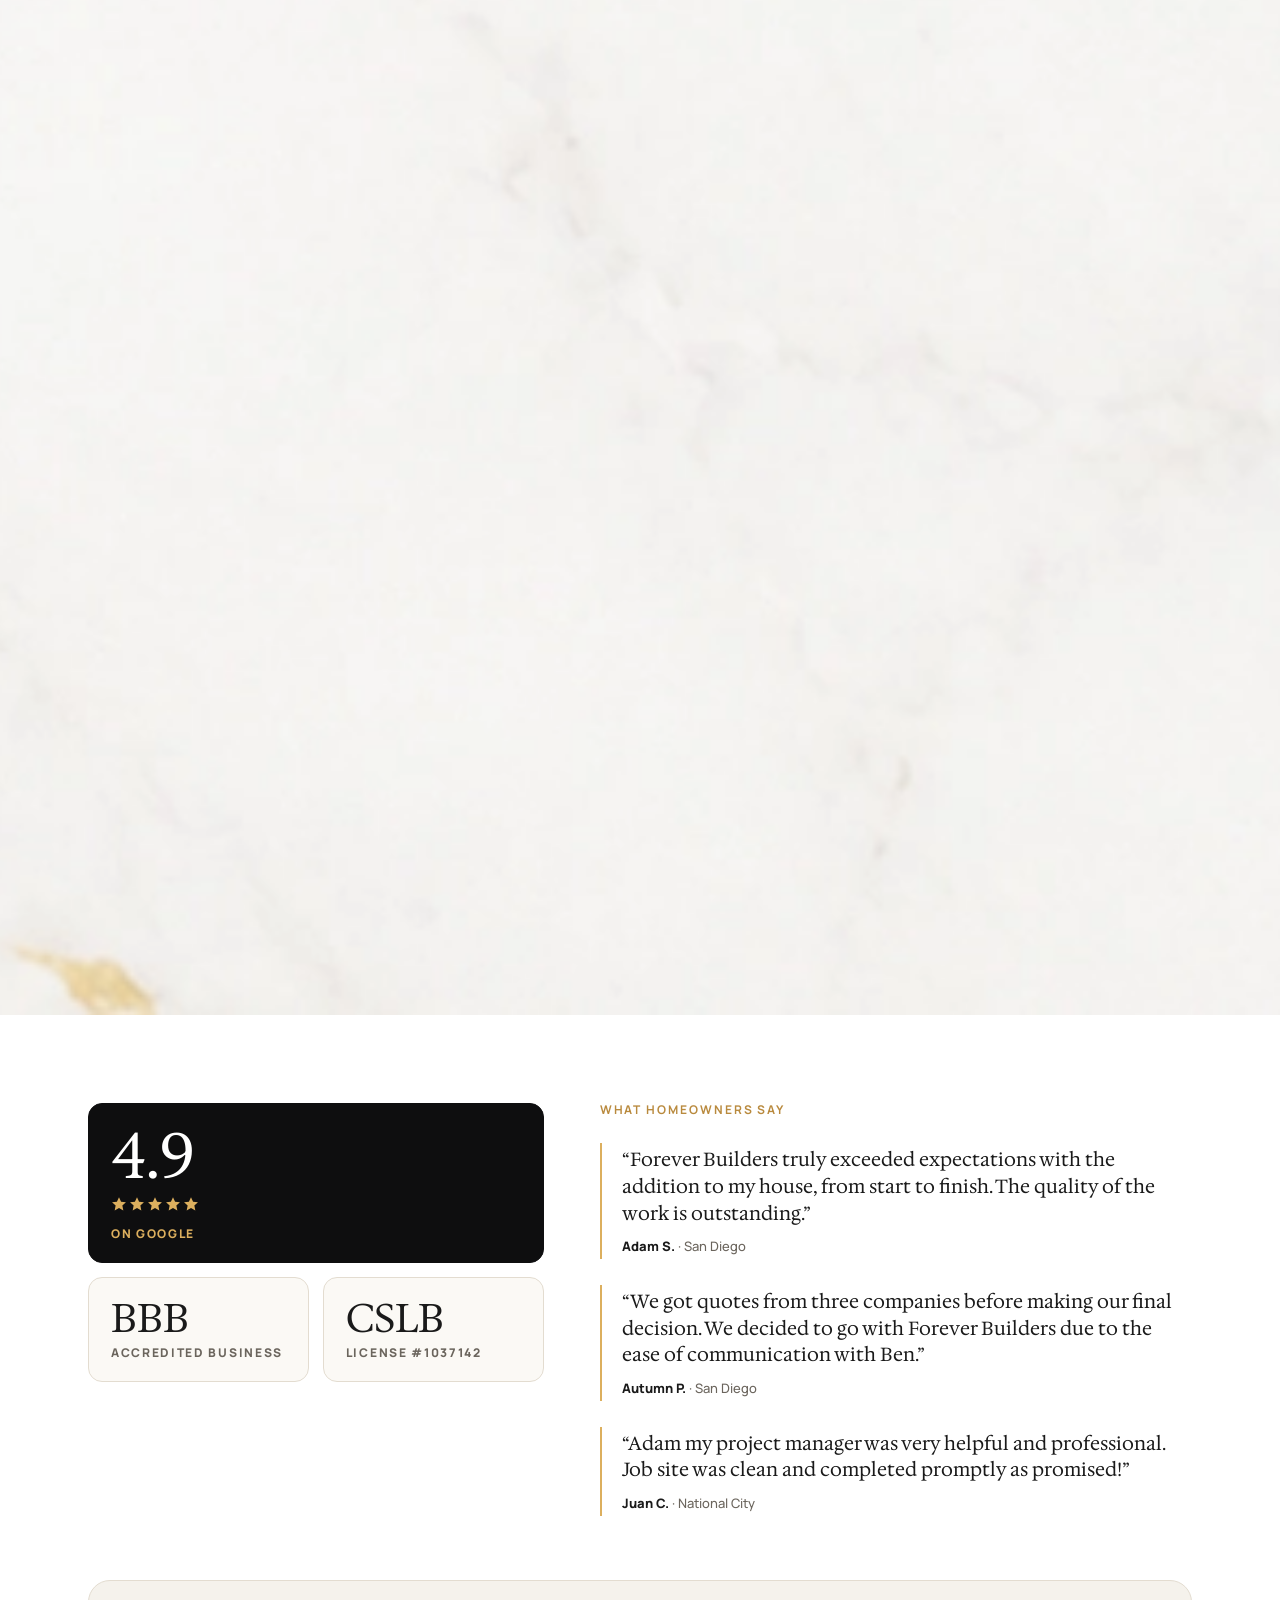
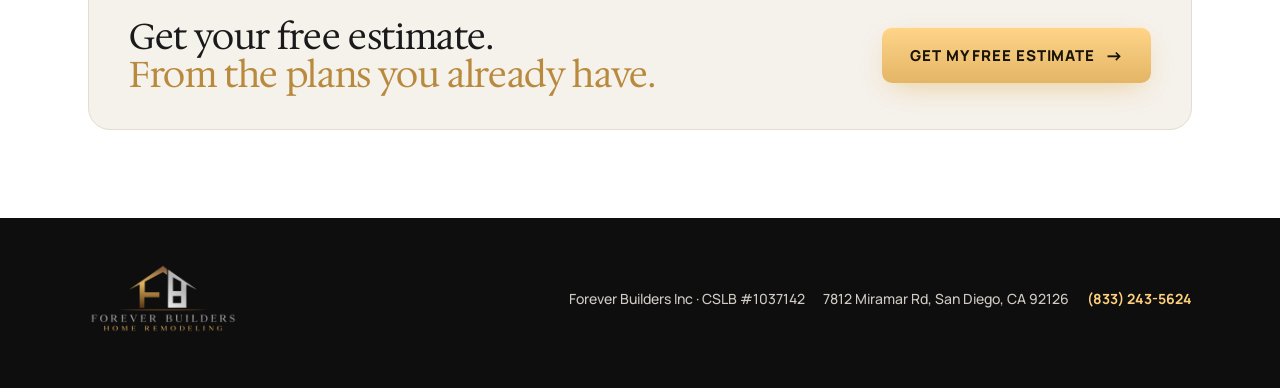
<file: 1-adu/b/index.html>
<!doctype html>
<html lang="en" data-page="adu-b" data-endpoint="" data-lead-endpoint="">
<head>
<meta charset="utf-8">
<meta name="viewport" content="width=device-width,initial-scale=1,viewport-fit=cover">
<meta name="robots" content="noindex,nofollow">
<title>ADU plans? We build to them · Forever Builders</title>
<link rel="preconnect" href="https://fonts.googleapis.com"><link rel="preconnect" href="https://fonts.gstatic.com" crossorigin>
<link href="https://fonts.googleapis.com/css2?family=Hedvig+Letters+Serif:opsz@12..24&family=Manrope:wght@400;500;600;700;800&display=swap" rel="stylesheet">
<link rel="stylesheet" href="../../_shared/fb.css">
<style>
body{background:var(--paper)}
.it{font-family:var(--didot);font-style:italic;font-weight:400;letter-spacing:-.01em}
.pk{color:var(--gold-lo)}
.top{display:flex;justify-content:space-between;align-items:center;padding:18px var(--gut);max-width:var(--max);margin:0 auto}
.top img{width:120px}
.top .btn{min-height:44px;padding:0 18px;font-size:13px}

/* hero: editorial, light */
.hero{padding:28px 0 64px}
.hero .g{display:grid;grid-template-columns:1.1fr .9fr;gap:56px;align-items:center}
.hero h1{font-size:clamp(44px,5.4vw,80px);margin:22px 0 22px}
.hero h1 .pk{font-family:var(--didot);font-style:italic}
.hero .sub{font-size:19px;color:#3b3731;max-width:30em}
.hero .acts{display:flex;flex-wrap:wrap;gap:16px 24px;align-items:center;margin-top:30px}
.hero .acts small{font:600 14px var(--sans);color:var(--mute)}
.hero .proofrow{margin-top:34px;padding-top:22px;border-top:1px solid var(--line);color:#2b2824}
.arch{position:relative;aspect-ratio:4/5;border-radius:999px 999px 18px 18px;overflow:hidden;box-shadow:0 40px 70px -40px rgba(60,40,10,.6)}
.arch img{width:100%;height:100%;object-fit:cover}
.arch-tag{position:absolute;left:-22px;bottom:34px;background:var(--ink);color:#fff;border-radius:12px;padding:12px 16px;font:700 13px/1.3 var(--sans);box-shadow:0 16px 30px -12px rgba(0,0,0,.5)}
.arch-tag b{display:block;color:var(--gold-hi);font:800 11px var(--sans);letter-spacing:.14em;text-transform:uppercase}
.archwrap{position:relative}

/* signature: the estimate sheet fills in */
.sheet-sec{position:relative;background:var(--ivory) url(../../_assets/site/white-marble-bg.webp) center/cover;padding-top:88px}
.sheet-sec .lead{text-align:center}
.sheet-sec .lead p{margin:14px auto 0}
.scrub{position:relative;height:280vh}
.sheet-sec .stick{position:sticky;top:0;height:100vh;display:grid;grid-template-columns:.85fr 1.15fr;gap:56px;align-items:center}
.arch2{position:relative;margin:0;height:min(76vh,600px);border-radius:999px 999px 18px 18px;overflow:hidden;box-shadow:0 40px 70px -40px rgba(60,40,10,.6)}
.arch2 .bpbox{position:absolute;inset:0}
.arch2 .st{position:absolute;inset:0;width:100%;height:100%;object-fit:cover;opacity:0;transition:opacity .6s}
.arch2 .st.on{opacity:1}
.arch2 figcaption{position:absolute;left:14px;right:14px;bottom:14px;display:flex;justify-content:space-between;align-items:center;gap:10px;z-index:2}
.arch2 .stage{background:var(--ink);color:var(--gold-hi);border-radius:999px;padding:8px 14px;font:800 12px var(--sans);letter-spacing:.12em;text-transform:uppercase}
.arch2 figcaption span{font:600 11px var(--sans);color:#fff;text-shadow:0 1px 6px #000;opacity:.85}
.sheet-sec h2{font-size:clamp(32px,3.6vw,50px)}
.sheet-sec .lead p{color:#3b3731;max-width:30em}
.sheet{background:#fff;border-radius:6px;padding:34px 38px;box-shadow:0 30px 70px -30px rgba(60,40,10,.45),0 0 0 1px #eee6d7;font-size:15px;transform:rotate(-1deg)}
.sheet header{display:flex;justify-content:space-between;align-items:flex-start;border-bottom:2px solid var(--ink);padding-bottom:14px;margin-bottom:6px}
.sheet header img{width:110px}
.sheet header div{text-align:right;font:700 11px/1.5 var(--sans);letter-spacing:.12em;text-transform:uppercase;color:var(--mute)}
.sheet header div b{display:block;font:400 26px var(--didot);font-style:italic;letter-spacing:0;text-transform:none;color:var(--text)}
.line{display:grid;grid-template-columns:28px 1fr auto;gap:12px;align-items:center;padding:15px 0;border-bottom:1px dashed #ddd3c2;opacity:.18;transition:opacity .4s,transform .4s;transform:translateY(6px)}
.line.on{opacity:1;transform:none}
.line .ck{width:24px;height:24px;border-radius:50%;border:1.5px solid var(--gold);display:grid;place-items:center;color:var(--gold-lo);font-weight:800;font-size:13px}
.line.on .ck{background:var(--gold);color:#fff}
.line strong{display:block;font:800 15px var(--sans)}
.line span.d{display:block;color:var(--mute);font-size:14px}
.line .amt{font:700 14px var(--sans);color:#bfb6a6;letter-spacing:.1em}
.line .bar{display:inline-block;width:64px;height:10px;border-radius:5px;background:#eee7da}
.sheet footer{display:flex;justify-content:space-between;margin-top:16px;font:600 12px var(--sans);color:var(--mute)}

/* process */
.proc{padding:96px 0;background:var(--paper)}
.proc h2,.proof h2,.faq h2{font-size:clamp(32px,3.8vw,52px)}
.steps{list-style:none;margin:44px 0 0;padding:0;display:grid;grid-template-columns:repeat(4,1fr);gap:26px;counter-reset:s}
.steps li{border-top:2px solid var(--ink);padding-top:18px}
.steps li::before{counter-increment:s;content:"0" counter(s);font:400 44px var(--didot);font-style:italic;color:var(--gold-lo);display:block;margin-bottom:8px}
.steps h3{font-size:24px;margin-bottom:8px}
.steps p{color:#4a453e;font-size:15px}

/* proof */
.proof{padding:88px 0;background:#fff}
.proof .g{display:grid;grid-template-columns:1fr 1.3fr;gap:56px;align-items:start}
.qcol{display:grid;gap:26px}
.closer{margin-top:64px;padding:36px 40px;border-radius:22px;background:var(--ivory);border:1px solid var(--line);display:grid;grid-template-columns:1fr auto;gap:24px;align-items:center}
.closer h2{font-size:clamp(26px,2.8vw,40px)}
@media(max-width:900px){.closer{grid-template-columns:1fr;padding:24px 20px}.closer .btn{width:100%}}
.qcol figure{margin:0;border-right:0;border-left:2px solid var(--gold);padding:4px 0 4px 20px}
.qcol p{font:400 21px/1.4 var(--didot);font-style:italic}
.qcol cite{display:block;margin-top:10px;font:800 13px var(--sans);font-style:normal}
.qcol cite span{font-weight:500;color:var(--mute)}
.score{display:grid;gap:14px;align-content:start}
.tile{border:1px solid var(--line);border-radius:14px;padding:20px 22px;background:var(--paper)}
.tile .n{font:400 64px/1 var(--didot);font-style:italic}
.tile .k{font:800 12px var(--sans);letter-spacing:.14em;text-transform:uppercase;color:var(--mute);margin-top:6px}
.tile.dark{background:var(--ink);color:#fff;border-color:var(--ink)}
.tile.dark .k{color:var(--gold)}
.tiles2{display:grid;grid-template-columns:1fr 1fr;gap:14px}
.jl{list-style:none;padding:0;margin:26px 0 0;display:grid;grid-template-columns:1fr 1fr;gap:10px}
.jl li{border:1px solid var(--line);border-radius:12px;padding:14px 16px}
.jl b{display:block;font:800 11px var(--sans);letter-spacing:.14em;text-transform:uppercase;color:var(--gold-lo)}
.jl span{font-family:var(--serif);font-size:20px}
.jl small{display:block;color:var(--mute);font-size:13px}
.qs{display:grid;grid-template-columns:repeat(3,1fr);gap:20px;margin-top:64px}
.qs figure{margin:0;border-left:2px solid var(--gold);padding:4px 0 4px 20px}
.qs p{font:400 21px/1.35 var(--didot);font-style:italic}
.qs cite{display:block;margin-top:12px;font:800 13px var(--sans);font-style:normal}
.qs cite span{font-weight:500;color:var(--mute)}

/* the offer: peak, dark */
.offer{background:var(--ink) url(../../_assets/site/wide-black-marble-bg.webp) center/cover;color:#fff;padding:80px 0}
.offer .g{display:grid;grid-template-columns:.9fr 1.1fr;gap:28px 56px;align-items:start}
.offer .wiz{grid-column:2;grid-row:1/span 2}
.offer .who{grid-column:1;grid-row:2;margin-top:0}
.offer h2{font-size:clamp(38px,4.6vw,64px)}
.offer h2 .pk{color:var(--gold-hi);font-family:var(--didot);font-style:italic}
.offer .lead p{color:#ddd5c6;margin-top:16px;max-width:26em}
.who{display:flex;gap:16px;align-items:center;margin-top:34px}
.who img{width:84px;height:84px;border-radius:50%;object-fit:cover;object-position:50% 20%;border:2px solid var(--gold)}
.who p{font:500 14px/1.45 var(--sans);color:#ddd5c6;margin:0}
.who b{color:#fff}
.wiz{background:#fff;color:var(--text);border-radius:18px;padding:28px;box-shadow:0 40px 80px -30px #000;border-top:4px solid var(--gold)}
.prog{display:flex;justify-content:space-between;align-items:center;margin-bottom:18px;font:800 12px var(--sans);letter-spacing:.12em;text-transform:uppercase;color:var(--mute)}
.prog i{flex:1;height:6px;border-radius:3px;background:#eee7da;margin:0 14px;position:relative;overflow:hidden}
.prog i::after{content:"";position:absolute;inset:0;width:calc(25% + 75% * var(--p,0));background:var(--gold-grad);transition:width .3s}
.wiz .fb-q{font:400 28px/1.15 var(--serif);margin-bottom:18px}
.wiz .opts{grid-template-columns:1fr}
.wiz .nav{display:flex;justify-content:space-between;align-items:center;margin-top:18px}
.linkbtn{background:none;border:0;font:700 14px var(--sans);color:var(--mute);cursor:pointer;padding:8px 0}
.wiz .fb-step[hidden]{display:none}

/* faq */
.faq{padding:88px 0;background:var(--paper)}
.faq .g{display:grid;grid-template-columns:.8fr 1.2fr;gap:56px}
.faq details{border-bottom:1px solid var(--line);padding:18px 0}
.faq summary{cursor:pointer;font:700 18px var(--sans);list-style:none;display:flex;justify-content:space-between;gap:16px}
.faq summary::after{content:"+";font:400 26px/1 var(--didot);color:var(--gold-lo)}
.faq details[open] summary::after{content:"–"}
.faq details p{margin-top:10px;color:#4a453e}

@media (max-width:900px){
  .top img{width:104px}
  .hero{padding:8px 0 56px}
  .hero .g{grid-template-columns:1fr;gap:28px}
  .hero h1{margin:12px 0 16px}
  .hero .sub{font-size:17px}
  .hero .acts .btn{width:100%}
  .hero .proofrow{margin-top:24px;font-size:13px;gap:8px 14px}
  .hero .proofrow .sep{display:none}
  .archwrap{order:-1;margin:0 auto;width:100%}
  .arch{aspect-ratio:16/11;border-radius:200px 200px 16px 16px}
  .arch-tag{left:12px;bottom:12px}
  .sheet-sec{padding-top:56px}
  .scrub{height:240vh}
  .sheet-sec .stick{grid-template-columns:1fr;grid-template-rows:auto auto;gap:14px;align-content:center;height:100svh}
  .arch2{height:38svh;border-radius:200px 200px 16px 16px}
  .sheet{padding:14px 16px;transform:none;font-size:14px}
  .sheet header{padding-bottom:10px}.sheet header img{width:84px}.sheet header div b{font-size:20px}
  .line{grid-template-columns:24px 1fr;padding:10px 0}
  .line span.d{display:none}
  .sheet footer{margin-top:10px;font-size:11px}
  .line .amt,.line .bar{display:none}
  .proof,.offer{padding:56px 0}
  .steps{grid-template-columns:1fr 1fr;gap:28px 18px}
  .steps h3{font-size:20px}
  .proof .g,.offer .g,.faq .g{grid-template-columns:1fr;gap:28px}
  .offer .wiz,.offer .who{grid-column:auto;grid-row:auto}
  .offer .lead p{display:none}
  .jl{grid-template-columns:1fr}
  .qs{grid-template-columns:1fr;gap:28px;margin-top:44px}
  .wiz{padding:22px 18px}
  .wiz .fb-q{font-size:24px}
}
@media (prefers-reduced-motion:reduce){.scrub{height:auto}.sheet-sec .stick{position:static;height:auto;padding:48px var(--gut) 88px}.line{opacity:1;transform:none}.arch2 .st[data-s="3"]{opacity:1}}

/* no Bodoni italic (Niv 11.11): every accent is Hedvig, upright */
.hero h1 .pk,.offer h2 .pk,.it,.tile .n,.qcol p,.sheet header div b{font-family:var(--serif)!important;font-style:normal!important}
.qcol p{font-size:19px}
</style>
<script src="../copy.js"></script>
<script src="../../_shared/fb.js" defer></script>
<script src="../../_shared/blueprint.js" defer></script>
</head>
<body>
<svg width="0" height="0" style="position:absolute"><symbol id="st" viewBox="0 0 20 20"><path fill="currentColor" d="M10 1.5l2.6 5.6 6.1.7-4.5 4.2 1.2 6L10 15l-5.4 3 1.2-6L1.3 7.8l6.1-.7z"/></symbol></svg>

<div class="top"><img src="../../_assets/logo.png" alt="Forever Builders Home Remodeling"><a class="btn" href="#estimate" data-goto="#estimate" data-from="top">Free estimate</a></div>

<header class="hero">
  <div class="wrap g">
    <div>
      <div class="offer-tag"><span class="ot-main"><svg viewBox="0 0 20 20" aria-hidden="true"><circle cx="10" cy="10" r="9" fill="#1a1408"/><path d="M5.8 10.4l2.7 2.6 5.7-6" fill="none" stroke="#FFD07B" stroke-width="2.2" stroke-linecap="round" stroke-linejoin="round"/></svg>Free estimate</span><span class="ot-sub" style="color:var(--gold-lo)" data-k="eyebrow">ADU design and build · San Diego County</span></div>
      <h1 data-k="h1">Already have ADU&nbsp;plans?<span class="pk">We’ll build to them.</span></h1>
      <p class="sub" data-k="sub">Send us what you have. We come back with a free estimate and a build timeline, worked out from your plans, not a template.</p>
      <div class="acts"><a class="btn" href="#estimate" data-goto="#estimate" data-from="hero"><span data-k="cta">Get my free estimate</span> <span class="arr">→</span></a><small>4 quick questions · no obligation</small></div>
      <div class="proofrow">
        <span><span class="stars"><svg><use href="#st"/></svg><svg><use href="#st"/></svg><svg><use href="#st"/></svg><svg><use href="#st"/></svg><svg><use href="#st"/></svg></span> <b>4.9</b> on Google</span>
        <span class="sep"></span><span><b>BBB</b> Accredited</span><span class="sep"></span><span>CSLB <b>#1037142</b></span>
      </div>
    </div>
    <div class="archwrap">
      <div class="arch"><img data-k-src="hero" src="../../_assets/site/my-forever-builders-room-addition-adu-project.webp" alt="Forever Builders crew on a framing job"></div>
      <div class="arch-tag"><b>Family owned</b>Our own crew, San Diego</div>
    </div>
  </div>
</header>

<section class="offer" id="estimate">
  <div class="wrap g">
    <div class="lead">
      <div class="eyebrow">Your free estimate</div>
      <h2 style="margin-top:12px">Your free estimate.<span class="pk">Four quick questions.</span></h2>
      <p>Tell us where your project stands. The Forever Builders office calls you to set a time, and if you have plans, we start from them.</p>
    </div>
    <form class="wiz" id="adu-wiz" data-fbform data-wizard novalidate>
      <div class="prog" data-progress="adu-wiz"><span>Step <em class="sn" style="font-style:normal">1</em> of 4</span><i></i><span>Free</span></div>
      <fieldset class="fb-step" data-step="plans">
        <legend class="fb-q">Where are your ADU plans today?</legend>
        <div class="opts">
          <button class="opt" data-opt="approved">Approved, ready to build</button>
          <button class="opt" data-opt="submitted">Submitted, waiting on approval</button>
          <button class="opt" data-opt="drawing">Being drawn now</button>
          <button class="opt" data-opt="none">No plans yet</button>
        </div>
      </fieldset>
      <fieldset class="fb-step" data-step="type">
        <legend class="fb-q">What would you build?</legend>
        <div class="opts">
          <button class="opt" data-opt="detached">Detached ADU</button>
          <button class="opt" data-opt="attached">Attached ADU</button>
          <button class="opt" data-opt="garage">Garage conversion</button>
          <button class="opt" data-opt="junior">Junior ADU, inside the house</button>
          <button class="opt" data-opt="unsure">Not sure yet</button>
        </div>
        <div class="nav"><button type="button" class="linkbtn" data-back>← Back</button></div>
      </fieldset>
      <fieldset class="fb-step" data-step="timing">
        <legend class="fb-q">When would you like to start?</legend>
        <div class="opts">
          <button class="opt" data-opt="0-3">In the next 3 months</button>
          <button class="opt" data-opt="3-6">In 3 to 6 months</button>
          <button class="opt" data-opt="6-12">In 6 to 12 months</button>
          <button class="opt" data-opt="exploring">Just exploring</button>
        </div>
        <div class="nav"><button type="button" class="linkbtn" data-back>← Back</button></div>
      </fieldset>
      <fieldset class="fb-step" data-step="contact">
        <legend class="fb-q">Where should we send it?</legend>
        <label class="fb-field"><span>Full name</span><input name="name" autocomplete="name" required data-focus></label>
        <div class="row2">
          <label class="fb-field"><span>Phone</span><input name="phone" type="tel" inputmode="tel" autocomplete="tel" required></label>
          <label class="fb-field"><span>Property ZIP</span><input name="zip" inputmode="numeric" maxlength="5" autocomplete="postal-code" required></label>
        </div>
        <label class="fb-field"><span>Email</span><input name="email" type="email" autocomplete="email" required></label>
        <label class="fb-file"><span data-fname>Attach your plans (optional)</span><input type="file" name="plans" accept=".pdf,image/*"></label>
        <button class="btn btn-wide" type="submit"><span data-k="cta">Get my free estimate</span> <span class="arr">→</span></button>
        <div class="nav"><button type="button" class="linkbtn" data-back>← Back</button><span class="fb-fine" style="margin:0">Free · no obligation</span></div>
      </fieldset>
    </form>
    <div class="who"><img src="../../_assets/site/dor-and-segev-my-forever-builders-owners.jpg" alt="Dor and Ben Benesh" loading="lazy"><p><b>Dor &amp; Ben Benesh</b>, owners. “Our goal is simple: deliver exceptional work and make the remodeling experience as enjoyable as the finished result.”</p></div>
  </div>
</section>

<section class="sheet-sec" id="sheet">
  <div class="wrap lead">
    <div class="eyebrow" style="color:var(--gold-lo)">What you get back</div>
    <h2 style="margin-top:12px">An estimate built on <span class="it">your</span> plans.</h2>
    <p>We read what you have, then put the whole build on paper, from the plans to the keys.</p>
  </div>
  <div class="scrub">
    <div class="wrap stick">
      <figure class="arch2" aria-label="From plans to a finished build">
        <div class="bpbox" data-blueprint data-stroke="#9A7432" data-grid="#ece4d4" data-bg="#fbf8f2"></div>
        <img class="st" data-s="1" src="../../_assets/site/my-forever-builders-room-addition-adu-project3.webp" alt="Framing on a Forever Builders build" loading="lazy">
        <img class="st" data-s="2" src="../../_assets/site/my-forever-builders-room-addition-project-slider-1.webp" alt="An addition going up" loading="lazy">
        <img class="st" data-s="3" src="../../_assets/site/my-forever-builders-room-addition-adu-project4.webp" alt="A finished interior" loading="lazy">
        <figcaption><b class="stage">01 · Your plans</b><span>Forever Builders job sites</span></figcaption>
      </figure>
      <article class="sheet" aria-label="What the free estimate covers">
        <header><img src="../../_assets/logo.png" alt=""><div><b>Free estimate</b>ADU · prepared for you</div></header>
      <div class="line" data-s="0"><span class="ck">✓</span><span><strong>Your plans, reviewed</strong><span class="d">What is drawn, and what it takes to build it on your lot</span></span><span class="amt">FREE</span></div>
      <div class="line" data-s="1"><span class="ck">✓</span><span><strong>The scope, line by line</strong><span class="d">Site work, foundation, framing, systems, finishes</span></span><span class="bar"></span></div>
      <div class="line" data-s="2"><span class="ck">✓</span><span><strong>Your build estimate</strong><span class="d">Worked out from your plans, not a template</span></span><span class="bar"></span></div>
      <div class="line" data-s="3"><span class="ck">✓</span><span><strong>A build timeline</strong><span class="d">From permits to the final inspection</span></span><span class="bar"></span></div>
        <footer><span>Forever Builders Inc · CSLB #1037142</span><span>No obligation</span></footer>
      </article>
    </div>
  </div>
</section>


<section class="proof">
  <div class="wrap">
    <div class="g">
      <div class="score">
        <div class="tile dark"><div class="n">4.9</div><div class="stars" style="margin-top:8px"><svg><use href="#st"/></svg><svg><use href="#st"/></svg><svg><use href="#st"/></svg><svg><use href="#st"/></svg><svg><use href="#st"/></svg></div><div class="k">On Google</div></div>
        <div class="tiles2"><div class="tile"><div class="n" style="font-size:40px">BBB</div><div class="k">Accredited business</div></div><div class="tile"><div class="n" style="font-size:40px">CSLB</div><div class="k">License #1037142</div></div></div>
      </div>
      <div class="qcol">
        <div class="eyebrow" style="color:var(--gold-lo)">What homeowners say</div>
        <figure><p>“Forever Builders truly exceeded expectations with the addition to my house, from start to finish. The quality of the work is outstanding.”</p><cite>Adam S. <span>· San Diego</span></cite></figure>
        <figure><p>“We got quotes from three companies before making our final decision. We decided to go with Forever Builders due to the ease of communication with Ben.”</p><cite>Autumn P. <span>· San Diego</span></cite></figure>
        <figure><p>“Adam my project manager was very helpful and professional. Job site was clean and completed promptly as promised!”</p><cite>Juan C. <span>· National City</span></cite></figure>
      </div>
    </div>
    <div class="closer">
      <h2>Get your free estimate.<span class="pk">From the plans you already have.</span></h2>
      <a class="btn" href="#estimate" data-goto="#estimate" data-from="end">Get my free estimate <span class="arr">→</span></a>
    </div>
  </div>
</section>



<footer class="foot">
  <div class="wrap">
    <img src="../../_assets/logo.png" alt="Forever Builders">
    <div class="legal"><span>Forever Builders Inc · CSLB #1037142</span><span>7812 Miramar Rd, San Diego, CA 92126</span><a href="tel:+18332435624">(833) 243-5624</a></div>
  </div>
</footer>

<script>
(function(){
  var f=document.getElementById('adu-wiz'),sn=f.querySelector('.sn');
  new MutationObserver(function(){sn.textContent=(+f.getAttribute('data-at')||0)+1}).observe(f,{attributes:true,attributeFilter:['data-at']});
  var sec=document.querySelector('#sheet .scrub'),lines=[].slice.call(sec.querySelectorAll('.line')),imgs=[].slice.call(sec.querySelectorAll('.arch2 .st')),stage=sec.querySelector('.stage');
  var names=['01 · Your plans','02 · Framing','03 · Structure','04 · Finished'],bp=null,last=-1;
  if(matchMedia('(prefers-reduced-motion: reduce)').matches){lines.forEach(function(l){l.classList.add('on')});stage.textContent=names[3];return}
  function tick(){
    bp=bp||(sec.querySelector('.bpbox').__bp);
    var r=sec.getBoundingClientRect(),p=Math.max(0,Math.min(1,-r.top/(r.height-innerHeight)));
    var k=Math.min(3,Math.floor(p*4));
    if(bp)bp.set(Math.min(1,0.15+p*4));
    lines.forEach(function(l,i){l.classList.toggle('on',i<=k&&p>0.02)});
    imgs.forEach(function(im){im.classList.toggle('on',+im.getAttribute('data-s')<=k)});
    if(k!==last){stage.textContent=names[k];last=k}
  }
  addEventListener('scroll',function(){requestAnimationFrame(tick)},{passive:true});addEventListener('load',tick);tick();
})();
</script>
</body>
</html>
</file>
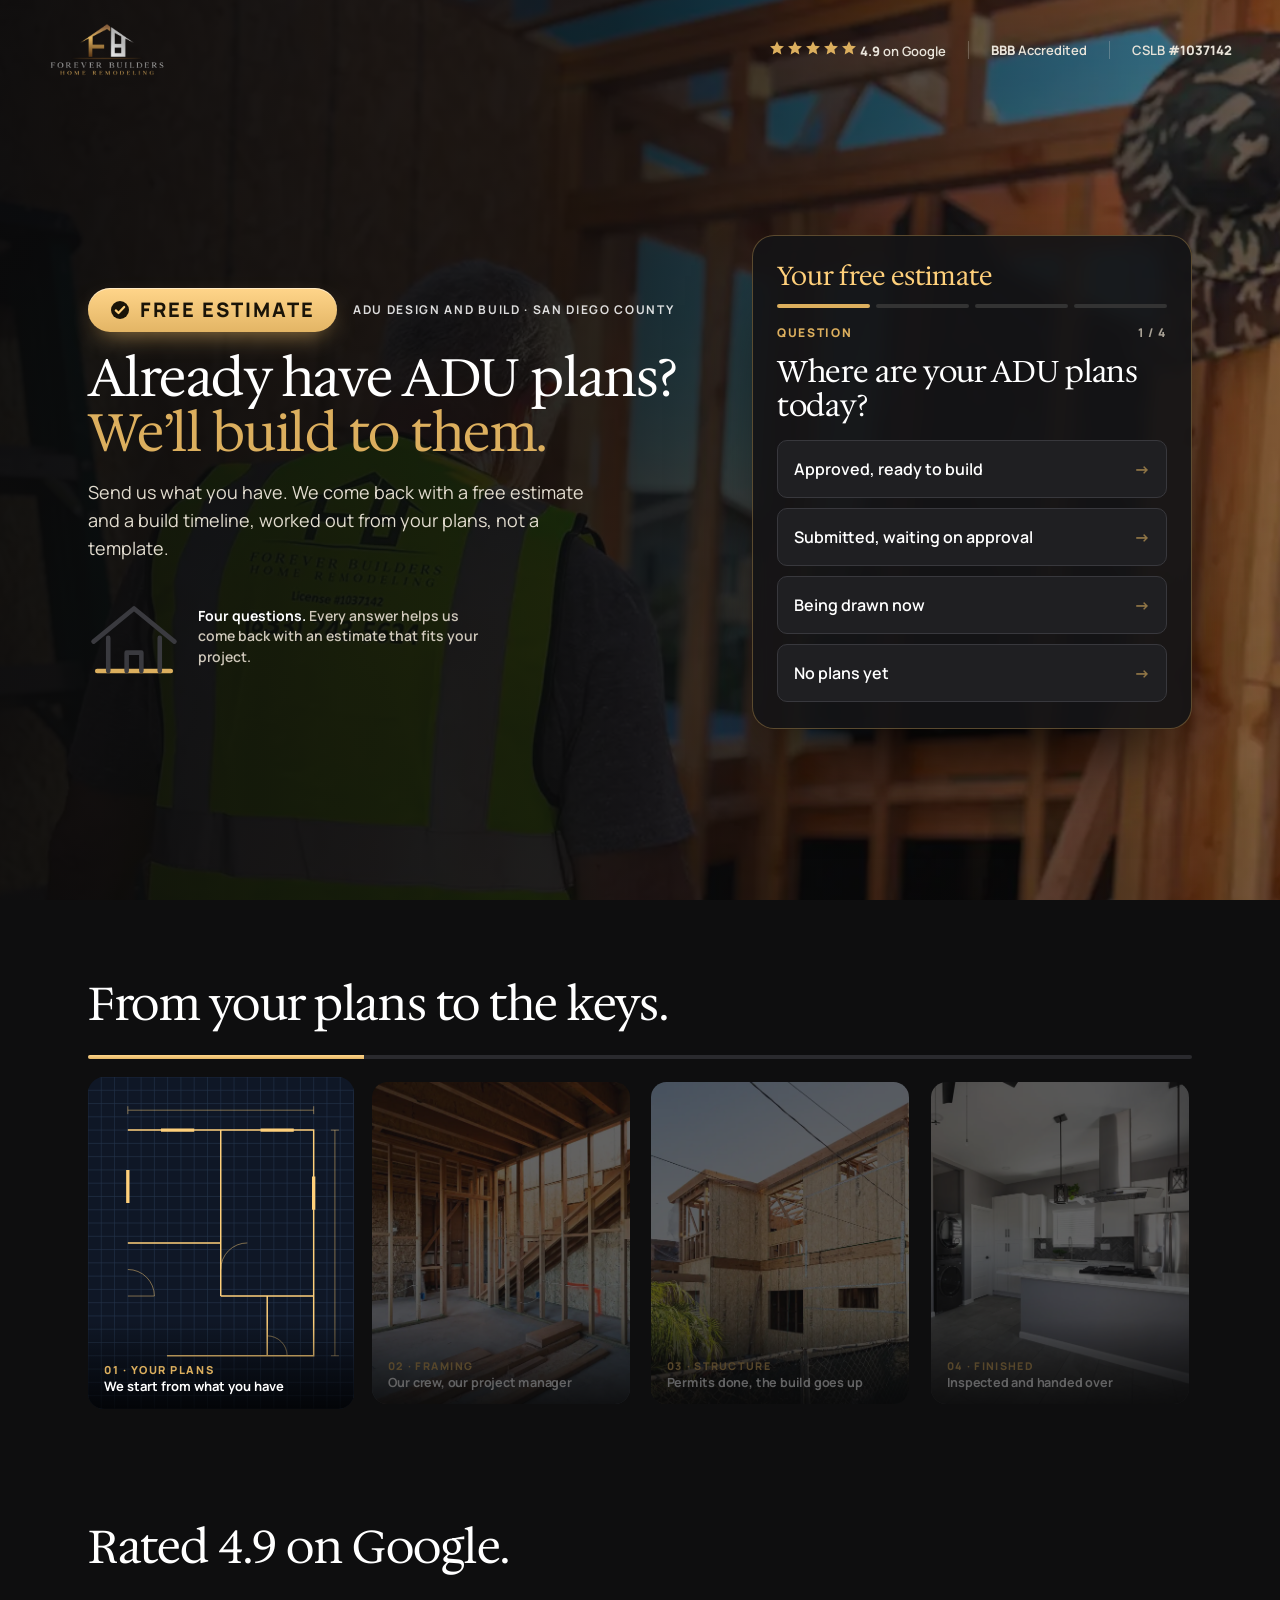
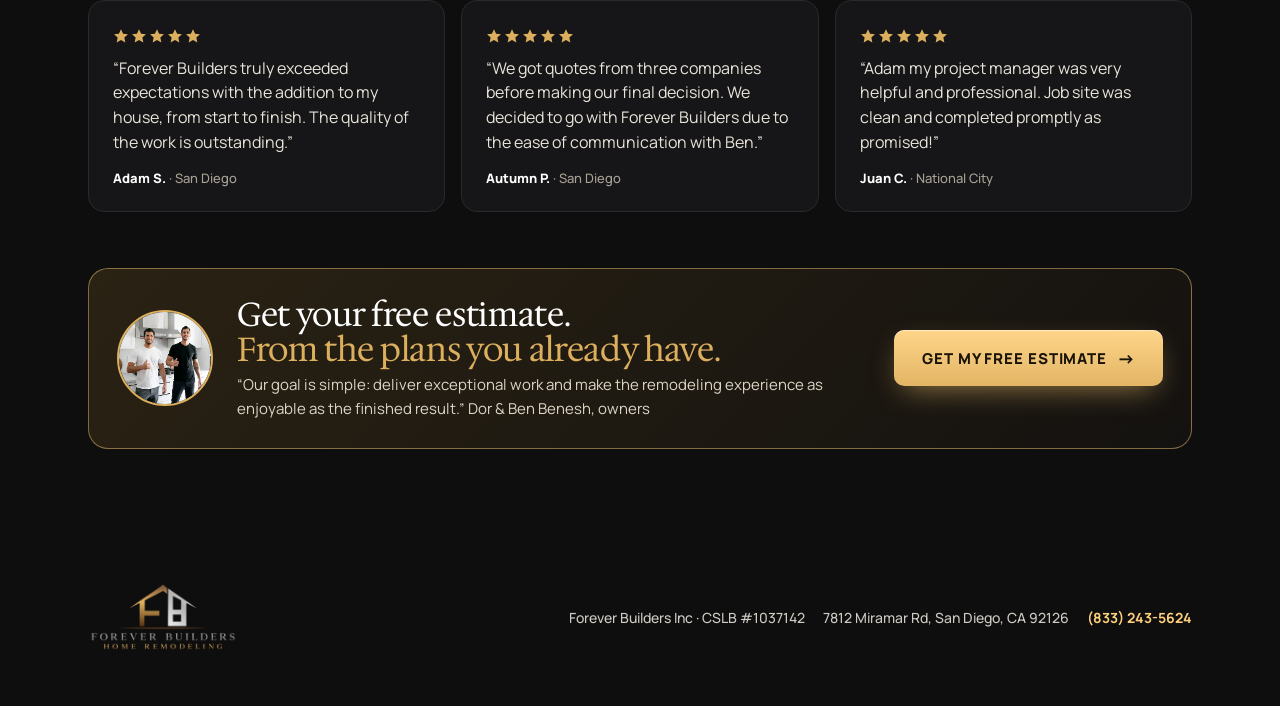
<file: 1-adu/c/index.html>
<!doctype html>
<html lang="en" data-page="adu-c" data-endpoint="" data-lead-endpoint="">
<head>
<meta charset="utf-8">
<meta name="viewport" content="width=device-width,initial-scale=1,viewport-fit=cover">
<meta name="robots" content="noindex,nofollow">
<title>ADU plans? We build to them · Forever Builders</title>
<link rel="preconnect" href="https://fonts.googleapis.com"><link rel="preconnect" href="https://fonts.gstatic.com" crossorigin>
<link href="https://fonts.googleapis.com/css2?family=Hedvig+Letters+Serif:opsz@12..24&family=Manrope:wght@400;500;600;700;800&display=swap" rel="stylesheet">
<link rel="stylesheet" href="../../_shared/fb.css">
<style>
body{background:var(--ink);color:#fff}
/* hero = the questionnaire */
.stage{position:relative;min-height:100svh;display:flex;flex-direction:column;overflow:hidden}
.stage .bg{position:absolute;inset:0;background:75% 30%/cover no-repeat;transform:scale(1.04)}
.stage .bg::after{content:"";position:absolute;inset:0;background:linear-gradient(90deg,rgba(10,10,11,.96) 0%,rgba(10,10,11,.86) 48%,rgba(10,10,11,.45) 100%)}
.bar{position:relative;z-index:2;display:flex;justify-content:space-between;align-items:center;padding:18px var(--gut)}
.bar img{width:118px}
.bar .proofrow{color:#e9e4da;font-size:13px}
.main{position:relative;z-index:2;flex:1;display:grid;grid-template-columns:1fr 440px;gap:64px;align-items:center;width:100%;max-width:var(--max);margin:0 auto;padding:12px var(--gut) 48px}
.main h1{font-size:clamp(40px,4.1vw,60px)}
.main .sub{font-size:18px;color:#e2dccf;margin-top:18px;max-width:28em}
.house{margin-top:34px;display:flex;align-items:center;gap:18px}
.house svg{width:92px;height:80px;flex:none}
.house path{fill:none;stroke-width:5;stroke-linecap:round;stroke-linejoin:round;stroke:#3a3a3f;transition:stroke .45s}
.house .on{stroke:var(--gold)}
.house .rf.on{stroke:url(#gg)}
.house p{font:600 14px/1.45 var(--sans);color:#cfc8bb;max-width:20em}
.house b{color:#fff}
.quiz{background:rgba(20,20,22,.92);backdrop-filter:blur(8px);border:1px solid rgba(220,175,94,.35);border-radius:22px;padding:26px 24px;box-shadow:0 40px 80px -30px #000}
.qhead{display:flex;justify-content:space-between;font:800 12px var(--sans);letter-spacing:.14em;text-transform:uppercase;color:var(--gold);margin-bottom:14px}
.qhead span:last-child{color:#a9a296}
.quiz .fb-q{font:400 30px/1.12 var(--serif);margin-bottom:18px}
.quiz .opts{gap:10px}
.quiz .opt{background:#1f1f22;border-color:#38383d;color:#fff;min-height:58px;font-size:16px;justify-content:space-between}
.quiz .opt::before{display:none}
.quiz .opt::after{content:"→";color:var(--gold);font-weight:800;opacity:.6}
.quiz .opt[aria-pressed="true"]{border-color:var(--gold);background:#2a2418}
.quiz .fb-field input{background:#1f1f22;border-color:#38383d;color:#fff}
.quiz .fb-step[hidden]{display:none}
.quiz .back{background:none;border:0;color:#a9a296;font:700 14px var(--sans);padding:12px 0 0;cursor:pointer}
.quiz .fb-fine{color:#a9a296}
.quiz-title{font:400 26px/1.1 var(--serif);color:var(--gold-hi);margin:0 0 14px}
.dots{display:flex;gap:6px;margin-bottom:16px}
.dots i{flex:1;height:4px;border-radius:2px;background:#333}
.quiz[data-at="0"] .dots i:nth-child(-n+1),.quiz[data-at="1"] .dots i:nth-child(-n+2),.quiz[data-at="2"] .dots i:nth-child(-n+3),.quiz[data-at="3"] .dots i{background:var(--gold)}

/* below: proof as a quiet, scrolling story */
.strip{padding:80px 0 24px}
.strip h2,.jobs h2,.vo h2{font-size:clamp(30px,3.6vw,48px)}
.strip .head{display:flex;justify-content:space-between;align-items:end;gap:20px;margin-bottom:26px}
.strip .head p{color:#a9a296;font-size:14px}
.reel{display:flex;gap:14px;overflow-x:auto;scroll-snap-type:x mandatory;padding:0 var(--gut) 18px;scrollbar-width:none}
.reel::-webkit-scrollbar{display:none}
.reel figure{flex:none;width:min(360px,78vw);margin:0;scroll-snap-align:start;position:relative;border-radius:16px;overflow:hidden;aspect-ratio:4/5;opacity:.35;transform:scale(.97);transition:opacity .5s,transform .5s}
.reel figure.on{opacity:1;transform:none}
.reel .bpbox{position:absolute;inset:0}
.tl{margin-bottom:18px}
.tlbar{height:4px;border-radius:2px;background:#2a2a2e;overflow:hidden}
.tlbar i{display:block;height:100%;width:calc(var(--p,0) * 100%);background:var(--gold-grad);transition:width .5s}
@media(min-width:901px){
  .reel{display:grid;grid-template-columns:repeat(4,1fr);gap:14px;overflow:visible;max-width:var(--max);margin:0 auto;padding:0 var(--gut) 18px}
  .reel figure{width:auto}
  .strip .hint{display:none}
}
.reel img{width:100%;height:100%;object-fit:cover}
.reel figcaption{z-index:1;position:absolute;left:0;right:0;bottom:0;padding:40px 16px 14px;background:linear-gradient(transparent,rgba(0,0,0,.8));font:700 13px var(--sans)}
.reel figcaption b{display:block;font:800 11px var(--sans);letter-spacing:.14em;color:var(--gold);text-transform:uppercase}
.jobs{padding:64px 0}
.jobs .g{display:grid;grid-template-columns:.8fr 1.2fr;gap:56px;align-items:start}
.jobs p.note{color:#a9a296;margin-top:14px}
.chips{display:flex;flex-wrap:wrap;gap:10px}
.chip{border:1px solid #3a3a3f;border-radius:999px;padding:10px 16px;font:600 14px var(--sans);background:#141416}
.chip b{color:var(--gold);font-weight:800;margin-right:6px}
.vo{padding:72px 0 88px}
.cards{display:grid;grid-template-columns:repeat(3,1fr);gap:16px;margin-top:28px}
.card{background:#161618;border:1px solid #2a2a2e;border-radius:16px;padding:24px}
.card p{font-size:16px;color:#e9e4da}
.card cite{display:block;margin-top:14px;font:800 13px var(--sans);font-style:normal}
.card cite span{color:#a9a296;font-weight:500}
.card .stars{margin-bottom:12px}
.end{margin-top:56px;display:grid;grid-template-columns:auto 1fr auto;gap:24px;align-items:center;padding:28px;border-radius:20px;background:linear-gradient(135deg,#2a2213,#141210);border:1px solid rgba(255,208,123,.45)}
.end img{width:96px;height:96px;border-radius:50%;object-fit:cover;object-position:50% 20%;border:2px solid var(--gold)}
.end h3{font-size:clamp(24px,2.6vw,34px)}
.end p{color:#ddd5c6;margin-top:6px;font-size:15px}

@media (max-width:900px){
  .stage{min-height:auto}
  .stage .bg::after{background:linear-gradient(180deg,rgba(10,10,11,.6) 0%,rgba(10,10,11,.9) 40%,#0a0a0b 70%)}
  .bar{padding:14px var(--gut)}.bar img{width:100px}
  .bar .proofrow{display:none}
  .main{grid-template-columns:1fr;gap:22px;padding:4px var(--gut) 40px}
  .main h1{font-size:36px}
  .main .sub{font-size:16px;margin-top:12px}
  .house{margin-top:18px}.house svg{width:64px;height:56px}.house p{font-size:13px}
  .quiz{padding:20px 16px}
  .quiz .fb-q{font-size:25px}
  .mproof{display:flex!important}
  .strip{padding:48px 0 12px}
  .strip .head{flex-direction:column;align-items:start}
  .jobs{padding:44px 0}
  .jobs .g{grid-template-columns:1fr;gap:20px}
  .chip{font-size:13px;padding:9px 13px}
  .vo{padding:44px 0 64px}
  .cards{grid-template-columns:1fr}
  .end{grid-template-columns:auto 1fr;padding:22px 18px}
  .end img{width:64px;height:64px}
  .end .btn{grid-column:1/-1;width:100%}
}
.mproof{display:none;justify-content:center;gap:8px 14px;flex-wrap:wrap;font:600 12.5px var(--sans);color:#cfc8bb;margin-top:14px}
</style>
<script src="../copy.js"></script>
<script src="../../_shared/fb.js" defer></script>
<script src="../../_shared/blueprint.js" defer></script>
</head>
<body>
<svg width="0" height="0" style="position:absolute"><defs><linearGradient id="gg" x1="0" x2="1"><stop offset="0" stop-color="#FFD58A"/><stop offset="1" stop-color="#B98A3E"/></linearGradient></defs><symbol id="st" viewBox="0 0 20 20"><path fill="currentColor" d="M10 1.5l2.6 5.6 6.1.7-4.5 4.2 1.2 6L10 15l-5.4 3 1.2-6L1.3 7.8l6.1-.7z"/></symbol></svg>

<section class="stage">
  <div class="bg" data-k-bg="hero" style="background-image:url(../../_assets/site/my-forever-builders-room-addition-adu-project.webp)"></div>
  <div class="bar">
    <img src="../../_assets/logo.png" alt="Forever Builders Home Remodeling">
    <div class="proofrow"><span><span class="stars"><svg><use href="#st"/></svg><svg><use href="#st"/></svg><svg><use href="#st"/></svg><svg><use href="#st"/></svg><svg><use href="#st"/></svg></span> <b>4.9</b> on Google</span><span class="sep"></span><span><b>BBB</b> Accredited</span><span class="sep"></span><span>CSLB <b>#1037142</b></span></div>
  </div>
  <div class="main">
    <div>
      <div class="offer-tag"><span class="ot-main"><svg viewBox="0 0 20 20" aria-hidden="true"><circle cx="10" cy="10" r="9" fill="#1a1408"/><path d="M5.8 10.4l2.7 2.6 5.7-6" fill="none" stroke="#FFD07B" stroke-width="2.2" stroke-linecap="round" stroke-linejoin="round"/></svg>Free estimate</span><span class="ot-sub" data-k="eyebrow">ADU design and build · San Diego County</span></div>
      <h1 data-k="h1" style="margin-top:18px">Already have ADU&nbsp;plans?<span class="pk">We’ll build to them.</span></h1>
      <p class="sub" data-k="sub">Send us what you have. We come back with a free estimate and a build timeline, worked out from your plans, not a template.</p>
      <div class="house" aria-hidden="true">
        <svg viewBox="0 0 100 86"><path class="p0" d="M10 80H90"/><path class="p1" d="M22 80V44M78 80V44"/><path class="p2 rf" d="M6 48L50 12L94 48"/><path class="p3" d="M42 80V60H58V80"/></svg>
        <p><b>Four questions.</b> Every answer helps us come back with an estimate that fits your project.</p>
      </div>
    </div>
    <form class="quiz" id="adu-quiz" data-fbform data-wizard novalidate>
      <div class="quiz-title">Your free estimate</div>
      <div class="dots"><i></i><i></i><i></i><i></i></div>
      <div class="fb-step" role="group" data-step="plans">
        <div class="qhead"><span>Question</span><span>1 / 4</span></div>
        <h2 class="fb-q">Where are your ADU plans today?</h2>
        <div class="opts">
          <button class="opt" data-opt="approved">Approved, ready to build</button>
          <button class="opt" data-opt="submitted">Submitted, waiting on approval</button>
          <button class="opt" data-opt="drawing">Being drawn now</button>
          <button class="opt" data-opt="none">No plans yet</button>
        </div>
      </div>
      <div class="fb-step" role="group" data-step="type">
        <div class="qhead"><span>Question</span><span>2 / 4</span></div>
        <h2 class="fb-q">What would you build?</h2>
        <div class="opts">
          <button class="opt" data-opt="detached">Detached ADU</button>
          <button class="opt" data-opt="attached">Attached ADU</button>
          <button class="opt" data-opt="garage">Garage conversion</button>
          <button class="opt" data-opt="junior">Junior ADU, inside the house</button>
          <button class="opt" data-opt="unsure">Not sure yet</button>
        </div>
        <button type="button" class="back" data-back>← Back</button>
      </div>
      <div class="fb-step" role="group" data-step="timing">
        <div class="qhead"><span>Question</span><span>3 / 4</span></div>
        <h2 class="fb-q">When would you like to start?</h2>
        <div class="opts">
          <button class="opt" data-opt="0-3">In the next 3 months</button>
          <button class="opt" data-opt="3-6">In 3 to 6 months</button>
          <button class="opt" data-opt="6-12">In 6 to 12 months</button>
          <button class="opt" data-opt="exploring">Just exploring</button>
        </div>
        <button type="button" class="back" data-back>← Back</button>
      </div>
      <div class="fb-step" role="group" data-step="contact">
        <div class="qhead"><span>Last step</span><span>4 / 4</span></div>
        <h2 class="fb-q">Who do we call?</h2>
        <label class="fb-field"><span>Full name</span><input name="name" autocomplete="name" required data-focus></label>
        <div class="row2">
          <label class="fb-field"><span>Phone</span><input name="phone" type="tel" inputmode="tel" autocomplete="tel" required></label>
          <label class="fb-field"><span>Property ZIP</span><input name="zip" inputmode="numeric" maxlength="5" autocomplete="postal-code" required></label>
        </div>
        <label class="fb-field"><span>Email</span><input name="email" type="email" autocomplete="email" required></label>
        <label class="fb-file"><span data-fname>Attach your plans (optional)</span><input type="file" name="plans" accept=".pdf,image/*"></label>
        <button class="btn btn-wide" type="submit"><span data-k="cta">Get my free estimate</span> <span class="arr">→</span></button>
        <button type="button" class="back" data-back>← Back</button>
      </div>
      <div class="mproof"><span><span class="stars"><svg><use href="#st"/></svg><svg><use href="#st"/></svg><svg><use href="#st"/></svg><svg><use href="#st"/></svg><svg><use href="#st"/></svg></span> <b>4.9</b> on Google</span><span><b>BBB</b> Accredited</span><span>CSLB #1037142</span></div>
    </form>
  </div>
</section>

<section class="strip" id="proc">
  <div class="wrap head"><h2>From your plans to the keys.</h2><p class="hint">Swipe · real Forever Builders job sites</p></div>
  <div class="wrap tl" aria-hidden="true"><div class="tlbar"><i></i></div></div>
  <div class="reel">
    <figure data-i="0"><div class="bpbox" data-blueprint data-auto data-stroke="#FFD07B" data-grid="#24324a" data-bg="#0f1726"></div><figcaption><b>01 · Your plans</b>We start from what you have</figcaption></figure>
    <figure data-i="1"><img src="../../_assets/site/my-forever-builders-room-addition-adu-project3.webp" alt="Framing inside a build" loading="lazy"><figcaption><b>02 · Framing</b>Our crew, our project manager</figcaption></figure>
    <figure data-i="2"><img src="../../_assets/site/my-forever-builders-room-addition-project-slider-1.webp" alt="An addition going up" loading="lazy"><figcaption><b>03 · Structure</b>Permits done, the build goes up</figcaption></figure>
    <figure data-i="3"><img src="../../_assets/site/my-forever-builders-room-addition-adu-project4.webp" alt="A finished interior" loading="lazy"><figcaption><b>04 · Finished</b>Inspected and handed over</figcaption></figure>
  </div>
</section>


<section class="vo">
  <div class="wrap">
    <h2>Rated 4.9 on Google.</h2>
    <div class="cards">
      <figure class="card" style="margin:0"><div class="stars"><svg><use href="#st"/></svg><svg><use href="#st"/></svg><svg><use href="#st"/></svg><svg><use href="#st"/></svg><svg><use href="#st"/></svg></div><p>“Forever Builders truly exceeded expectations with the addition to my house, from start to finish. The quality of the work is outstanding.”</p><cite>Adam S. <span>· San Diego</span></cite></figure>
      <figure class="card" style="margin:0"><div class="stars"><svg><use href="#st"/></svg><svg><use href="#st"/></svg><svg><use href="#st"/></svg><svg><use href="#st"/></svg><svg><use href="#st"/></svg></div><p>“We got quotes from three companies before making our final decision. We decided to go with Forever Builders due to the ease of communication with Ben.”</p><cite>Autumn P. <span>· San Diego</span></cite></figure>
      <figure class="card" style="margin:0"><div class="stars"><svg><use href="#st"/></svg><svg><use href="#st"/></svg><svg><use href="#st"/></svg><svg><use href="#st"/></svg><svg><use href="#st"/></svg></div><p>“Adam my project manager was very helpful and professional. Job site was clean and completed promptly as promised!”</p><cite>Juan C. <span>· National City</span></cite></figure>
    </div>
    <div class="end">
      <img src="../../_assets/site/dor-and-segev-my-forever-builders-owners.jpg" alt="Dor and Ben Benesh" loading="lazy">
      <div><h3>Get your free estimate.<span class="pk" style="display:block">From the plans you already have.</span></h3><p>“Our goal is simple: deliver exceptional work and make the remodeling experience as enjoyable as the finished result.” Dor &amp; Ben Benesh, owners</p></div>
      <a class="btn" href="#adu-quiz" data-goto="#adu-quiz" data-from="end">Get my free estimate <span class="arr">→</span></a>
    </div>
  </div>
</section>

<footer class="foot">
  <div class="wrap">
    <img src="../../_assets/logo.png" alt="Forever Builders">
    <div class="legal"><span>Forever Builders Inc · CSLB #1037142</span><span>7812 Miramar Rd, San Diego, CA 92126</span><a href="tel:+18332435624">(833) 243-5624</a></div>
  </div>
</footer>

<script>
/* process strip: desktop plays once in view, phone follows the swipe */
(function(){
  var sec=document.getElementById('proc'),reel=sec.querySelector('.reel'),cards=[].slice.call(reel.children),bar=sec.querySelector('.tlbar');
  function show(k){cards.forEach(function(c,i){c.classList.toggle('on',i<=k)});bar.style.setProperty('--p',((k+1)/cards.length).toFixed(3))}
  if(matchMedia('(prefers-reduced-motion: reduce)').matches){show(3);return}
  if(innerWidth>900){var io=new IntersectionObserver(function(es){if(!es[0].isIntersecting)return;io.disconnect();var k=0;show(0);var t=setInterval(function(){k++;show(k);if(k>=3)clearInterval(t)},1100)},{threshold:.45});io.observe(reel);return}
  show(0);
  reel.addEventListener('scroll',function(){var w=cards[0].offsetWidth+14;show(Math.min(3,Math.round(reel.scrollLeft/w)))},{passive:true});
})();
/* the brand house builds with each answer: ground, walls, roof, door */
(function(){
  var f=document.getElementById('adu-quiz'),parts=[0,1,2,3].map(function(i){return document.querySelector('.house .p'+i)});
  function paint(){var at=+f.getAttribute('data-at')||0;parts.forEach(function(p,i){p.classList.toggle('on',i<=at)})}
  new MutationObserver(paint).observe(f,{attributes:true,attributeFilter:['data-at']});paint();
})();
</script>
</body>
</html>
</file>
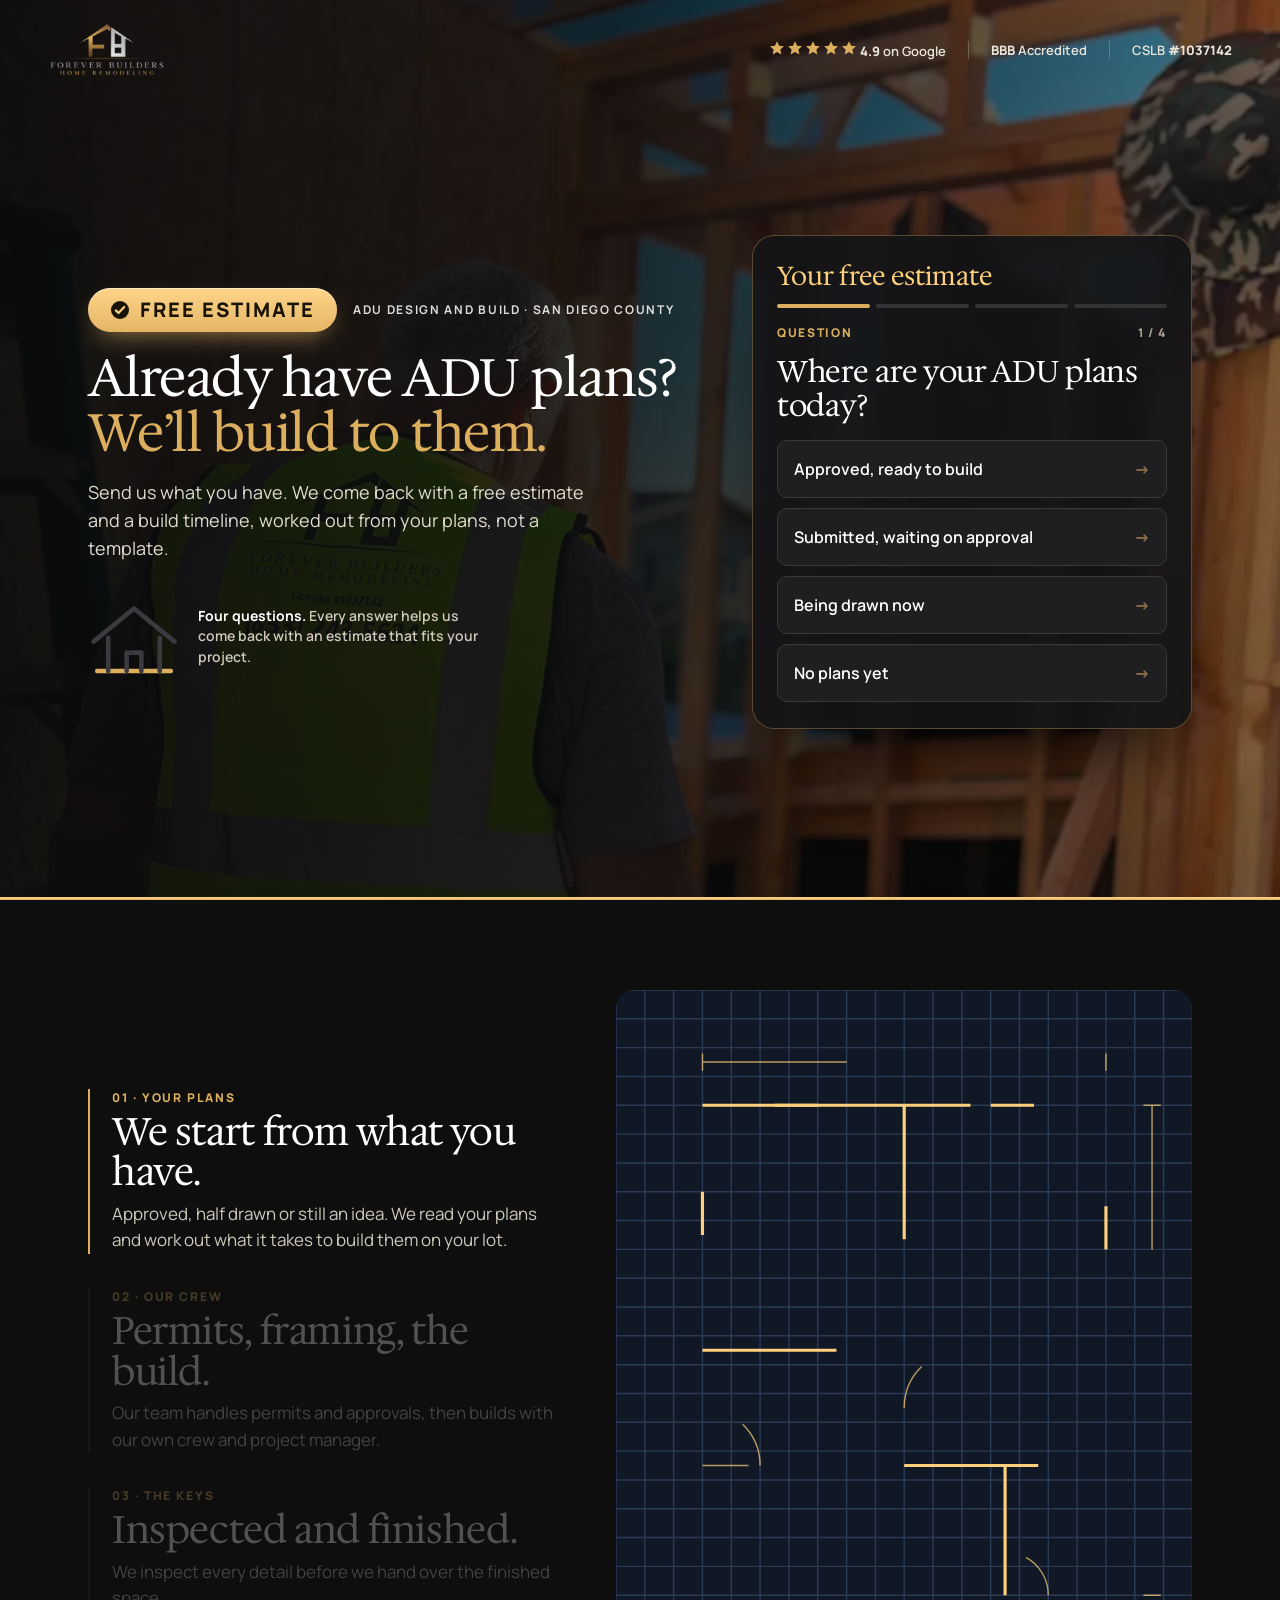
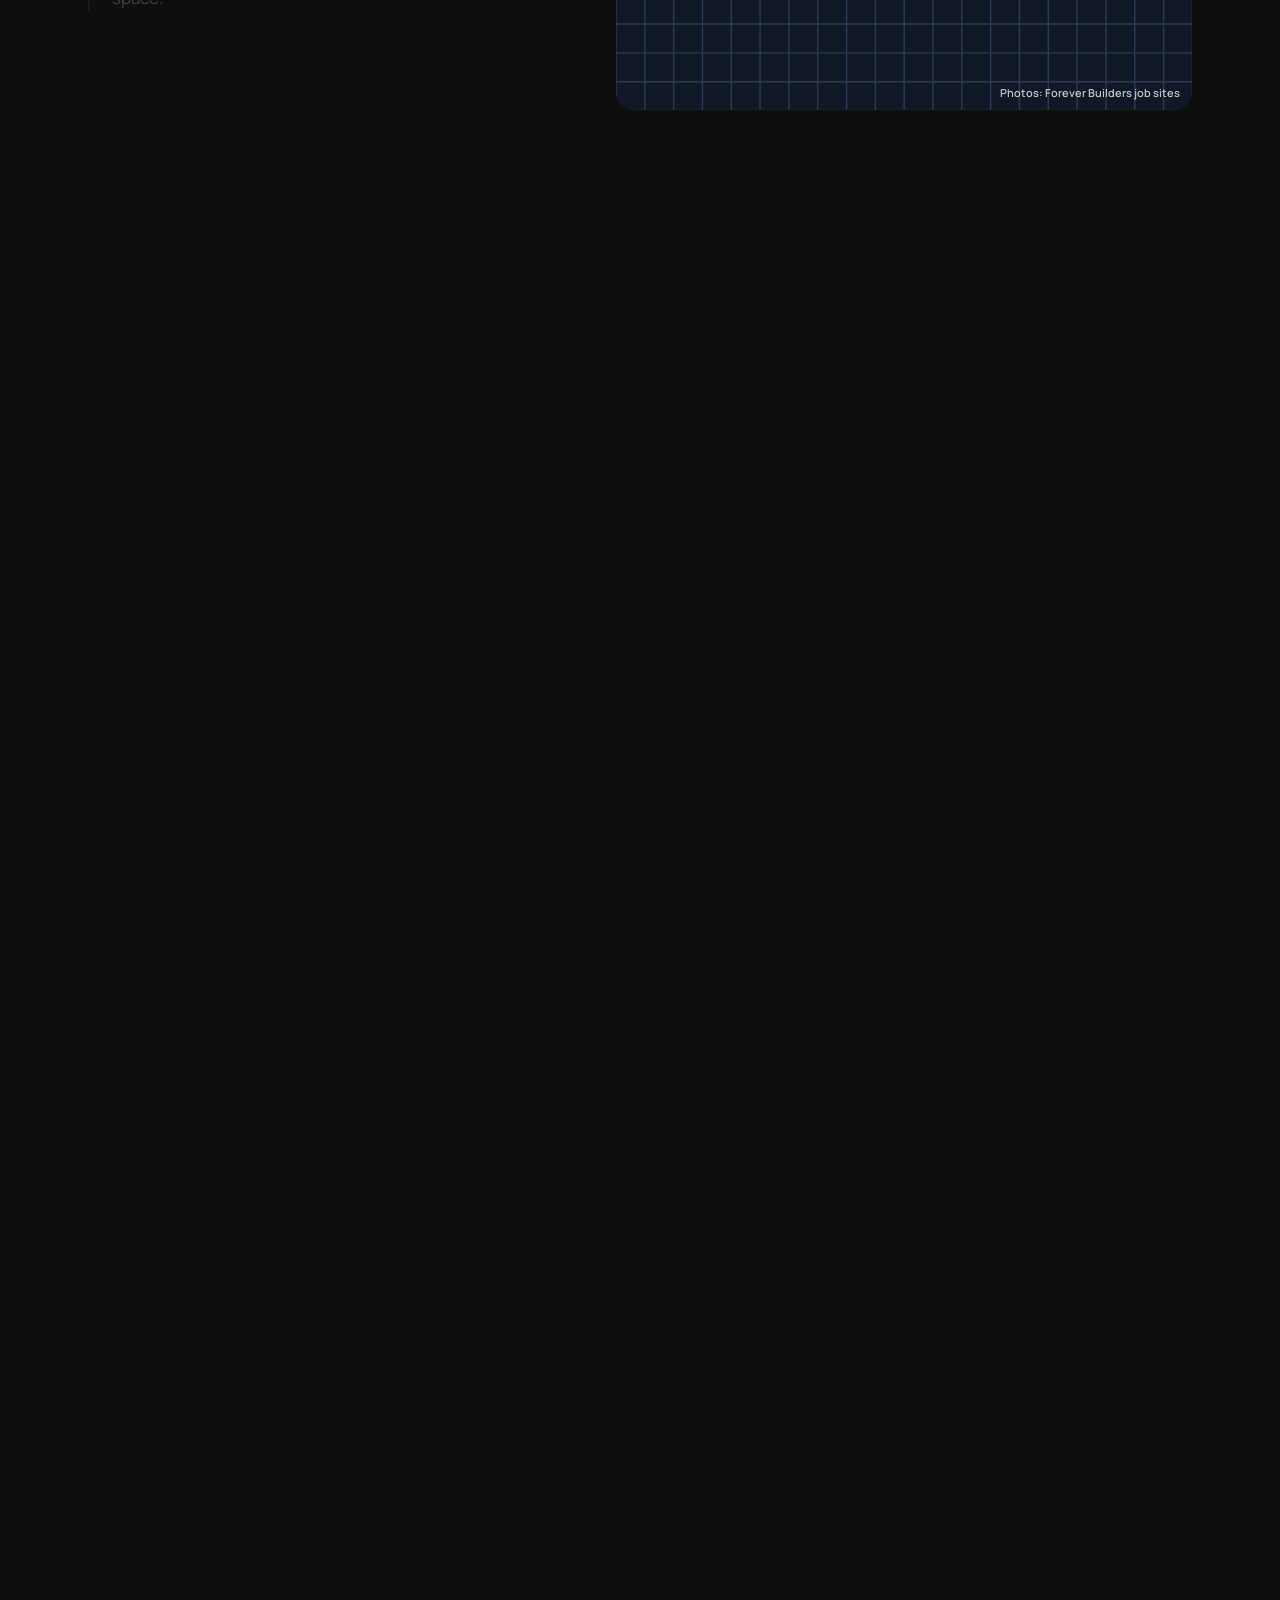
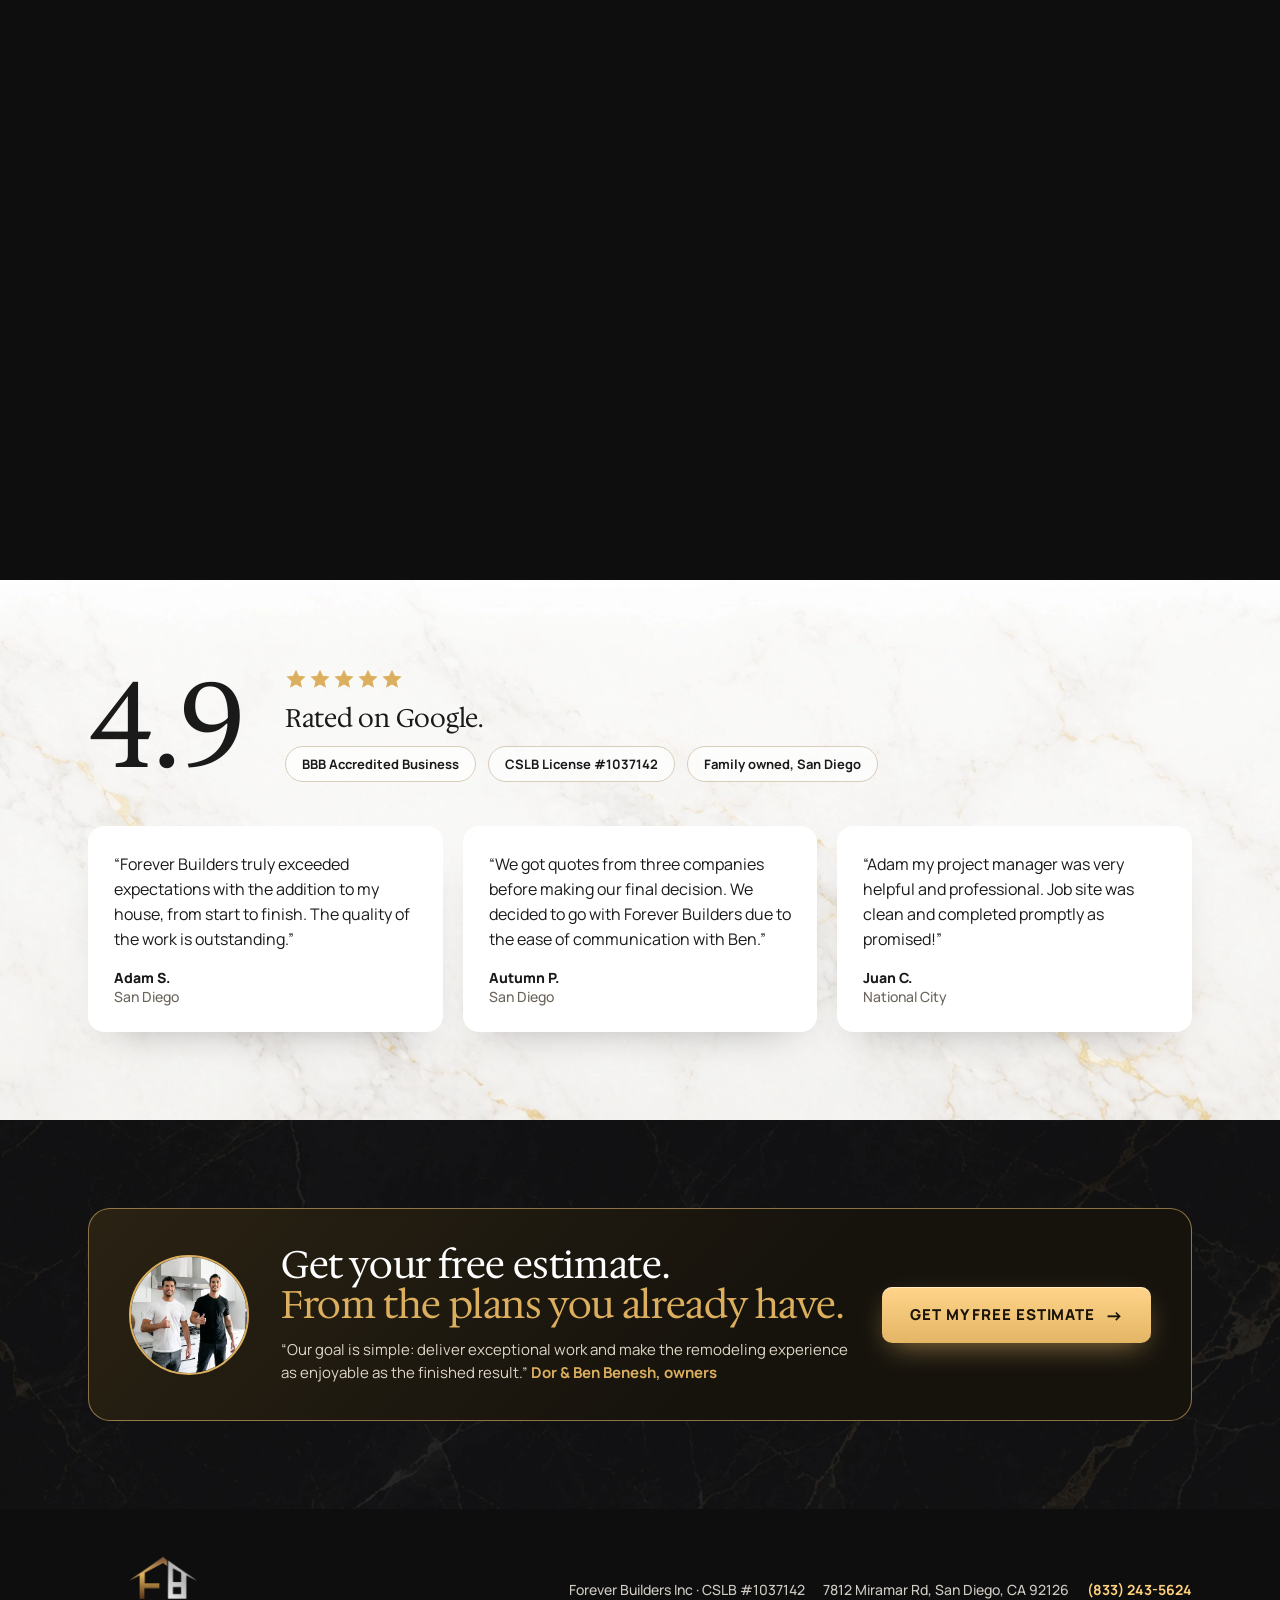
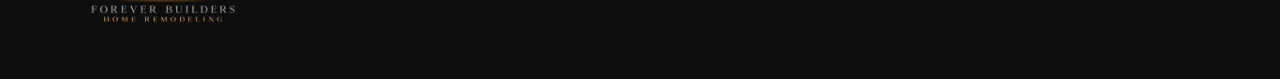
<file: 1-adu/d/index.html>
<!doctype html>
<html lang="en" data-page="adu-d" data-endpoint="" data-lead-endpoint="">
<head>
<meta charset="utf-8">
<meta name="viewport" content="width=device-width,initial-scale=1,viewport-fit=cover">
<meta name="robots" content="noindex,nofollow">
<title>ADU plans? We build to them · Forever Builders</title>
<link rel="preconnect" href="https://fonts.googleapis.com"><link rel="preconnect" href="https://fonts.gstatic.com" crossorigin>
<link href="https://fonts.googleapis.com/css2?family=Hedvig+Letters+Serif:opsz@12..24&family=Manrope:wght@400;500;600;700;800&display=swap" rel="stylesheet">
<link rel="stylesheet" href="../../_shared/fb.css">
<style>
body{background:var(--ink);color:#fff}
/* hero = the questionnaire */
.stage{position:relative;min-height:100svh;display:flex;flex-direction:column;overflow:hidden}
.stage .bg{position:absolute;inset:0;background:75% 30%/cover no-repeat;transform:scale(1.04)}
.stage .bg::after{content:"";position:absolute;inset:0;background:linear-gradient(90deg,rgba(10,10,11,.96) 0%,rgba(10,10,11,.86) 48%,rgba(10,10,11,.45) 100%)}
.bar{position:relative;z-index:2;display:flex;justify-content:space-between;align-items:center;padding:18px var(--gut)}
.bar img{width:118px}
.bar .proofrow{color:#e9e4da;font-size:13px}
.main{position:relative;z-index:2;flex:1;display:grid;grid-template-columns:1fr 440px;gap:64px;align-items:center;width:100%;max-width:var(--max);margin:0 auto;padding:12px var(--gut) 48px}
.main h1{font-size:clamp(40px,4.1vw,60px)}
.main .sub{font-size:18px;color:#e2dccf;margin-top:18px;max-width:28em}
.house{margin-top:34px;display:flex;align-items:center;gap:18px}
.house svg{width:92px;height:80px;flex:none}
.house path{fill:none;stroke-width:5;stroke-linecap:round;stroke-linejoin:round;stroke:#3a3a3f;transition:stroke .45s}
.house .on{stroke:var(--gold)}
.house .rf.on{stroke:url(#gg)}
.house p{font:600 14px/1.45 var(--sans);color:#cfc8bb;max-width:20em}
.house b{color:#fff}
.quiz{background:rgba(20,20,22,.92);backdrop-filter:blur(8px);border:1px solid rgba(220,175,94,.35);border-radius:22px;padding:26px 24px;box-shadow:0 40px 80px -30px #000}
.qhead{display:flex;justify-content:space-between;font:800 12px var(--sans);letter-spacing:.14em;text-transform:uppercase;color:var(--gold);margin-bottom:14px}
.qhead span:last-child{color:#a9a296}
.quiz .fb-q{font:400 30px/1.12 var(--serif);margin-bottom:18px}
.quiz .opts{gap:10px}
.quiz .opt{background:#1f1f22;border-color:#38383d;color:#fff;min-height:58px;font-size:16px;justify-content:space-between}
.quiz .opt::before{display:none}
.quiz .opt::after{content:"→";color:var(--gold);font-weight:800;opacity:.6}
.quiz .opt[aria-pressed="true"]{border-color:var(--gold);background:#2a2418}
.quiz .fb-field input{background:#1f1f22;border-color:#38383d;color:#fff}
.quiz .fb-step[hidden]{display:none}
.quiz .back{background:none;border:0;color:#a9a296;font:700 14px var(--sans);padding:12px 0 0;cursor:pointer}
.quiz .fb-fine{color:#a9a296}
.quiz-title{font:400 26px/1.1 var(--serif);color:var(--gold-hi);margin:0 0 14px}
.dots{display:flex;gap:6px;margin-bottom:16px}
.dots i{flex:1;height:4px;border-radius:2px;background:#333}
.quiz[data-at="0"] .dots i:nth-child(-n+1),.quiz[data-at="1"] .dots i:nth-child(-n+2),.quiz[data-at="2"] .dots i:nth-child(-n+3),.quiz[data-at="3"] .dots i{background:var(--gold)}
/* signature: plans -> framing -> finished */
.build{position:relative;height:320vh;background:var(--ink)}
.build .stick{position:sticky;top:0;height:100vh;display:grid;grid-template-columns:.9fr 1.1fr;gap:56px;align-items:center}
.stages{list-style:none;margin:0;padding:0;display:grid;gap:34px}
.stages li{opacity:.28;transition:opacity .35s;border-left:2px solid #333;padding-left:22px}
.stages li.on{opacity:1;border-color:var(--gold)}
.stages .n{font:800 12px var(--sans);letter-spacing:.16em;color:var(--gold)}
.stages h3{font-size:clamp(26px,3vw,40px);margin:6px 0 8px}
.stages p{color:#cfc8bb;max-width:26em}
.frame{position:relative;aspect-ratio:4/5;max-height:82vh;border-radius:18px;overflow:hidden;background:#101826;justify-self:end;width:100%}
.frame img{position:absolute;inset:0;width:100%;height:100%;object-fit:cover;opacity:0}
.frame svg{position:absolute;inset:0;width:100%;height:100%}
.frame .bp{stroke:var(--gold-hi);fill:none;stroke-width:2.2}
.frame .bp.thin{stroke-width:1;opacity:.7}
.frame text{fill:var(--gold-hi);font:700 11px var(--sans);letter-spacing:.14em}
.frame .grid{stroke:#2a3a55;stroke-width:1}
.frame figcaption{position:absolute;right:12px;bottom:10px;font:600 11px var(--sans);opacity:.75;z-index:2}
.build-head{position:absolute;top:0;left:0;right:0}

/* reviews on ivory marble */
.rev{background:var(--ivory) url(../../_assets/site/white-marble-bg.webp) center/cover;color:var(--text);padding:88px 0}
.rev-top{display:grid;grid-template-columns:auto 1fr;gap:40px;align-items:center;margin-bottom:44px}
.big{font-family:var(--serif);font-size:120px;line-height:.85}
.rev-top .stars svg{width:22px;height:22px}
.badges{display:flex;flex-wrap:wrap;gap:12px;margin-top:14px}
.badge{border:1px solid #d8cdb8;background:rgba(255,255,255,.7);border-radius:999px;padding:8px 16px;font:700 13px var(--sans)}
.quotes{display:grid;grid-template-columns:repeat(3,1fr);gap:20px}
.q{background:#fff;border-radius:16px;padding:26px;box-shadow:0 20px 40px -28px rgba(0,0,0,.35);display:flex;flex-direction:column;gap:16px}
.q p{font-size:16px}
.q cite{font:800 14px var(--sans);font-style:normal;margin-top:auto}
.q cite span{display:block;font-weight:500;color:var(--mute)}

/* owners + the offer, the peak */
.own{background:var(--ink) url(../../_assets/site/wide-black-marble-bg.webp) center/cover;padding:88px 0}
.peak{border-radius:22px;padding:36px 40px;background:linear-gradient(135deg,#2a2213,#16130d 60%);border:1px solid rgba(255,208,123,.5);display:grid;grid-template-columns:auto 1fr auto;gap:32px;align-items:center}
.ownimg{width:120px;height:120px;border-radius:50%;object-fit:cover;object-position:50% 18%;border:2px solid var(--gold)}
.peak h2{font-size:clamp(28px,3vw,42px)}
.oq{color:#ddd5c6;margin-top:12px;font-size:15px;max-width:40em}
.oq b{color:var(--gold);font-weight:700;white-space:nowrap}
@media (max-width:900px){
  .stage{min-height:auto}
  .stage .bg::after{background:linear-gradient(180deg,rgba(10,10,11,.6) 0%,rgba(10,10,11,.9) 40%,#0a0a0b 70%)}
  .bar{padding:14px var(--gut)}.bar img{width:100px}
  .bar .proofrow{display:none}
  .main{grid-template-columns:1fr;gap:22px;padding:4px var(--gut) 40px}
  .main h1{font-size:36px}
  .main .sub{font-size:16px;margin-top:12px}
  .house{margin-top:18px}.house svg{width:64px;height:56px}.house p{font-size:13px}
  .quiz{padding:20px 16px}
  .quiz .fb-q{font-size:25px}
  .mproof{display:flex!important}
  .build{height:240vh}
  .build .stick{grid-template-columns:1fr;grid-template-rows:auto 1fr;gap:18px;align-content:start;padding-top:18px}
  .frame{max-height:none;height:58vh;aspect-ratio:auto;order:-1}
  .stages{gap:0;position:relative;min-height:170px}
  .stages li{position:absolute;inset:0 0 auto 0;opacity:0;border:0;padding:0}
  .stages li.on{opacity:1}
  .rev,.own{padding:56px 0}
  .rev-top{grid-template-columns:1fr;gap:10px}
  .big{font-size:88px}
  .quotes{grid-template-columns:1fr}
  .peak{grid-template-columns:1fr;gap:18px;padding:26px 20px}
  .ownimg{width:84px;height:84px}
  .peak .btn{width:100%}
}
.mproof{display:none;justify-content:center;gap:8px 14px;flex-wrap:wrap;font:600 12.5px var(--sans);color:#cfc8bb;margin-top:14px}
.stage::after{content:"";position:absolute;left:0;right:0;bottom:0;height:3px;background:var(--gold-grad);z-index:3}
@media (prefers-reduced-motion:reduce){
  .build{height:auto}.build .stick{position:static;height:auto;padding:64px 0}
  .stages li{position:static!important;opacity:1!important}
  .frame img.fin{opacity:1}
}
</style>
<script src="../copy.js"></script>
<script src="../../_shared/fb.js" defer></script>
</head>
<body>
<svg width="0" height="0" style="position:absolute"><defs><linearGradient id="gg" x1="0" x2="1"><stop offset="0" stop-color="#FFD58A"/><stop offset="1" stop-color="#B98A3E"/></linearGradient></defs><symbol id="st" viewBox="0 0 20 20"><path fill="currentColor" d="M10 1.5l2.6 5.6 6.1.7-4.5 4.2 1.2 6L10 15l-5.4 3 1.2-6L1.3 7.8l6.1-.7z"/></symbol></svg>

<section class="stage">
  <div class="bg" data-k-bg="hero" style="background-image:url(../../_assets/site/my-forever-builders-room-addition-adu-project.webp)"></div>
  <div class="bar">
    <img src="../../_assets/logo.png" alt="Forever Builders Home Remodeling">
    <div class="proofrow"><span><span class="stars"><svg><use href="#st"/></svg><svg><use href="#st"/></svg><svg><use href="#st"/></svg><svg><use href="#st"/></svg><svg><use href="#st"/></svg></span> <b>4.9</b> on Google</span><span class="sep"></span><span><b>BBB</b> Accredited</span><span class="sep"></span><span>CSLB <b>#1037142</b></span></div>
  </div>
  <div class="main">
    <div>
      <div class="offer-tag"><span class="ot-main"><svg viewBox="0 0 20 20" aria-hidden="true"><circle cx="10" cy="10" r="9" fill="#1a1408"/><path d="M5.8 10.4l2.7 2.6 5.7-6" fill="none" stroke="#FFD07B" stroke-width="2.2" stroke-linecap="round" stroke-linejoin="round"/></svg>Free estimate</span><span class="ot-sub" data-k="eyebrow">ADU design and build · San Diego County</span></div>
      <h1 data-k="h1" style="margin-top:18px">Already have ADU&nbsp;plans?<span class="pk">We’ll build to them.</span></h1>
      <p class="sub" data-k="sub">Send us what you have. We come back with a free estimate and a build timeline, worked out from your plans, not a template.</p>
      <div class="house" aria-hidden="true">
        <svg viewBox="0 0 100 86"><path class="p0" d="M10 80H90"/><path class="p1" d="M22 80V44M78 80V44"/><path class="p2 rf" d="M6 48L50 12L94 48"/><path class="p3" d="M42 80V60H58V80"/></svg>
        <p><b>Four questions.</b> Every answer helps us come back with an estimate that fits your project.</p>
      </div>
    </div>
    <form class="quiz" id="adu-quiz" data-fbform data-wizard novalidate>
      <div class="quiz-title">Your free estimate</div>
      <div class="dots"><i></i><i></i><i></i><i></i></div>
      <div class="fb-step" role="group" data-step="plans">
        <div class="qhead"><span>Question</span><span>1 / 4</span></div>
        <h2 class="fb-q">Where are your ADU plans today?</h2>
        <div class="opts">
          <button class="opt" data-opt="approved">Approved, ready to build</button>
          <button class="opt" data-opt="submitted">Submitted, waiting on approval</button>
          <button class="opt" data-opt="drawing">Being drawn now</button>
          <button class="opt" data-opt="none">No plans yet</button>
        </div>
      </div>
      <div class="fb-step" role="group" data-step="type">
        <div class="qhead"><span>Question</span><span>2 / 4</span></div>
        <h2 class="fb-q">What would you build?</h2>
        <div class="opts">
          <button class="opt" data-opt="detached">Detached ADU</button>
          <button class="opt" data-opt="attached">Attached ADU</button>
          <button class="opt" data-opt="garage">Garage conversion</button>
          <button class="opt" data-opt="junior">Junior ADU, inside the house</button>
          <button class="opt" data-opt="unsure">Not sure yet</button>
        </div>
        <button type="button" class="back" data-back>← Back</button>
      </div>
      <div class="fb-step" role="group" data-step="timing">
        <div class="qhead"><span>Question</span><span>3 / 4</span></div>
        <h2 class="fb-q">When would you like to start?</h2>
        <div class="opts">
          <button class="opt" data-opt="0-3">In the next 3 months</button>
          <button class="opt" data-opt="3-6">In 3 to 6 months</button>
          <button class="opt" data-opt="6-12">In 6 to 12 months</button>
          <button class="opt" data-opt="exploring">Just exploring</button>
        </div>
        <button type="button" class="back" data-back>← Back</button>
      </div>
      <div class="fb-step" role="group" data-step="contact">
        <div class="qhead"><span>Last step</span><span>4 / 4</span></div>
        <h2 class="fb-q">Who do we call?</h2>
        <label class="fb-field"><span>Full name</span><input name="name" autocomplete="name" required data-focus></label>
        <div class="row2">
          <label class="fb-field"><span>Phone</span><input name="phone" type="tel" inputmode="tel" autocomplete="tel" required></label>
          <label class="fb-field"><span>Property ZIP</span><input name="zip" inputmode="numeric" maxlength="5" autocomplete="postal-code" required></label>
        </div>
        <label class="fb-field"><span>Email</span><input name="email" type="email" autocomplete="email" required></label>
        <label class="fb-file"><span data-fname>Attach your plans (optional)</span><input type="file" name="plans" accept=".pdf,image/*"></label>
        <button class="btn btn-wide" type="submit"><span data-k="cta">Get my free estimate</span> <span class="arr">→</span></button>
        <button type="button" class="back" data-back>← Back</button>
      </div>
      <div class="mproof"><span><span class="stars"><svg><use href="#st"/></svg><svg><use href="#st"/></svg><svg><use href="#st"/></svg><svg><use href="#st"/></svg><svg><use href="#st"/></svg></span> <b>4.9</b> on Google</span><span><b>BBB</b> Accredited</span><span>CSLB #1037142</span></div>
    </form>
  </div>
</section>

<section class="build" id="build" aria-label="From plans to a finished ADU">
  <div class="wrap stick">
    <ol class="stages">
      <li class="on"><div class="n">01 · YOUR PLANS</div><h3>We start from what you have.</h3><p>Approved, half drawn or still an idea. We read your plans and work out what it takes to build them on your lot.</p></li>
      <li><div class="n">02 · OUR CREW</div><h3>Permits, framing, the build.</h3><p>Our team handles permits and approvals, then builds with our own crew and project manager.</p></li>
      <li><div class="n">03 · THE KEYS</div><h3>Inspected and finished.</h3><p>We inspect every detail before we hand over the finished space.</p></li>
    </ol>
    <figure class="frame" style="margin:0">
      <svg viewBox="0 0 400 500" preserveAspectRatio="xMidYMid slice" aria-hidden="true">
        <g class="grid" id="bpgrid"></g>
        <g id="bp">
          <path class="bp" d="M60 80H340V420H60Z"/>
          <path class="bp" d="M60 250H200M200 80V330M200 330H340M270 330V420"/>
          <path class="bp thin" d="M200 290a40 40 0 0 1 40-40M60 330h40M100 330a40 40 0 0 0-40-40M300 420a30 30 0 0 0-30-30"/>
          <path class="bp" d="M110 80h50M260 80h50M340 150v50M60 140v50" stroke-width="5"/>
          <path class="bp thin" d="M60 50H340M60 44v12M340 44v12M372 80V420M366 80h12M366 420h12"/>
          <text x="96" y="170">LIVING</text><text x="236" y="210">KITCHEN</text><text x="104" y="300">BED</text><text x="214" y="380">BATH</text><text x="292" y="380">ENTRY</text>
        </g>
      </svg>
      <img class="frm" src="../../_assets/site/my-forever-builders-room-addition-adu-project3.webp" alt="Framing inside a Forever Builders build" loading="lazy">
      <img class="fin" src="../../_assets/site/my-forever-builders-room-addition-adu-project4.webp" alt="A finished interior by Forever Builders" loading="lazy">
      <figcaption>Photos: Forever Builders job sites</figcaption>
    </figure>
  </div>
</section>


<section class="rev">
  <div class="wrap">
    <div class="rev-top">
      <div class="big">4.9</div>
      <div>
        <span class="stars"><svg><use href="#st"/></svg><svg><use href="#st"/></svg><svg><use href="#st"/></svg><svg><use href="#st"/></svg><svg><use href="#st"/></svg></span>
        <h2 style="margin-top:8px">Rated on Google.</h2>
        <div class="badges"><span class="badge">BBB Accredited Business</span><span class="badge">CSLB License #1037142</span><span class="badge">Family owned, San Diego</span></div>
      </div>
    </div>
    <div class="quotes">
      <figure class="q" style="margin:0"><p>“Forever Builders truly exceeded expectations with the addition to my house, from start to finish. The quality of the work is outstanding.”</p><cite>Adam S.<span>San Diego</span></cite></figure>
      <figure class="q" style="margin:0"><p>“We got quotes from three companies before making our final decision. We decided to go with Forever Builders due to the ease of communication with Ben.”</p><cite>Autumn P.<span>San Diego</span></cite></figure>
      <figure class="q" style="margin:0"><p>“Adam my project manager was very helpful and professional. Job site was clean and completed promptly as promised!”</p><cite>Juan C.<span>National City</span></cite></figure>
    </div>
  </div>
</section>

<section class="own">
  <div class="wrap">
    <div class="peak">
      <img class="ownimg" src="../../_assets/site/dor-and-segev-my-forever-builders-owners.jpg" alt="Dor and Ben Benesh, owners of Forever Builders" loading="lazy">
      <div>
        <h2>Get your free estimate.<span class="pk">From the plans you already have.</span></h2>
        <p class="oq">“Our goal is simple: deliver exceptional work and make the remodeling experience as enjoyable as the finished result.” <b>Dor &amp; Ben Benesh, owners</b></p>
      </div>
      <a class="btn" href="#adu-quiz" data-goto="#adu-quiz" data-from="peak">Get my free estimate <span class="arr">→</span></a>
    </div>
  </div>
</section>

<footer class="foot">
  <div class="wrap">
    <img src="../../_assets/logo.png" alt="Forever Builders">
    <div class="legal"><span>Forever Builders Inc · CSLB #1037142</span><span>7812 Miramar Rd, San Diego, CA 92126</span><a href="tel:+18332435624">(833) 243-5624</a></div>
  </div>
</footer>

<script>
/* blueprint grid + scroll-driven stages */
(function(){
  var g=document.getElementById('bpgrid'),s='';for(var x=0;x<=400;x+=20)s+='<path d="M'+x+' 0V500"/>';for(var y=0;y<=500;y+=20)s+='<path d="M0 '+y+'H400"/>';g.innerHTML=s;
  var paths=[].slice.call(document.querySelectorAll('#bp path')),L=paths.map(function(p){var l=p.getTotalLength();p.style.strokeDasharray=l;p.style.strokeDashoffset=l;return l});
  var sec=document.getElementById('build'),li=[].slice.call(sec.querySelectorAll('.stages li')),frm=sec.querySelector('.frm'),fin=sec.querySelector('.fin'),bp=document.getElementById('bp');
  var labels=[].slice.call(sec.querySelectorAll('#bp text'));
  if(matchMedia('(prefers-reduced-motion: reduce)').matches){paths.forEach(function(p){p.style.strokeDashoffset=0});return}
  function cl(v){return v<0?0:v>1?1:v}
  function tick(){
    var r=sec.getBoundingClientRect(),p=cl(-r.top/(r.height-innerHeight));
    var d=0.15+0.85*cl(p/0.3);paths.forEach(function(el,i){el.style.strokeDashoffset=L[i]*(1-d)});labels.forEach(function(t){t.style.opacity=d>.8?1:0});
    frm.style.opacity=cl((p-0.33)/0.12);fin.style.opacity=cl((p-0.68)/0.12);
    bp.style.opacity=1-0.75*cl((p-0.33)/0.12);g.style.opacity=1-cl((p-0.33)/0.12);
    var k=p<0.33?0:p<0.68?1:2;li.forEach(function(e,i){e.classList.toggle('on',i===k)});
  }
  addEventListener('scroll',function(){requestAnimationFrame(tick)},{passive:true});addEventListener('resize',tick);tick();
})();
/* the brand house builds with each answer: ground, walls, roof, door */
(function(){
  var f=document.getElementById('adu-quiz'),parts=[0,1,2,3].map(function(i){return document.querySelector('.house .p'+i)});
  function paint(){var at=+f.getAttribute('data-at')||0;parts.forEach(function(p,i){p.classList.toggle('on',i<=at)})}
  new MutationObserver(paint).observe(f,{attributes:true,attributeFilter:['data-at']});paint();
})();
</script>
</body>
</html>
</file>
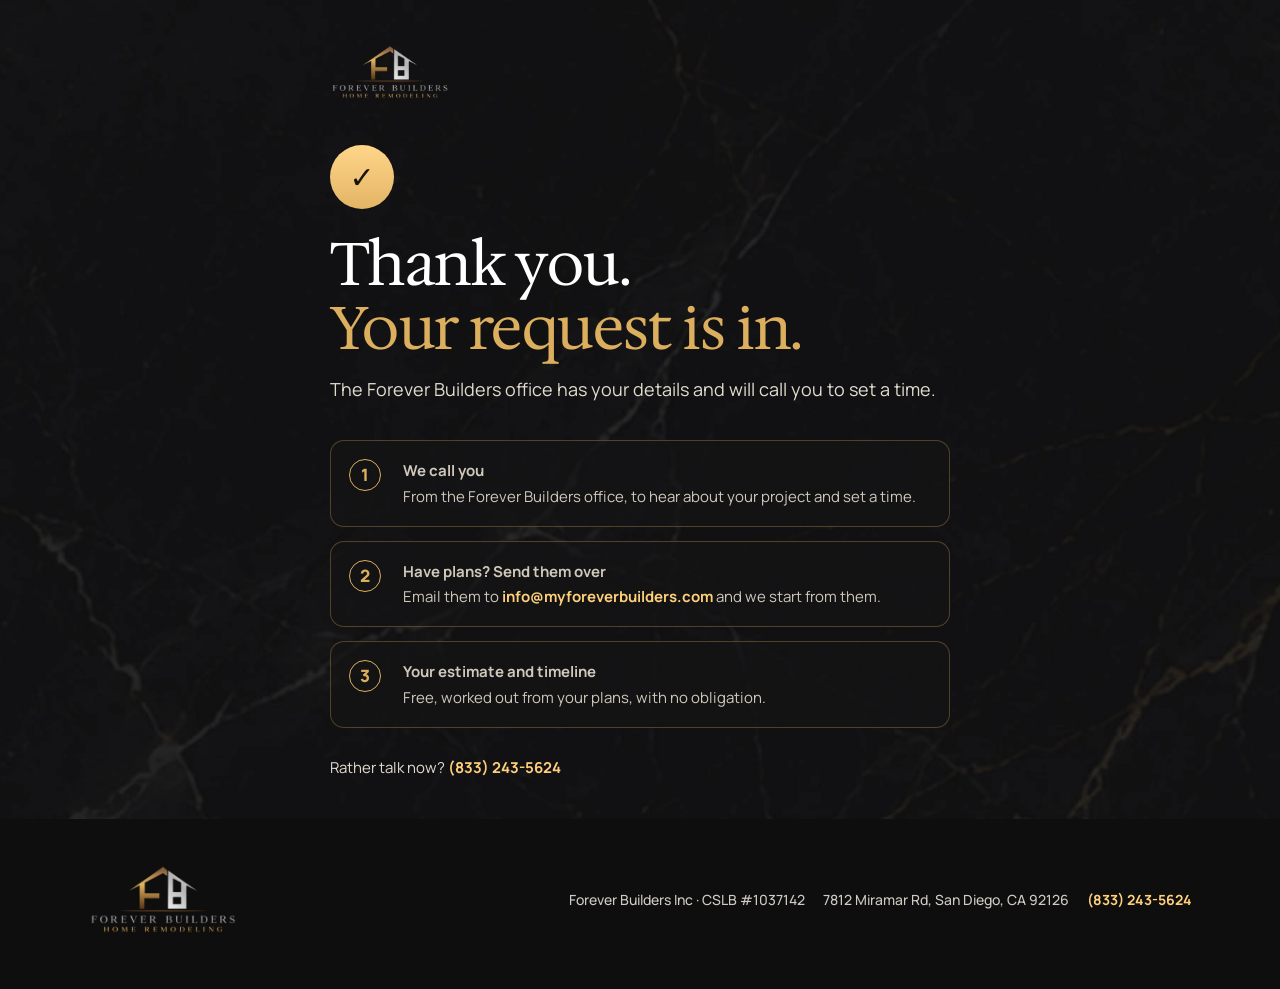
<file: 1-adu/thanks/index.html>
<!doctype html>
<html lang="en" data-page="adu-thanks" data-endpoint="">
<head>
<meta charset="utf-8">
<meta name="viewport" content="width=device-width,initial-scale=1,viewport-fit=cover">
<meta name="robots" content="noindex,nofollow">
<title>Thank you · Forever Builders</title>
<link rel="preconnect" href="https://fonts.googleapis.com"><link rel="preconnect" href="https://fonts.gstatic.com" crossorigin>
<link href="https://fonts.googleapis.com/css2?family=Hedvig+Letters+Serif:opsz@12..24&family=Manrope:wght@400;500;600;700;800&display=swap" rel="stylesheet">
<link rel="stylesheet" href="../../_shared/fb.css">
<style>
body{background:#0b0b0c url(../../_assets/site/wide-black-marble-bg.webp) center/cover fixed;color:#fff;min-height:100svh;display:flex;flex-direction:column}
main{flex:1;display:grid;place-items:center;padding:40px var(--gut)}
.box{max-width:620px;width:100%}
.box>img{width:120px;margin-bottom:40px}
.ok{width:64px;height:64px;border-radius:50%;background:var(--gold-grad);display:grid;place-items:center;color:#1a1408;font-size:30px;font-weight:800;margin-bottom:24px}
h1{font-size:clamp(38px,6vw,60px)}
h1 .pk{display:inline}
.lead{font-size:18px;color:#e2dccf;margin-top:16px}
ol{list-style:none;padding:0;margin:36px 0 0;display:grid;gap:14px;counter-reset:n}
li{display:grid;grid-template-columns:40px 1fr;gap:14px;align-items:start;padding:18px;border:1px solid rgba(220,175,94,.3);border-radius:14px;background:rgba(20,20,22,.7)}
li::before{counter-increment:n;content:counter(n);width:32px;height:32px;border-radius:50%;border:1.5px solid var(--gold);color:var(--gold);display:grid;place-items:center;font-weight:800}
li b{display:block;margin-bottom:2px}
li span{color:#cfc8bb;font-size:15px}
li a{color:var(--gold-hi);font-weight:700;text-decoration:none}
</style>
<script src="../copy.js"></script>
<script src="../../_shared/fb.js" defer></script>
</head>
<body>
<main>
  <div class="box">
    <img src="../../_assets/logo.png" alt="Forever Builders Home Remodeling">
    <div class="ok">✓</div>
    <h1>Thank you<span id="nm"></span>.<br><span class="pk">Your request is in.</span></h1>
    <p class="lead">The Forever Builders office has your details and will call you to set a time.</p>
    <ol>
      <li><span><b>We call you</b><span>From the Forever Builders office, to hear about your project and set a time.</span></span></li>
      <li><span><b>Have plans? Send them over</b><span>Email them to <a href="mailto:info@myforeverbuilders.com">info@myforeverbuilders.com</a> and we start from them.</span></span></li>
      <li><span><b>Your estimate and timeline</b><span>Free, worked out from your plans, with no obligation.</span></span></li>
    </ol>
    <p class="lead" style="font-size:15px;margin-top:28px">Rather talk now? <a href="tel:+18332435624" style="color:var(--gold-hi);font-weight:700;text-decoration:none">(833) 243-5624</a></p>
  </div>
</main>
<footer class="foot"><div class="wrap"><img src="../../_assets/logo.png" alt="Forever Builders"><div class="legal"><span>Forever Builders Inc · CSLB #1037142</span><span>7812 Miramar Rd, San Diego, CA 92126</span><a href="tel:+18332435624">(833) 243-5624</a></div></div></footer>
<script>
try{var n=sessionStorage.getItem('fb_first');if(n)document.getElementById('nm').textContent=', '+n.replace(/[<>]/g,'').slice(0,30)}catch(e){}
addEventListener('DOMContentLoaded',function(){window.FB&&FB.track('thanks_view')});
</script>
</body>
</html>
</file>
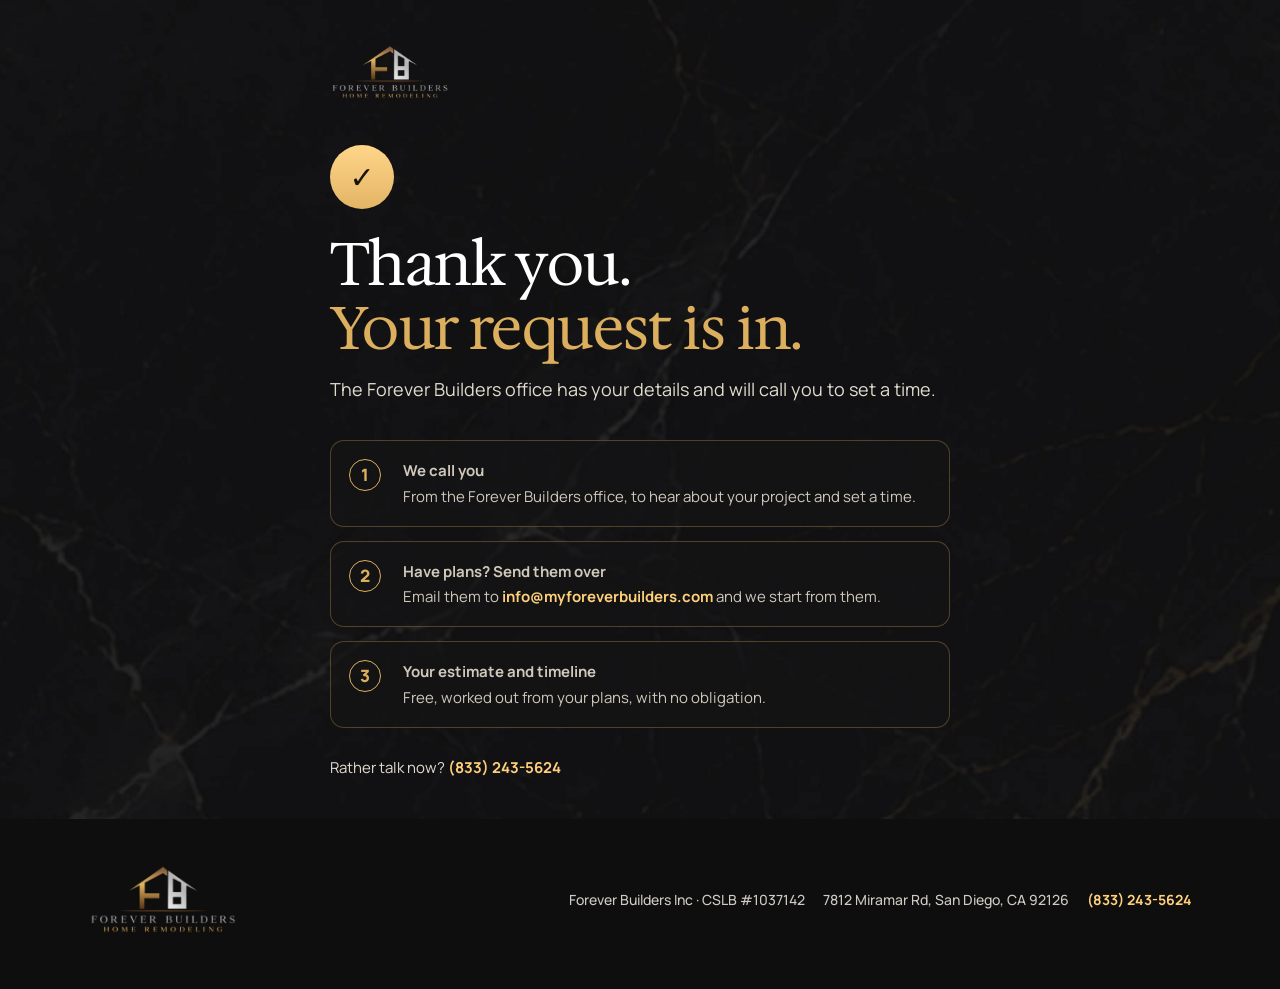
<file: 2-plans/thanks/index.html>
<!doctype html>
<html lang="en" data-page="plans-thanks" data-endpoint="">
<head>
<meta charset="utf-8">
<meta name="viewport" content="width=device-width,initial-scale=1,viewport-fit=cover">
<meta name="robots" content="noindex,nofollow">
<title>Thank you · Forever Builders</title>
<link rel="preconnect" href="https://fonts.googleapis.com"><link rel="preconnect" href="https://fonts.gstatic.com" crossorigin>
<link href="https://fonts.googleapis.com/css2?family=Hedvig+Letters+Serif:opsz@12..24&family=Manrope:wght@400;500;600;700;800&display=swap" rel="stylesheet">
<link rel="stylesheet" href="../../_shared/fb.css">
<style>
body{background:#0b0b0c url(../../_assets/site/wide-black-marble-bg.webp) center/cover fixed;color:#fff;min-height:100svh;display:flex;flex-direction:column}
main{flex:1;display:grid;place-items:center;padding:40px var(--gut)}
.box{max-width:620px;width:100%}
.box>img{width:120px;margin-bottom:40px}
.ok{width:64px;height:64px;border-radius:50%;background:var(--gold-grad);display:grid;place-items:center;color:#1a1408;font-size:30px;font-weight:800;margin-bottom:24px}
h1{font-size:clamp(38px,6vw,60px)}
h1 .pk{display:inline}
.lead{font-size:18px;color:#e2dccf;margin-top:16px}
ol{list-style:none;padding:0;margin:36px 0 0;display:grid;gap:14px;counter-reset:n}
li{display:grid;grid-template-columns:40px 1fr;gap:14px;align-items:start;padding:18px;border:1px solid rgba(220,175,94,.3);border-radius:14px;background:rgba(20,20,22,.7)}
li::before{counter-increment:n;content:counter(n);width:32px;height:32px;border-radius:50%;border:1.5px solid var(--gold);color:var(--gold);display:grid;place-items:center;font-weight:800}
li b{display:block;margin-bottom:2px}
li span{color:#cfc8bb;font-size:15px}
li a{color:var(--gold-hi);font-weight:700;text-decoration:none}
</style>
<script src="../copy.js"></script>
<script src="../../_shared/fb.js" defer></script>
</head>
<body>
<main>
  <div class="box">
    <img src="../../_assets/logo.png" alt="Forever Builders Home Remodeling">
    <div class="ok">✓</div>
    <h1>Thank you<span id="nm"></span>.<br><span class="pk">Your request is in.</span></h1>
    <p class="lead">The Forever Builders office has your details and will call you to set a time.</p>
    <ol>
      <li><span><b>We call you</b><span>From the Forever Builders office, to hear about your project and set a time.</span></span></li>
      <li><span><b>Have plans? Send them over</b><span>Email them to <a href="mailto:info@myforeverbuilders.com">info@myforeverbuilders.com</a> and we start from them.</span></span></li>
      <li><span><b>Your estimate and timeline</b><span>Free, worked out from your plans, with no obligation.</span></span></li>
    </ol>
    <p class="lead" style="font-size:15px;margin-top:28px">Rather talk now? <a href="tel:+18332435624" style="color:var(--gold-hi);font-weight:700;text-decoration:none">(833) 243-5624</a></p>
  </div>
</main>
<footer class="foot"><div class="wrap"><img src="../../_assets/logo.png" alt="Forever Builders"><div class="legal"><span>Forever Builders Inc · CSLB #1037142</span><span>7812 Miramar Rd, San Diego, CA 92126</span><a href="tel:+18332435624">(833) 243-5624</a></div></div></footer>
<script>
try{var n=sessionStorage.getItem('fb_first');if(n)document.getElementById('nm').textContent=', '+n.replace(/[<>]/g,'').slice(0,30)}catch(e){}
addEventListener('DOMContentLoaded',function(){window.FB&&FB.track('thanks_view')});
</script>
</body>
</html>
</file>
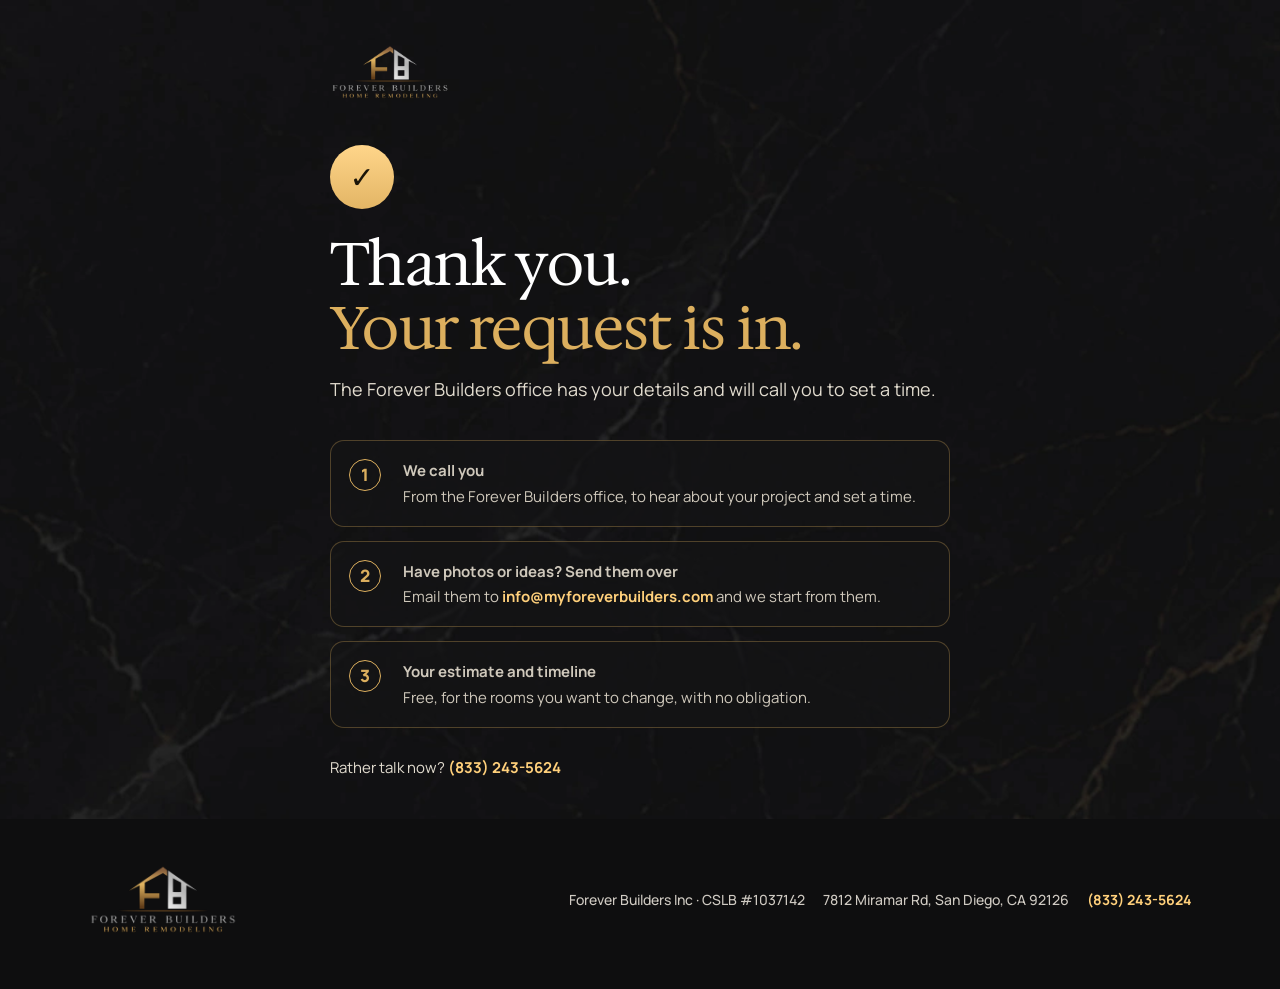
<file: 3-kitchen-bath/thanks/index.html>
<!doctype html>
<html lang="en" data-page="kitchen-thanks" data-endpoint="">
<head>
<meta charset="utf-8">
<meta name="viewport" content="width=device-width,initial-scale=1,viewport-fit=cover">
<meta name="robots" content="noindex,nofollow">
<title>Thank you · Forever Builders</title>
<link rel="preconnect" href="https://fonts.googleapis.com"><link rel="preconnect" href="https://fonts.gstatic.com" crossorigin>
<link href="https://fonts.googleapis.com/css2?family=Hedvig+Letters+Serif:opsz@12..24&family=Manrope:wght@400;500;600;700;800&display=swap" rel="stylesheet">
<link rel="stylesheet" href="../../_shared/fb.css">
<style>
body{background:#0b0b0c url(../../_assets/site/wide-black-marble-bg.webp) center/cover fixed;color:#fff;min-height:100svh;display:flex;flex-direction:column}
main{flex:1;display:grid;place-items:center;padding:40px var(--gut)}
.box{max-width:620px;width:100%}
.box>img{width:120px;margin-bottom:40px}
.ok{width:64px;height:64px;border-radius:50%;background:var(--gold-grad);display:grid;place-items:center;color:#1a1408;font-size:30px;font-weight:800;margin-bottom:24px}
h1{font-size:clamp(38px,6vw,60px)}
h1 .pk{display:inline}
.lead{font-size:18px;color:#e2dccf;margin-top:16px}
ol{list-style:none;padding:0;margin:36px 0 0;display:grid;gap:14px;counter-reset:n}
li{display:grid;grid-template-columns:40px 1fr;gap:14px;align-items:start;padding:18px;border:1px solid rgba(220,175,94,.3);border-radius:14px;background:rgba(20,20,22,.7)}
li::before{counter-increment:n;content:counter(n);width:32px;height:32px;border-radius:50%;border:1.5px solid var(--gold);color:var(--gold);display:grid;place-items:center;font-weight:800}
li b{display:block;margin-bottom:2px}
li span{color:#cfc8bb;font-size:15px}
li a{color:var(--gold-hi);font-weight:700;text-decoration:none}
</style>
<script src="../copy.js"></script>
<script src="../../_shared/fb.js" defer></script>
</head>
<body>
<main>
  <div class="box">
    <img src="../../_assets/logo.png" alt="Forever Builders Home Remodeling">
    <div class="ok">✓</div>
    <h1>Thank you<span id="nm"></span>.<br><span class="pk">Your request is in.</span></h1>
    <p class="lead">The Forever Builders office has your details and will call you to set a time.</p>
    <ol>
      <li><span><b>We call you</b><span>From the Forever Builders office, to hear about your project and set a time.</span></span></li>
      <li><span><b>Have photos or ideas? Send them over</b><span>Email them to <a href="mailto:info@myforeverbuilders.com">info@myforeverbuilders.com</a> and we start from them.</span></span></li>
      <li><span><b>Your estimate and timeline</b><span>Free, for the rooms you want to change, with no obligation.</span></span></li>
    </ol>
    <p class="lead" style="font-size:15px;margin-top:28px">Rather talk now? <a href="tel:+18332435624" style="color:var(--gold-hi);font-weight:700;text-decoration:none">(833) 243-5624</a></p>
  </div>
</main>
<footer class="foot"><div class="wrap"><img src="../../_assets/logo.png" alt="Forever Builders"><div class="legal"><span>Forever Builders Inc · CSLB #1037142</span><span>7812 Miramar Rd, San Diego, CA 92126</span><a href="tel:+18332435624">(833) 243-5624</a></div></div></footer>
<script>
try{var n=sessionStorage.getItem('fb_first');if(n)document.getElementById('nm').textContent=', '+n.replace(/[<>]/g,'').slice(0,30)}catch(e){}
addEventListener('DOMContentLoaded',function(){window.FB&&FB.track('thanks_view')});
</script>
</body>
</html>
</file>
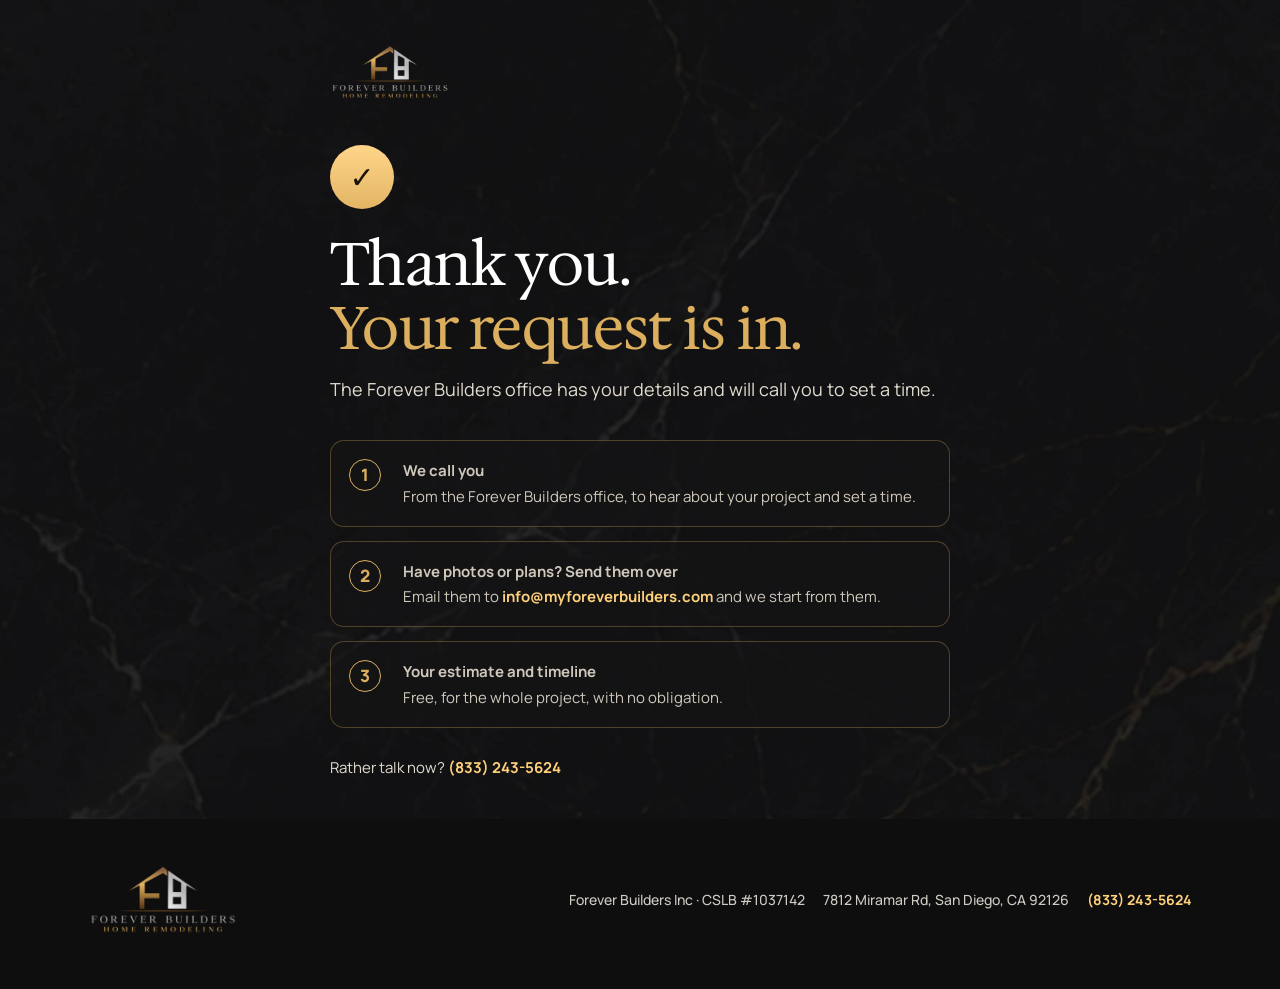
<file: 4-full-remodel/thanks/index.html>
<!doctype html>
<html lang="en" data-page="remodel-thanks" data-endpoint="">
<head>
<meta charset="utf-8">
<meta name="viewport" content="width=device-width,initial-scale=1,viewport-fit=cover">
<meta name="robots" content="noindex,nofollow">
<title>Thank you · Forever Builders</title>
<link rel="preconnect" href="https://fonts.googleapis.com"><link rel="preconnect" href="https://fonts.gstatic.com" crossorigin>
<link href="https://fonts.googleapis.com/css2?family=Hedvig+Letters+Serif:opsz@12..24&family=Manrope:wght@400;500;600;700;800&display=swap" rel="stylesheet">
<link rel="stylesheet" href="../../_shared/fb.css">
<style>
body{background:#0b0b0c url(../../_assets/site/wide-black-marble-bg.webp) center/cover fixed;color:#fff;min-height:100svh;display:flex;flex-direction:column}
main{flex:1;display:grid;place-items:center;padding:40px var(--gut)}
.box{max-width:620px;width:100%}
.box>img{width:120px;margin-bottom:40px}
.ok{width:64px;height:64px;border-radius:50%;background:var(--gold-grad);display:grid;place-items:center;color:#1a1408;font-size:30px;font-weight:800;margin-bottom:24px}
h1{font-size:clamp(38px,6vw,60px)}
h1 .pk{display:inline}
.lead{font-size:18px;color:#e2dccf;margin-top:16px}
ol{list-style:none;padding:0;margin:36px 0 0;display:grid;gap:14px;counter-reset:n}
li{display:grid;grid-template-columns:40px 1fr;gap:14px;align-items:start;padding:18px;border:1px solid rgba(220,175,94,.3);border-radius:14px;background:rgba(20,20,22,.7)}
li::before{counter-increment:n;content:counter(n);width:32px;height:32px;border-radius:50%;border:1.5px solid var(--gold);color:var(--gold);display:grid;place-items:center;font-weight:800}
li b{display:block;margin-bottom:2px}
li span{color:#cfc8bb;font-size:15px}
li a{color:var(--gold-hi);font-weight:700;text-decoration:none}
</style>
<script src="../copy.js"></script>
<script src="../../_shared/fb.js" defer></script>
</head>
<body>
<main>
  <div class="box">
    <img src="../../_assets/logo.png" alt="Forever Builders Home Remodeling">
    <div class="ok">✓</div>
    <h1>Thank you<span id="nm"></span>.<br><span class="pk">Your request is in.</span></h1>
    <p class="lead">The Forever Builders office has your details and will call you to set a time.</p>
    <ol>
      <li><span><b>We call you</b><span>From the Forever Builders office, to hear about your project and set a time.</span></span></li>
      <li><span><b>Have photos or plans? Send them over</b><span>Email them to <a href="mailto:info@myforeverbuilders.com">info@myforeverbuilders.com</a> and we start from them.</span></span></li>
      <li><span><b>Your estimate and timeline</b><span>Free, for the whole project, with no obligation.</span></span></li>
    </ol>
    <p class="lead" style="font-size:15px;margin-top:28px">Rather talk now? <a href="tel:+18332435624" style="color:var(--gold-hi);font-weight:700;text-decoration:none">(833) 243-5624</a></p>
  </div>
</main>
<footer class="foot"><div class="wrap"><img src="../../_assets/logo.png" alt="Forever Builders"><div class="legal"><span>Forever Builders Inc · CSLB #1037142</span><span>7812 Miramar Rd, San Diego, CA 92126</span><a href="tel:+18332435624">(833) 243-5624</a></div></div></footer>
<script>
try{var n=sessionStorage.getItem('fb_first');if(n)document.getElementById('nm').textContent=', '+n.replace(/[<>]/g,'').slice(0,30)}catch(e){}
addEventListener('DOMContentLoaded',function(){window.FB&&FB.track('thanks_view')});
</script>
</body>
</html>
</file>
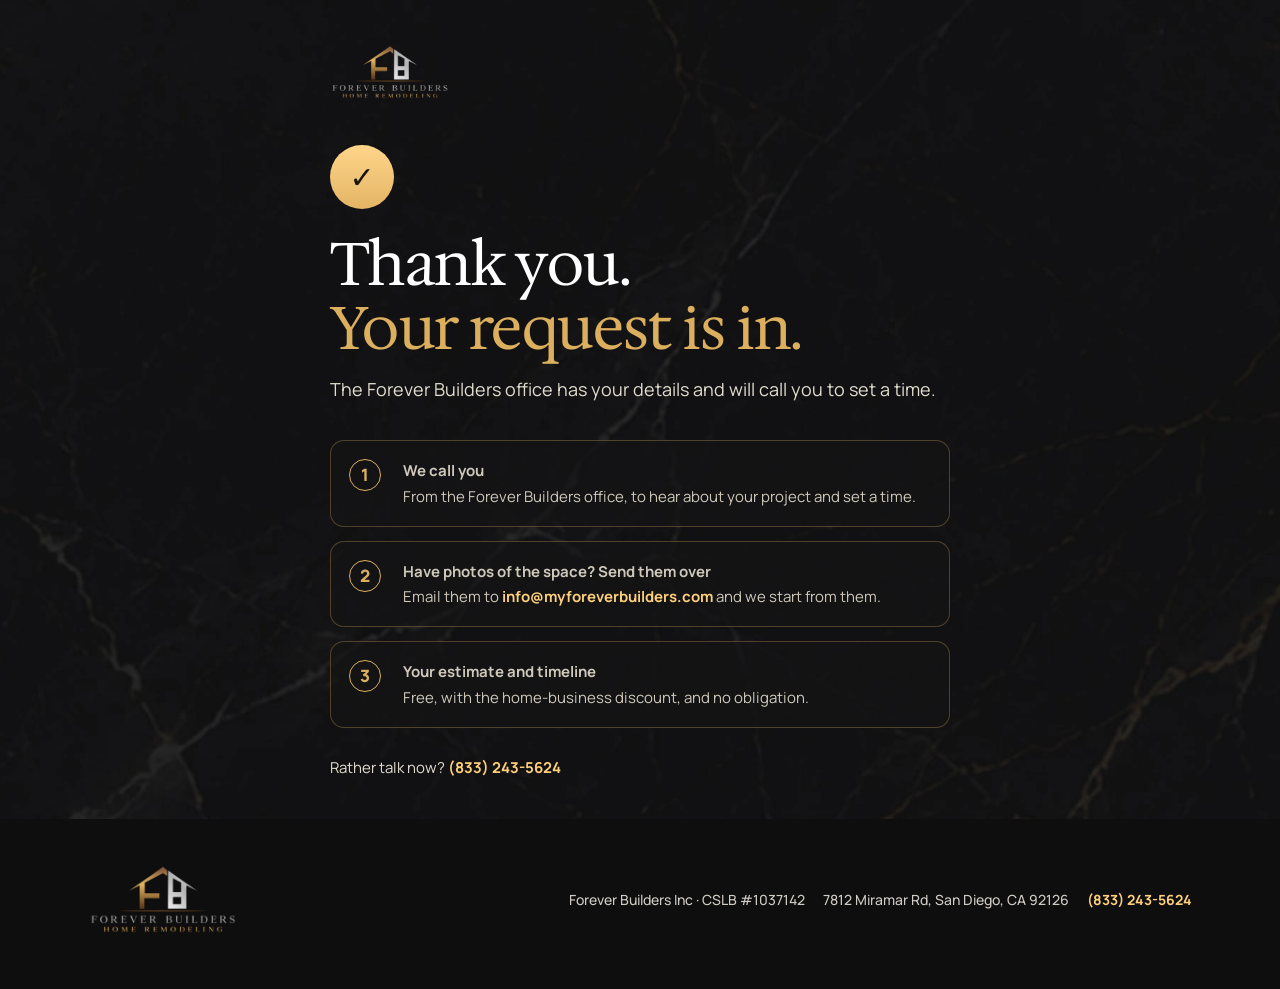
<file: 5-home-office/thanks/index.html>
<!doctype html>
<html lang="en" data-page="office-thanks" data-endpoint="">
<head>
<meta charset="utf-8">
<meta name="viewport" content="width=device-width,initial-scale=1,viewport-fit=cover">
<meta name="robots" content="noindex,nofollow">
<title>Thank you · Forever Builders</title>
<link rel="preconnect" href="https://fonts.googleapis.com"><link rel="preconnect" href="https://fonts.gstatic.com" crossorigin>
<link href="https://fonts.googleapis.com/css2?family=Hedvig+Letters+Serif:opsz@12..24&family=Manrope:wght@400;500;600;700;800&display=swap" rel="stylesheet">
<link rel="stylesheet" href="../../_shared/fb.css">
<style>
body{background:#0b0b0c url(../../_assets/site/wide-black-marble-bg.webp) center/cover fixed;color:#fff;min-height:100svh;display:flex;flex-direction:column}
main{flex:1;display:grid;place-items:center;padding:40px var(--gut)}
.box{max-width:620px;width:100%}
.box>img{width:120px;margin-bottom:40px}
.ok{width:64px;height:64px;border-radius:50%;background:var(--gold-grad);display:grid;place-items:center;color:#1a1408;font-size:30px;font-weight:800;margin-bottom:24px}
h1{font-size:clamp(38px,6vw,60px)}
h1 .pk{display:inline}
.lead{font-size:18px;color:#e2dccf;margin-top:16px}
ol{list-style:none;padding:0;margin:36px 0 0;display:grid;gap:14px;counter-reset:n}
li{display:grid;grid-template-columns:40px 1fr;gap:14px;align-items:start;padding:18px;border:1px solid rgba(220,175,94,.3);border-radius:14px;background:rgba(20,20,22,.7)}
li::before{counter-increment:n;content:counter(n);width:32px;height:32px;border-radius:50%;border:1.5px solid var(--gold);color:var(--gold);display:grid;place-items:center;font-weight:800}
li b{display:block;margin-bottom:2px}
li span{color:#cfc8bb;font-size:15px}
li a{color:var(--gold-hi);font-weight:700;text-decoration:none}
</style>
<script src="../copy.js"></script>
<script src="../../_shared/fb.js" defer></script>
</head>
<body>
<main>
  <div class="box">
    <img src="../../_assets/logo.png" alt="Forever Builders Home Remodeling">
    <div class="ok">✓</div>
    <h1>Thank you<span id="nm"></span>.<br><span class="pk">Your request is in.</span></h1>
    <p class="lead">The Forever Builders office has your details and will call you to set a time.</p>
    <ol>
      <li><span><b>We call you</b><span>From the Forever Builders office, to hear about your project and set a time.</span></span></li>
      <li><span><b>Have photos of the space? Send them over</b><span>Email them to <a href="mailto:info@myforeverbuilders.com">info@myforeverbuilders.com</a> and we start from them.</span></span></li>
      <li><span><b>Your estimate and timeline</b><span>Free, with the home-business discount, and no obligation.</span></span></li>
    </ol>
    <p class="lead" style="font-size:15px;margin-top:28px">Rather talk now? <a href="tel:+18332435624" style="color:var(--gold-hi);font-weight:700;text-decoration:none">(833) 243-5624</a></p>
  </div>
</main>
<footer class="foot"><div class="wrap"><img src="../../_assets/logo.png" alt="Forever Builders"><div class="legal"><span>Forever Builders Inc · CSLB #1037142</span><span>7812 Miramar Rd, San Diego, CA 92126</span><a href="tel:+18332435624">(833) 243-5624</a></div></div></footer>
<script>
try{var n=sessionStorage.getItem('fb_first');if(n)document.getElementById('nm').textContent=', '+n.replace(/[<>]/g,'').slice(0,30)}catch(e){}
addEventListener('DOMContentLoaded',function(){window.FB&&FB.track('thanks_view')});
</script>
</body>
</html>
</file>
<file: _shared/fb.css>
/* Forever Builders: brand tokens pulled from myforeverbuilders.com and their /lp/ pages. Shared by every option. */
:root{
  --ink:#0E0E0F; --ink-2:#18181A; --ink-3:#232326; --line-d:rgba(255,255,255,.12);
  --gold:#DCAF5E; --gold-hi:#FFD07B; --gold-lo:#B98A3E; --gold-grad:linear-gradient(180deg,#FFD58A 0%,#E3B565 100%);
  --taupe:#9A8A78; --sand:#D3C6B3; --ivory:#F5F2EC; --paper:#FBF9F5; --text:#1A1A1A; --mute:#6B655D; --line:#E3DCD0;
  --serif:"Hedvig Letters Serif",Georgia,serif; --sans:Manrope,system-ui,-apple-system,Segoe UI,sans-serif; --didot:"Bodoni Moda",Didot,Georgia,serif;
  --r:14px; --gut:clamp(16px,4vw,48px); --max:1200px;
}
*,*::before,*::after{box-sizing:border-box}
html{-webkit-text-size-adjust:100%;scroll-behavior:auto}
body{margin:0;font-family:var(--sans);font-size:17px;line-height:1.55;color:var(--text);background:var(--paper);overflow-x:hidden}
img{max-width:100%;display:block}
h1,h2,h3{font-family:var(--serif);font-weight:400;line-height:1.06;margin:0;letter-spacing:-.01em}
p{margin:0}
a{color:inherit}
.wrap{width:100%;max-width:var(--max);margin:0 auto;padding:0 var(--gut)}
.pk{display:block;color:var(--gold)}
.eyebrow{font:700 12px/1.2 var(--sans);letter-spacing:.16em;text-transform:uppercase;color:var(--gold)}
.sr{position:absolute;width:1px;height:1px;overflow:hidden;clip:rect(0 0 0 0)}

/* buttons */
.btn{display:inline-flex;align-items:center;justify-content:center;gap:10px;min-height:56px;padding:0 28px;border:0;border-radius:10px;
  font:800 15px/1 var(--sans);letter-spacing:.06em;text-transform:uppercase;text-decoration:none;cursor:pointer;color:#1a1408;background:var(--gold-grad);
  box-shadow:0 10px 30px -10px rgba(227,181,101,.7),inset 0 1px 0 rgba(255,255,255,.5);transition:transform .15s,box-shadow .15s}
.btn:hover{transform:translateY(-1px);box-shadow:0 14px 34px -10px rgba(227,181,101,.85),inset 0 1px 0 rgba(255,255,255,.5)}
.btn:focus-visible,.opt:focus-visible,.fb-field input:focus-visible{outline:3px solid var(--gold-hi);outline-offset:2px}
.btn-wide{width:100%}
.btn .arr{font-size:18px;letter-spacing:0}

/* questionnaire */
.fb-step{border:0;margin:0;padding:0;min-width:0}
.fb-q{font:700 15px/1.3 var(--sans);margin:0 0 12px;display:block}
.opts{display:grid;gap:10px}
.opt{display:flex;align-items:center;gap:12px;width:100%;min-height:52px;padding:12px 16px;border-radius:10px;cursor:pointer;text-align:left;
  font:600 15px/1.25 var(--sans);border:1.5px solid var(--line);background:#fff;color:var(--text);transition:border-color .15s,background .15s}
.opt::before{content:"";flex:none;width:18px;height:18px;border-radius:50%;border:1.5px solid currentColor;opacity:.45}
.opt[aria-pressed="true"]{border-color:var(--gold);background:#FFF8EA}
.opt[aria-pressed="true"]::before{opacity:1;border-color:var(--gold-lo);background:radial-gradient(circle,var(--gold-lo) 0 45%,transparent 50%)}
.is-missing .fb-q{color:#B3261E}
.is-missing .fb-q::after{content:"  Pick one";font-weight:600}
.fb-field{display:block;margin:0 0 12px}
.fb-field span{display:block;font:700 12px/1.2 var(--sans);letter-spacing:.06em;text-transform:uppercase;margin:0 0 6px;opacity:.75}
.fb-field input{width:100%;height:52px;padding:0 14px;border-radius:10px;border:1.5px solid var(--line);background:#fff;color:var(--text);font:500 16px var(--sans)}
.fb-field.is-bad input{border-color:#B3261E}
.fb-field.is-bad span::after{content:" · check this";color:#B3261E;text-transform:none;letter-spacing:0}
.fb-file{position:relative;display:flex;align-items:center;gap:10px;font:600 14px/1.3 var(--sans);margin:2px 0 14px;cursor:pointer;opacity:.9}
.fb-file::before{content:"+";display:grid;place-items:center;flex:none;width:30px;height:30px;border-radius:8px;border:1.5px dashed currentColor;font-weight:700;opacity:.7}
.fb-file input{position:absolute;inset:0;opacity:0;cursor:pointer}
.fb-file.has-file::before{content:"✓";border-style:solid;color:var(--gold)}
.fb-fine{font:500 13px/1.45 var(--sans);opacity:.7;margin-top:12px;text-align:center}
.row2{display:grid;grid-template-columns:1fr 1fr;gap:0 12px}
@media (max-width:420px){.row2{grid-template-columns:1fr}}


/* the offer, same badge on every version: FREE ESTIMATE leads the hero */
.offer-tag{display:flex;flex-wrap:wrap;align-items:center;gap:10px 16px}
.ot-main{display:inline-flex;align-items:center;gap:10px;padding:12px 22px;border-radius:999px;background:var(--gold-grad);color:#1a1408;
  font:800 clamp(16px,1.6vw,20px)/1 var(--sans);letter-spacing:.1em;text-transform:uppercase;box-shadow:0 10px 26px -10px rgba(227,181,101,.75),inset 0 1px 0 rgba(255,255,255,.5)}
.ot-main svg{width:20px;height:20px;flex:none}
.ot-sub{font:700 12px/1.3 var(--sans);letter-spacing:.14em;text-transform:uppercase;opacity:.85}

/* proof marks */
.stars{display:inline-flex;gap:2px;color:var(--gold)}
.stars svg{width:16px;height:16px}
.proofrow{display:flex;flex-wrap:wrap;gap:10px 22px;align-items:center;font:600 14px/1.3 var(--sans)}
.proofrow b{font-weight:800}
.proofrow .sep{width:1px;height:18px;background:currentColor;opacity:.25}

/* footer (identical on every page) */
.foot{background:var(--ink);color:#cfcac2;padding:40px 0 48px;font:500 14px/1.7 var(--sans)}
.foot .wrap{display:flex;flex-wrap:wrap;gap:18px 40px;align-items:center;justify-content:space-between}
.foot img{width:150px}
.foot a{color:var(--gold-hi);text-decoration:none;font-weight:700}
.foot .legal{display:flex;flex-wrap:wrap;gap:4px 18px}

@media (prefers-reduced-motion:reduce){*{animation:none!important;transition:none!important}}
</file>
